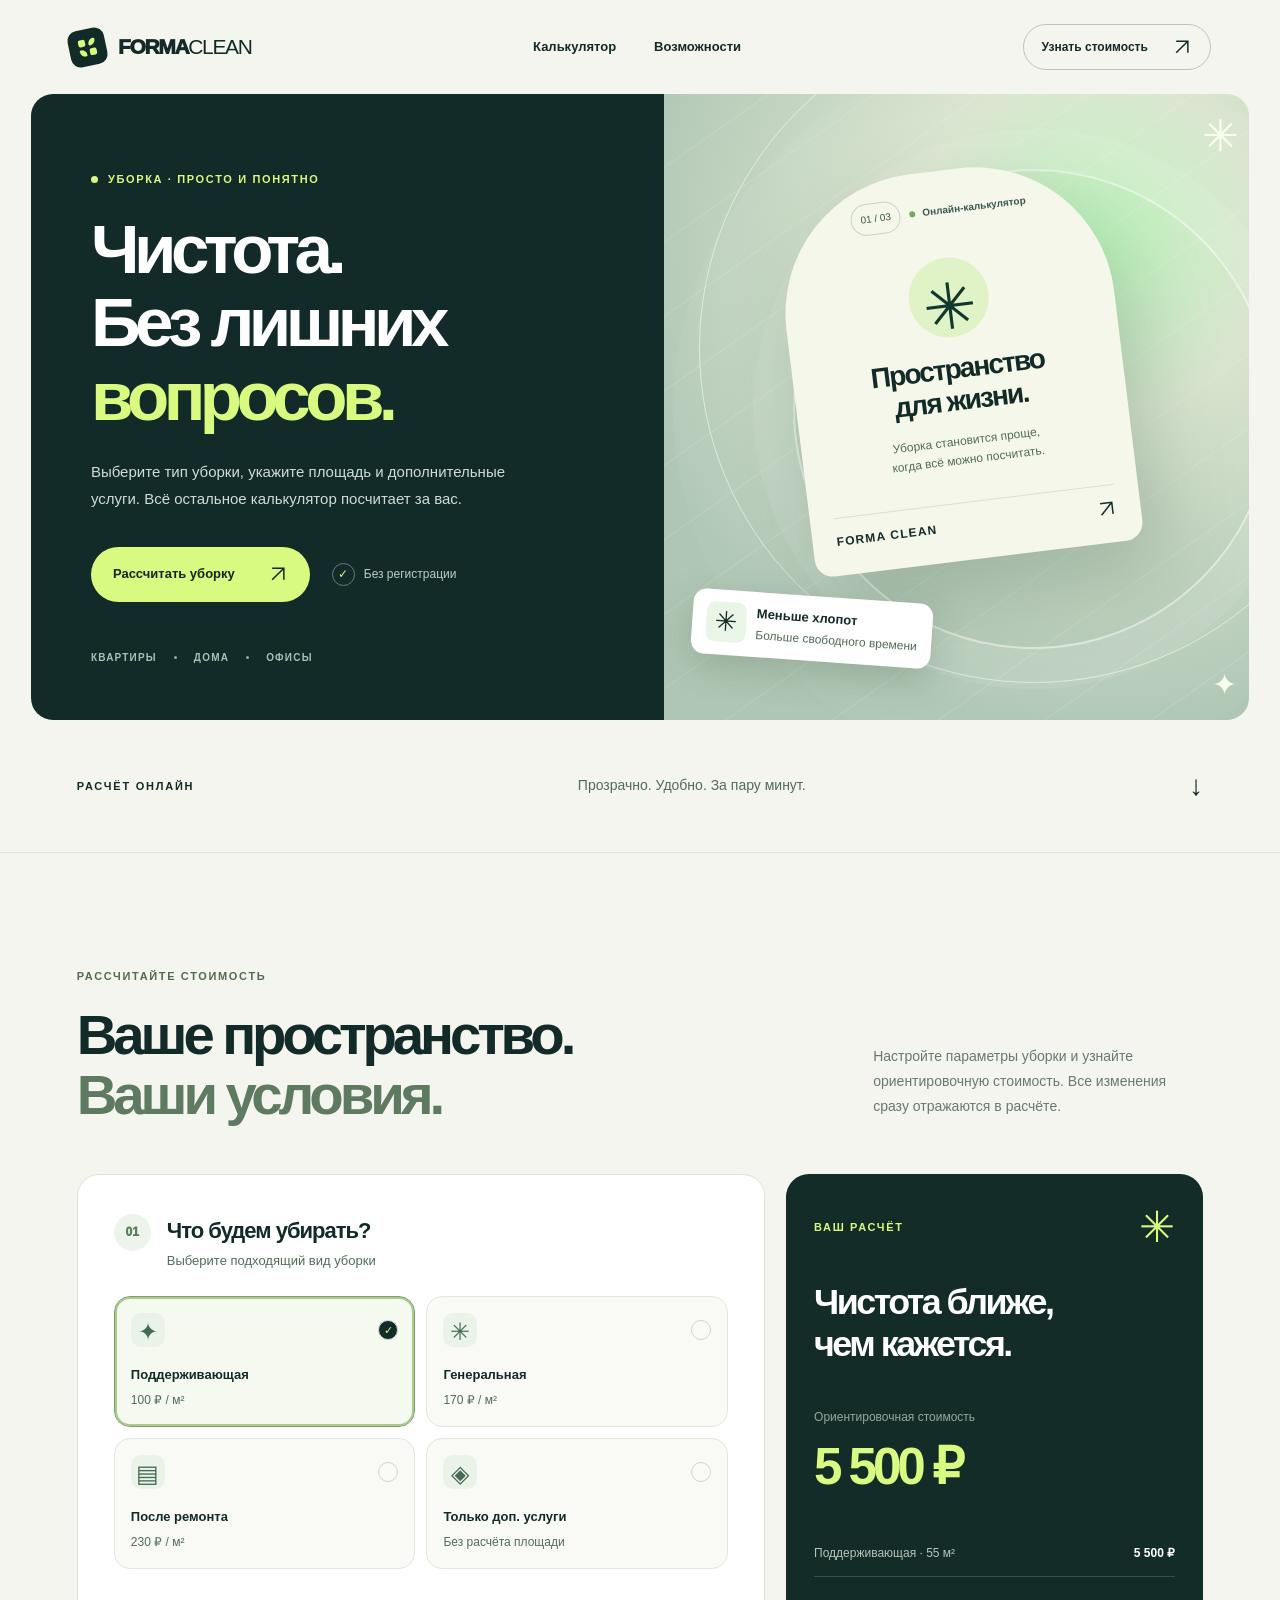
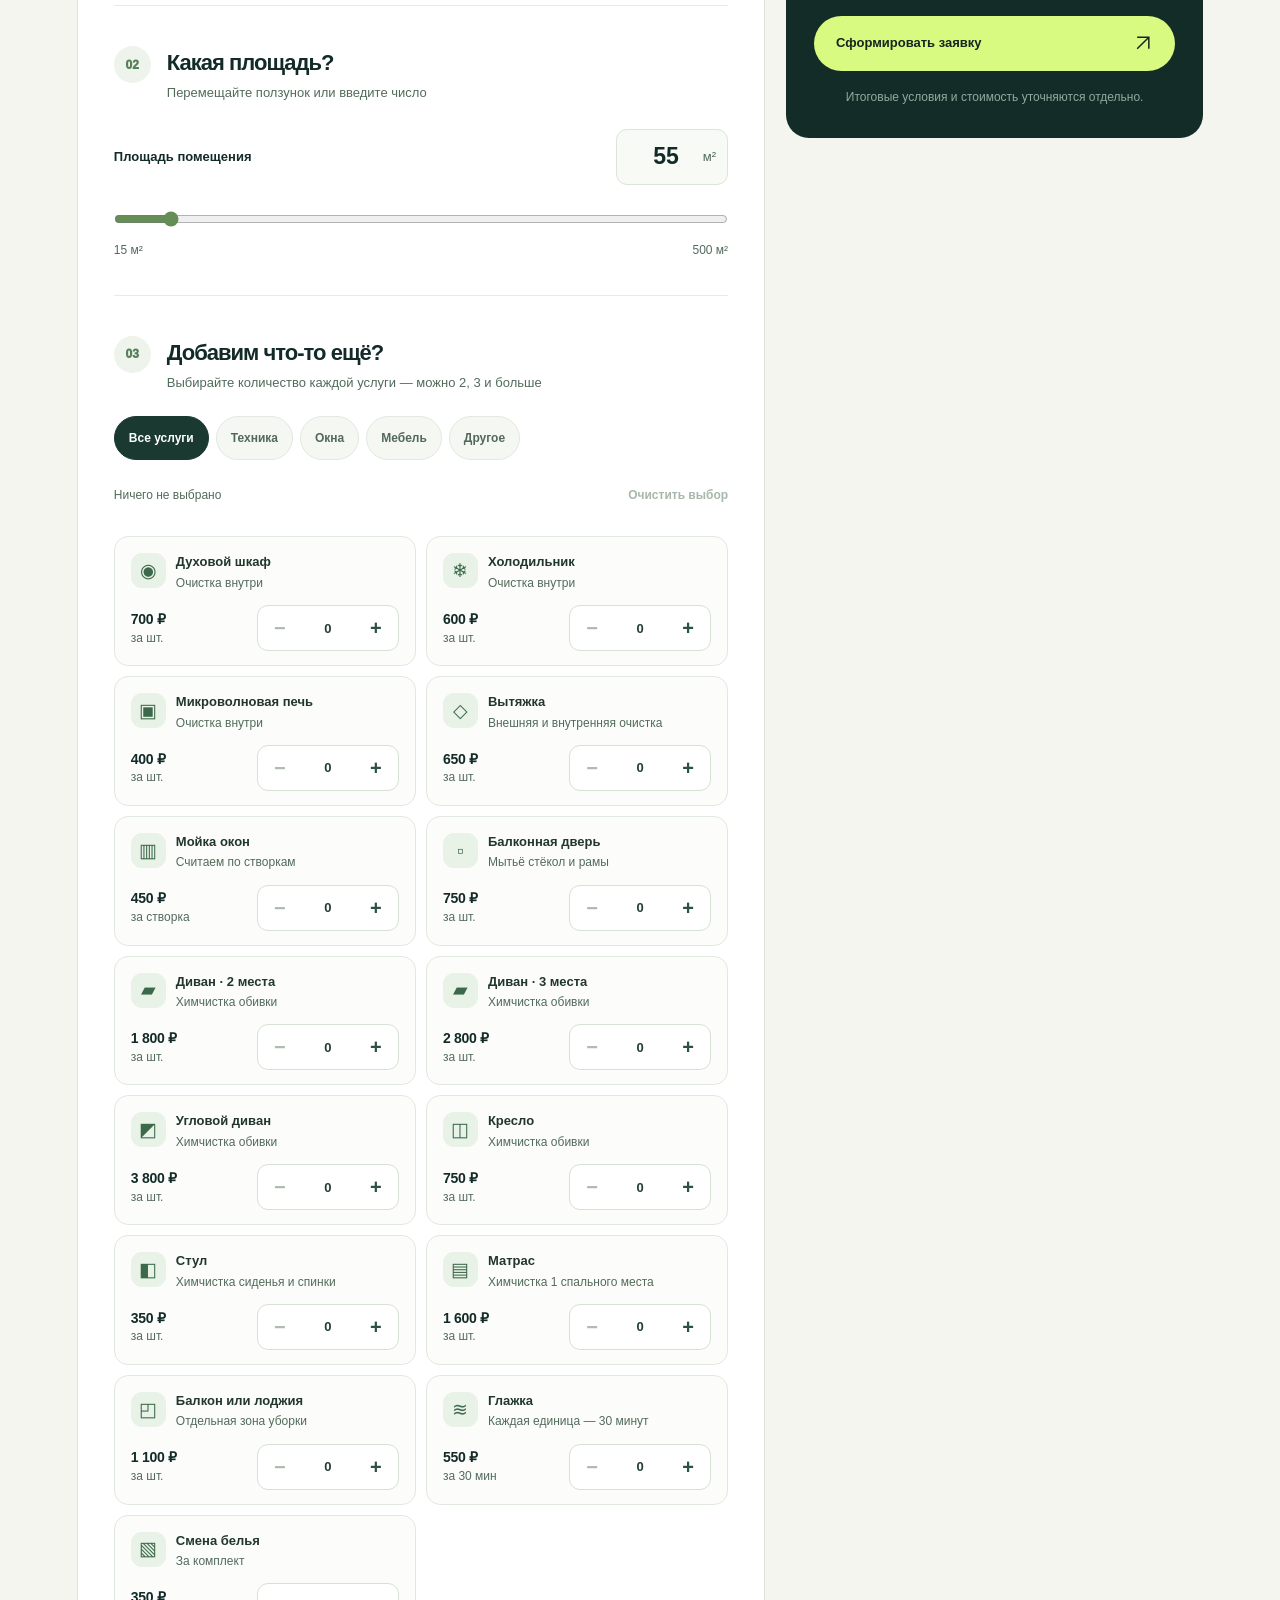
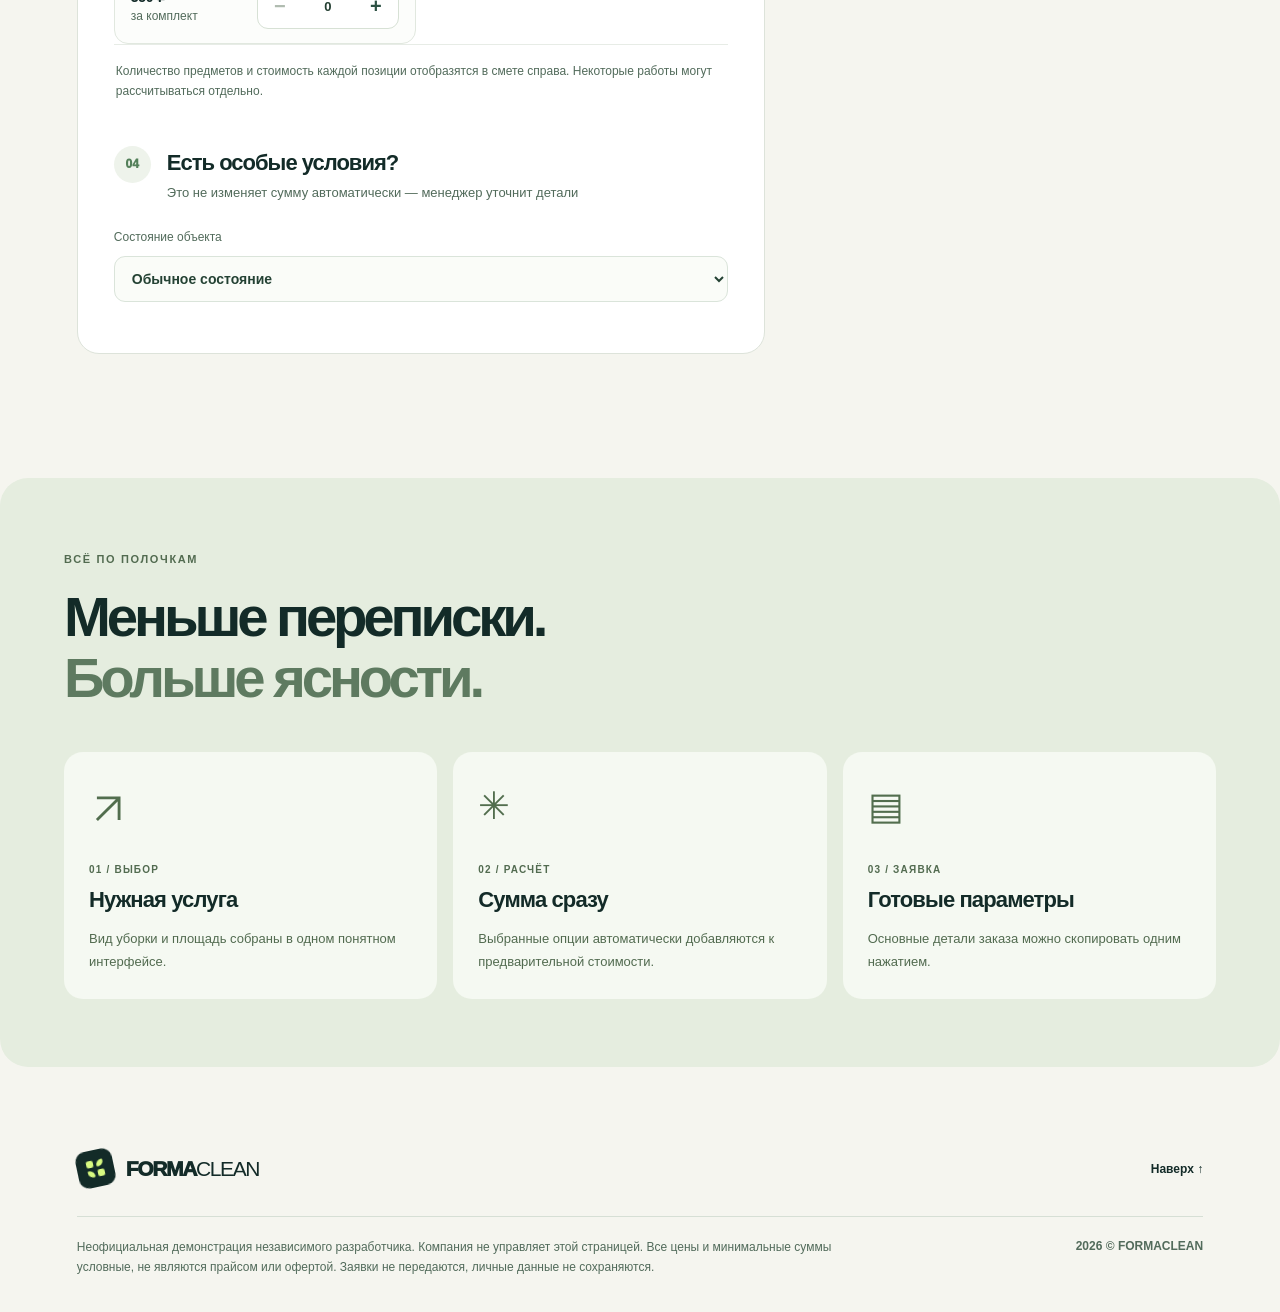
<file: index.html>
<!doctype html>
<html lang="ru">
<head>
  <meta charset="utf-8">
  <meta name="viewport" content="width=device-width, initial-scale=1">
  <meta name="theme-color" content="#142624">
  <meta name="robots" content="noindex,nofollow,noarchive">
  <meta name="description" content="Интерактивный калькулятор стоимости уборки: виды работ, площадь, дополнительные услуги и предварительная смета.">
  <title>FORMACLEAN — рассчитать уборку онлайн</title>
  <style>
:root{--ink:#132b28;--paper:#f5f5ef;--soft:#eaece4;--muted:#697873;--accent:#d8fa81;--white:#fff;--border:#dde3da}
*{box-sizing:border-box}html{scroll-behavior:smooth}body{margin:0;color:var(--ink);background:var(--paper);font:16px/1.55 Inter,ui-sans-serif,-apple-system,BlinkMacSystemFont,"Segoe UI",Arial,sans-serif;-webkit-font-smoothing:antialiased}a{color:inherit;text-decoration:none}h1,h2,h3,p{margin:0}button,input{font:inherit}button{cursor:pointer}a:focus-visible,button:focus-visible,input:focus-visible{outline:3px solid #eeb361;outline-offset:3px}button{color:inherit}.shell{overflow:hidden}.site-header,.hero,.intro-line,.calculator-section,.feature-section,.footer{max-width:1440px;margin:0 auto}
.site-header{padding:24px 5.4%;display:flex;gap:24px;justify-content:space-between;align-items:center}.wordmark{display:inline-flex;align-items:center;gap:12px;font-weight:950;font-size:21px;letter-spacing:-.065em;white-space:nowrap}.light-weight{font-weight:450}.mark{display:grid;grid-template-columns:repeat(2,7px);grid-template-rows:repeat(2,7px);gap:3px;background:var(--ink);border-radius:10px;padding:10px;transform:rotate(-12deg)}.mark i{display:block;background:var(--accent);border-radius:2px}.mark i:nth-child(2){border-radius:8px 2px 8px 2px}.mark i:nth-child(3){border-radius:2px 8px 2px 8px}.nav{display:flex;gap:38px;font-weight:650;font-size:13px}.nav a:hover{color:#648349}.header-cta{display:inline-flex;align-items:center;gap:24px;border-radius:100px;border:1px solid #b7c8b7;padding:12px 18px;font-size:12px;font-weight:800;white-space:nowrap;transition:.2s}.header-cta:hover{background:#d8efc2}.header-cta span{font-size:18px}
.hero{margin:0 auto 0;display:grid;grid-template-columns:52% 48%;min-height:615px;padding:0 2.4%}.hero-left{position:relative;background:var(--ink);color:var(--white);padding:77px 7.5% 55px 9.5%;display:flex;flex-direction:column;align-items:flex-start;justify-content:center;border-radius:22px 0 0 22px}.kicker,.overline{font-size:11px;letter-spacing:.15em;font-weight:900}.kicker{display:flex;gap:10px;align-items:center;color:var(--accent)}.dot{display:inline-block;width:7px;height:7px;background:var(--accent);border-radius:50%}.hero h1{font-size:clamp(48px,5.4vw,84px);letter-spacing:-.08em;line-height:1.06;font-weight:830;margin:25px 0 25px;max-width:710px}.hero h1 em{font-style:normal;color:var(--accent)}.hero-left>p{font-size:15px;color:#cfddd8;max-width:435px;line-height:1.8}.hero-actions{display:flex;align-items:center;gap:22px;flex-wrap:wrap;margin:35px 0 65px}.btn{border:0;border-radius:100px;padding:17px 22px;display:inline-flex;align-items:center;justify-content:space-between;gap:33px;font-weight:850;font-size:13px;line-height:1.1;transition:.2s;min-height:55px}.btn-lime{background:var(--accent);color:#17251e}.btn-lime:hover{filter:brightness(.92);transform:translateY(-2px)}.btn span{font-size:18px}.quiet-note{color:#bacdc7;font-size:12px;display:flex;gap:9px;align-items:center}.mini-check{border:1px solid #637c74;border-radius:100px;width:23px;height:23px;display:grid;place-items:center;color:var(--accent)}.hero-foot{position:absolute;bottom:46px;left:9.5%;display:flex;align-items:center;gap:17px;color:#a8c1b7;font-size:10px;letter-spacing:.12em;font-weight:750}.hero-foot b{height:3px;width:3px;border-radius:50%;background:#8aada2}.hero-right{position:relative;overflow:hidden;background:radial-gradient(circle at 73% 24%,#bdf5bc 0%,#d9e5cf 27%,#afc6b4 75%);border-radius:0 22px 22px 0;min-height:615px;isolation:isolate}.hero-texture{position:absolute;inset:0;background:repeating-linear-gradient(145deg,transparent,transparent 59px,#ffffff30 60px,#ffffff30 61px);opacity:.5}.orb{position:absolute;border:1px solid #fff8;border-radius:50%}.orb-outer{width:670px;height:670px;left:6%;top:-13%}.orb-inner{width:480px;height:480px;left:22%;top:12%;border-width:2px;box-shadow:0 0 0 40px #ffffff12,0 0 0 120px #ffffff0a}.scene-card{position:absolute;width:54%;height:74%;top:14%;left:24%;background:#f6f7eb;border-radius:170px 170px 18px 18px;display:flex;flex-direction:column;padding:26px 29px 30px;box-shadow:16px 36px 80px #31534440;transform:rotate(-7deg)}.scene-top{display:flex;justify-content:space-between;align-items:center;gap:9px}.scene-chip{font-size:10px;color:#39534b;border:1px solid #cad4c5;padding:7px 9px;border-radius:100px}.scene-indicator{font-size:9px;font-weight:750;color:#37584d;white-space:nowrap}.scene-indicator i{display:inline-block;width:6px;height:6px;background:#6caf57;border-radius:50%;margin-right:4px}.scene-main{display:flex;flex-direction:column;align-items:center;text-align:center;justify-content:center;flex:1}.scene-icon{display:grid;place-items:center;width:98px;height:98px;border-radius:50%;color:#10382d;font-size:78px;margin:0 0 18px;background:#e0f3c6}.scene-main strong{font-size:clamp(20px,2vw,31px);line-height:1.13;letter-spacing:-.065em}.scene-main>span:last-child{font-size:11px;line-height:1.6;margin-top:17px;color:#799083}.scene-bottom{border-top:1px solid #d8e1d5;padding-top:13px;display:flex;justify-content:space-between;font-size:10px;font-weight:900;letter-spacing:.1em}.scene-bottom span:last-child{font-size:19px}.floating-note{position:absolute;left:5%;bottom:14%;display:flex;align-items:center;gap:12px;border-radius:13px;background:#fff;color:var(--ink);padding:13px 19px;box-shadow:0 12px 36px #314f3534;transform:rotate(4deg)}.floating-note>span{background:#e9f5e7;border-radius:9px;width:40px;height:40px;font-size:27px;display:grid;place-items:center}.floating-note strong{display:block;font-size:12px;white-space:nowrap}.floating-note small{display:block;color:#8a988c;font-size:10px;white-space:nowrap;margin-top:2px}.spark{position:absolute;color:#f9ffed}.spark-one{font-size:70px;top:3%;right:5%}.spark-two{font-size:44px;bottom:4%;right:7%}
.intro-line{display:flex;justify-content:space-between;align-items:center;gap:18px;padding:44px 6%;border-bottom:1px solid var(--border)}.intro-line p{font-size:11px;font-weight:850;letter-spacing:.16em}.intro-line>span:nth-child(2){color:#7e9185;font-size:14px}.line-arrow{font-size:28px}
.calculator-section{padding:110px 6% 124px}.section-head{display:flex;justify-content:space-between;align-items:end;gap:40px;margin-bottom:48px}.overline{color:#6f8475}.section-head h2,.feature-top h2{font-size:clamp(41px,4.4vw,67px);letter-spacing:-.073em;line-height:1.08;margin-top:17px}.section-head h2 em,.feature-top h2 em{font-style:normal;color:#92ac94}.section-head>p{font-size:14px;line-height:1.8;color:var(--muted);max-width:330px;margin-bottom:7px}.calc-layout{display:grid;grid-template-columns:minmax(0,1.65fr) minmax(305px,1fr);align-items:start;gap:21px}.calc-form{border:1px solid var(--border);background:#fff;border-radius:22px;padding:30px 36px 15px}.form-group{padding:9px 0 36px;margin-bottom:31px;border-bottom:1px solid #e7ebe3}.last-group{border:0;margin-bottom:0}.group-heading{display:flex;gap:16px;align-items:start;margin-bottom:25px}.step{border-radius:50%;display:grid;place-items:center;flex:none;width:37px;height:37px;background:#eef3eb;color:#54805a;font-size:12px;font-weight:950}.group-heading h3{font-size:22px;letter-spacing:-.045em}.group-heading p{color:#9aa99e;font-size:13px;margin-top:3px}.service-grid{display:grid;grid-template-columns:repeat(3,minmax(0,1fr));gap:11px}.service{border:1px solid #dfe8df;background:#f9faf6;border-radius:16px;min-height:151px;padding:16px;text-align:left;display:flex;flex-direction:column;transition:.2s;min-width:0}.service:hover{transform:translateY(-3px)}.service[aria-pressed=true]{border-color:#839d71;box-shadow:0 0 0 2px #a7cc8c inset;background:#f5f9f0}.service-top{display:flex;align-items:center;justify-content:space-between;margin-bottom:20px}.service-symbol{background:#ebf3e9;color:#426c55;width:34px;height:34px;border-radius:10px;display:grid;place-items:center;font-size:24px}.service-indicator{border:1px solid #cbd8cc;border-radius:50%;width:20px;height:20px;display:grid;place-items:center;color:transparent;font-size:11px}.service[aria-pressed=true] .service-indicator{background:var(--ink);color:var(--accent)}.service strong{display:block;line-height:1.2;font-size:13px}.service small{font-size:12px;color:#8b9d91;margin-top:8px}.area-row{display:flex;justify-content:space-between;align-items:center;gap:15px}.area-row label{font-size:13px;font-weight:750}.area-field{display:flex;align-items:center;gap:7px;border:1px solid #dce5da;border-radius:11px;padding:5px 11px;background:#f8faf6}.area-field input{font-size:23px;width:68px;border:0;background:transparent;text-align:right;font-weight:850;color:var(--ink);outline:none}.area-field span{font-size:13px;color:#85998a}.range{display:block;margin:25px 0 13px;width:100%;accent-color:#648e56;cursor:pointer}.range-scale{display:flex;justify-content:space-between;font-size:11px;color:#9aa99e}.extra-grid{display:grid;grid-template-columns:repeat(2,minmax(0,1fr));gap:10px}.extra{display:flex;align-items:center;justify-content:space-between;gap:8px;border:1px solid #e3e9e0;padding:16px 17px;border-radius:12px;cursor:pointer;min-width:0;transition:.2s}.extra:hover{background:#f7faf5}.extra strong{display:block;font-size:13px}.extra small{font-size:11px;color:#90a092}.extra input{width:18px;height:18px;accent-color:#476c4b;cursor:pointer}.order-summary{background:#142c27;color:#fff;border-radius:23px;padding:32px 28px;position:sticky;top:20px;min-width:0;overflow:hidden}.summary-top{display:flex;justify-content:space-between;align-items:center}.summary-label{font-size:11px;font-weight:850;letter-spacing:.15em;color:var(--accent)}.summary-spark{font-size:43px;line-height:1;color:var(--accent)}.order-summary h3{font-size:clamp(28px,2.8vw,41px);letter-spacing:-.07em;line-height:1.17;margin:33px 0 42px}.summary-caption{color:#92a9a0;font-size:12px;margin-bottom:9px}.amount{font-size:clamp(36px,4vw,55px);font-weight:880;letter-spacing:-.08em;line-height:1.2;color:var(--accent)}.breakdown{margin:34px 0 23px}.bill-line{display:flex;justify-content:space-between;align-items:start;gap:9px;padding:13px 0;border-bottom:1px solid #35514a;font-size:12px}.bill-line span{color:#b3c5bc}.bill-line strong{white-space:nowrap;text-align:right}.summary-hr{height:16px}.summary-action{width:100%;font-size:13px}.summary-small{display:block;text-align:center;color:#91aa9e;font-size:11px;margin-top:17px;line-height:1.5}.preview{margin-top:22px;background:#e7eddf;border:1px solid #d4dfd0;border-radius:18px;padding:26px;scroll-margin-top:18px}.preview-copy h3{font-size:24px;letter-spacing:-.04em;margin:8px 0 4px}.preview-copy p{max-width:690px;font-size:13px;color:#668072}.preview pre{white-space:pre-wrap;overflow-wrap:anywhere;font:13px/1.7 ui-monospace,monospace;background:#fafcf7;padding:20px;border-radius:12px;margin:21px 0}.btn-outline{background:transparent;border:1px solid #91ad9b;gap:17px}.preview #copy-status{font-size:12px;margin-left:15px}[hidden]{display:none!important}
.feature-section{background:#e5eddf;border-radius:28px;padding:68px 5%;margin-bottom:80px}.feature-top h2{margin-bottom:43px}.feature-cards{display:grid;grid-template-columns:repeat(3,minmax(0,1fr));gap:16px}.feature-cards article{background:#f5f9f2;border-radius:19px;padding:25px;min-height:238px}.feature-icon{display:block;color:#526e4e;font-size:38px;margin-bottom:26px}.feature-num{display:block;color:#7b9777;font-size:10px;font-weight:850;letter-spacing:.12em}.feature-cards h3{font-size:22px;letter-spacing:-.04em;margin:6px 0 11px}.feature-cards p{color:#7f9285;font-size:13px;line-height:1.75}.footer{padding:0 6% 34px}.footer-upper{display:flex;justify-content:space-between;align-items:center;gap:18px;border-bottom:1px solid #d6dfd5;padding-bottom:25px}.footer-upper>a{font-size:12px;font-weight:800}.footer-bottom{display:flex;justify-content:space-between;gap:20px;align-items:start;padding-top:20px}.footer-bottom p{font-size:11px;line-height:1.7;color:#66796b;max-width:810px}.footer-bottom span{font-size:10px;font-weight:800;white-space:nowrap;color:#8c9c8f}
body[data-variant=urban]{--accent:#c8e3fd}body[data-variant=urban] .hero-right{background:radial-gradient(circle at 74% 20%,#b2daea,#afbdc8 70%)}body[data-variant=urban] .hero h1 em{color:#c8e3fd}body[data-variant=urban] .service[aria-pressed=true]{border-color:#7296bc;box-shadow:0 0 0 2px #9eb7d3 inset}body[data-variant=express]{--accent:#ffe2b2}body[data-variant=express] .hero-right{background:radial-gradient(circle at 76% 20%,#f9e9b8,#d8ab98 70%)}body[data-variant=express] .hero h1 em{color:#ffe2b2}body[data-variant=express] .service[aria-pressed=true]{border-color:#cc9d70;box-shadow:0 0 0 2px #ebc597 inset}body[data-variant=premium]{--accent:#e5d4f0}body[data-variant=premium] .hero-right{background:radial-gradient(circle at 78% 23%,#ebd5ec,#b4a5bd 74%)}body[data-variant=premium] .hero h1 em{color:#e5d4f0}body[data-variant=premium] .service[aria-pressed=true]{border-color:#ab91b8;box-shadow:0 0 0 2px #cdb2d2 inset}
@media(max-width:1000px){.hero{grid-template-columns:1fr 1fr;min-height:515px}.hero-left{padding:52px 7%}.hero-right{min-height:515px}.hero h1{font-size:clamp(46px,5vw,67px)}.scene-card{width:63%;left:17%;height:70%;top:14%}.floating-note{bottom:7%}.calc-layout{grid-template-columns:minmax(0,1.4fr) minmax(285px,1fr)}.calc-form{padding:25px}.service-grid{grid-template-columns:1fr}.service{min-height:76px;display:grid;grid-template-columns:42px 1fr;align-items:center;gap:3px 12px}.service-top{grid-row:1/3;margin:0}.service-indicator{display:none}.service small{margin:0}.extra-grid{grid-template-columns:1fr}.site-header{padding:21px 4%}.nav{gap:20px}}
@media(max-width:750px){.site-header{padding:16px 5%;gap:10px}.nav{display:none}.wordmark{font-size:19px}.header-cta{padding:10px 12px;gap:8px;font-size:10px}.hero{display:flex;flex-direction:column;padding:0 3%;min-height:0}.hero-left{border-radius:20px 20px 0 0;padding:50px 8% 75px;min-height:480px}.hero h1{font-size:clamp(47px,8.6vw,76px)}.hero-right{border-radius:0 0 20px 20px;min-height:330px}.scene-card{height:78%;width:42%;top:12%;left:30%;border-radius:120px 120px 13px 13px}.scene-main .scene-icon{height:64px;width:64px;font-size:54px;margin-bottom:11px}.scene-main strong{font-size:22px}.scene-main>span:last-child{font-size:10px}.floating-note{left:12%;bottom:8%}.hero-foot{bottom:30px;left:8%}.intro-line{padding:27px 6%}.intro-line>span:nth-child(2){display:none}.calculator-section{padding:75px 5% 80px}.section-head{display:block}.section-head>p{margin-top:18px;max-width:550px}.calc-layout{grid-template-columns:1fr}.order-summary{position:static}.service-grid{grid-template-columns:repeat(3,minmax(0,1fr))}.service{min-height:145px;display:flex}.service-top{margin-bottom:15px}.service-indicator{display:grid}.extra-grid{grid-template-columns:repeat(2,minmax(0,1fr))}.feature-section{margin:0 3% 45px;padding:42px 5%}.feature-cards{grid-template-columns:1fr}.feature-cards article{min-height:0;padding:23px}.feature-icon{margin-bottom:11px}.feature-section h2{font-size:40px}.footer{padding:0 5% 22px}.footer-bottom{flex-direction:column;gap:9px}}
@media(max-width:460px){.site-header{padding:16px 4%}.wordmark{font-size:16px;gap:8px}.mark{grid-template-columns:repeat(2,6px);grid-template-rows:repeat(2,6px);padding:7px;border-radius:7px}.hero-left{min-height:492px;padding:43px 7% 68px}.hero h1{font-size:clamp(46px,12vw,62px)}.hero-left>p{font-size:14px}.hero-actions{margin:24px 0 66px}.hero-right{min-height:280px}.scene-card{left:25%;width:52%;padding:15px;transform:rotate(-5deg)}.scene-chip,.scene-indicator{font-size:7px}.scene-main>span:last-child{display:none}.scene-main strong{font-size:21px}.scene-icon{width:52px;height:52px;font-size:43px}.floating-note{padding:10px;left:5%;bottom:6%}.floating-note small{font-size:8px}.floating-note>span{width:30px;height:30px}.intro-line{padding:25px 7%}.calculator-section{padding:64px 4% 65px}.section-head h2{font-size:43px}.calc-form{padding:20px 16px 0}.group-heading h3{font-size:19px}.group-heading{gap:10px}.service-grid{grid-template-columns:1fr}.service{min-height:82px;display:grid;grid-template-columns:35px 1fr auto;gap:2px 10px}.service-top{grid-column:1;grid-row:1/3}.service strong{grid-column:2;grid-row:1}.service small{grid-column:2;grid-row:2;margin:0}.service-indicator{display:none}.extra-grid{grid-template-columns:1fr}.order-summary{padding:27px 22px}.feature-top h2{font-size:36px}.footer-bottom p{font-size:10px}}

/* v3 · categories, quantity steppers and detailed extras */
.service-grid{grid-template-columns:repeat(2,minmax(0,1fr))}
.service{min-height:131px}
#area-group[hidden]{display:none!important}
.extra-toolbar{margin:-2px 0 19px}
.extra-filters{display:flex;flex-wrap:wrap;gap:7px}
.extra-filter{padding:10px 14px;background:#f5f7f3;border:1px solid #e2e9de;color:#52695a;border-radius:100px;font-weight:750;font-size:12px;transition:background .18s,color .18s}
.extra-filter:hover{background:#e7eddf}.extra-filter[aria-pressed=true]{color:#fff;background:#1a3a31;border-color:#1a3a31}
.extra-toolbar-bottom{display:flex;align-items:center;justify-content:space-between;gap:12px;margin:13px 0 0;font-size:12px;color:#778b7d}
.reset-extras{padding:4px 0;border:0;background:transparent;color:#315f4e;font-size:12px;font-weight:800;text-decoration:underline;text-underline-offset:3px}
.reset-extras:disabled{color:#a7b8aa;cursor:default;text-decoration:none}
.extra-grid{grid-template-columns:repeat(2,minmax(0,1fr));gap:10px}
.extra{display:flex;flex-direction:column;align-items:stretch;justify-content:space-between;gap:14px;border:1px solid #e1e8df;padding:16px 16px 14px;border-radius:14px;background:#fcfdfb;min-width:0;transition:background .2s,border-color .2s,box-shadow .2s}
.extra:hover{background:#f9fcf7}.extra.has-count{border-color:#91aa7b;background:#f2f8e8;box-shadow:0 0 0 1px #d9e7cc inset}
.extra-header{display:flex;align-items:flex-start;gap:10px}
.extra-symbol{display:grid;place-items:center;flex:none;width:35px;height:35px;border-radius:11px;background:#e9f2e6;color:#3c694c;font-size:19px}
.extra-name{min-width:0}.extra-name strong{display:block;color:#21372c;font-size:13px;line-height:1.35}.extra-name small{display:block;font-size:11px;color:#8ba091;margin-top:4px;line-height:1.35}
.extra-bottom{display:flex;align-items:center;justify-content:space-between;gap:8px;flex-wrap:wrap}
.extra-price{display:flex;flex-direction:column;line-height:1.4}.extra-price strong{font-size:14px;letter-spacing:-.02em}.extra-price span{font-size:10px;color:#8ba091}
.qty-stepper{display:flex;align-items:center;border-radius:11px;border:1px solid #d7e1d5;background:#fff;overflow:hidden;min-width:114px;height:38px}
.qty-stepper button{font-size:20px;line-height:1;flex:none;border:0;background:transparent;color:#2d5144;width:32px;height:100%;font-weight:600}
.qty-stepper button:disabled{color:#afbbaf;cursor:default}.qty-stepper button:not(:disabled):hover{background:#e8f4e0}
.qty-stepper input{font-weight:750;font-size:13px;text-align:center;min-width:0;width:48px;flex:1;border:0;background:transparent;color:#243f32;appearance:textfield;-moz-appearance:textfield;outline-offset:-2px;padding:0}
.qty-stepper input::-webkit-outer-spin-button,.qty-stepper input::-webkit-inner-spin-button{-webkit-appearance:none;margin:0}
.extra-hint{border-top:1px solid #e7ece6;font-size:11px;color:#8da095;line-height:1.6;padding:17px 2px 0}
.condition-field{font-size:12px;color:#829186;display:flex;flex-direction:column;gap:9px}
.condition-field select{font:inherit;font-size:14px;font-weight:650;color:#244234;padding:13px;border-radius:11px;border:1px solid #dae4da;background:#fafcf8;width:100%;cursor:pointer}
.summary-note{font-size:11px;background:#335048;color:#deebdd;border-radius:9px;padding:12px;margin:11px 0}
.bill-line{align-items:start}.bill-line .qty-detail{font-size:10px;opacity:.82;font-weight:400}
.empty-extra-state{background:#f5f9f2;padding:20px;color:#69806c;border-radius:12px;grid-column:1/-1;font-size:13px}
@media(max-width:1000px){.service-grid{grid-template-columns:repeat(2,minmax(0,1fr))}.service{display:flex;min-height:128px}.service-top{margin-bottom:7px}}
@media(max-width:750px){.extra-grid{grid-template-columns:repeat(2,minmax(0,1fr))}.service-grid{grid-template-columns:repeat(2,minmax(0,1fr))}}
@media(max-width:530px){.extra-grid{grid-template-columns:1fr}.service-grid{grid-template-columns:1fr}.extra{gap:12px;padding:16px}.extra-bottom{flex-wrap:nowrap}.extra-filter{padding:9px 11px;font-size:11px}}

/* UI audit #8: reserve separate flow space for the tilted card and its note. */
.shell{overflow:clip}
.hero-left,.hero-right,.calc-form,.group-heading>div{min-width:0}
.hero-actions{margin-bottom:32px}
.hero-foot{position:static;margin-top:auto;padding-top:16px;flex-wrap:wrap}
.hero-right{display:flex;flex-direction:column;align-items:center;justify-content:center;gap:36px;padding:48px 28px 32px}
.scene-card{position:relative;top:auto;left:auto;width:min(88%,330px);height:auto;min-height:390px;flex:none;padding:24px;border-radius:140px 140px 18px 18px;transform:rotate(-7deg)}
.scene-top{flex-wrap:wrap;justify-content:center}
.scene-chip{font-size:10px}
.scene-indicator{font-size:10px}
.scene-main{margin-top:24px}
.scene-main .scene-icon{width:80px;height:80px;font-size:64px;margin-bottom:16px}
.scene-main strong{font-size:28px}
.scene-main>span:last-child{display:block;font-size:12px;color:#516c5a;margin-top:16px}
.scene-bottom{margin-top:24px;flex:none;font-size:12px;align-items:center;gap:12px}
.scene-bottom>span:first-child{white-space:nowrap}
.floating-note{position:relative;left:auto;bottom:auto;align-self:flex-start;max-width:100%;padding:12px 14px;gap:10px;flex:none;transform:rotate(4deg)}
.floating-note>span{flex:none}
.floating-note strong{font-size:13px;white-space:normal}
.floating-note small{font-size:12px;color:#526b59;white-space:normal}
.spark-one{top:8px;right:10px;font-size:44px}
.spark-two{bottom:12px;right:12px;font-size:30px}
.site-header{flex-wrap:wrap}
.site-header .wordmark{min-height:44px}
.nav a,.footer-upper>a{display:inline-flex;align-items:center;min-height:44px}
.header-cta{min-height:44px;font-size:12px}
.service strong,.extra-name,.bill-line span{overflow-wrap:anywhere}
.service-top{width:100%}
.service strong,.service small{width:100%}
.service{gap:0}
.area-row{flex-wrap:wrap}
.area-field{margin-left:auto}
.area-field input{min-height:44px}
.range{min-height:44px;margin:12px 0 0}
.extra-toolbar-bottom{flex-wrap:wrap}
.extra-filter,.reset-extras{min-height:44px;font-size:12px}
.extra-bottom{flex-wrap:wrap}
.qty-stepper{height:46px;min-width:142px;overflow:visible}
.qty-stepper button{width:44px;border-radius:10px}
.qty-stepper input{width:52px;height:44px;cursor:text}
.qty-stepper :focus-visible{outline-offset:-3px}
select:focus-visible{outline:3px solid #eeb361;outline-offset:3px}
.area-field:focus-within{outline:3px solid #b57524;outline-offset:3px}
.group-heading p,.range-scale,.service small,.extra-name small,.extra-price span,.extra-hint,.condition-field,.extra-toolbar-bottom{color:#526b5b}
.overline,.feature-num,.feature-cards p{color:#526b50}
.section-head h2 em,.feature-top h2 em{color:#5e7a60}
.footer-bottom p,.footer-bottom span,.preview-copy p,.intro-line>span:nth-child(2),.empty-extra-state{color:#526b5b}
.extra-name small,.extra-price span,.extra-hint,.range-scale,.footer-bottom p,.footer-bottom span,.summary-note{font-size:12px}
.bill-line{flex-wrap:wrap}
.bill-line span{flex:1 1 160px}
.bill-line strong{margin-left:auto}
.order-summary{position:static}
.preview #copy-status{display:block;margin:12px 0 0}
button:disabled{cursor:default}
.summary-action:disabled{opacity:.65}
.arrow-icon{width:20px;height:20px;display:inline-block;flex:none;vertical-align:middle}
.feature-icon .arrow-icon{width:38px;height:38px}
.area-field span{color:#526b5b}
.summary-caption,.summary-small{font-size:12px}
.order-summary.is-sticky{position:sticky}
@media(max-width:1000px){.service-grid,.extra-grid{grid-template-columns:1fr}.service{min-height:112px}}
@media(max-width:750px){
  .hero-left{padding-bottom:36px}
  .hero-right{min-height:0;padding:40px 24px 30px;gap:32px}
  .scene-card{width:min(88%,300px);min-height:350px}
  .scene-main strong{font-size:26px}
  .service-grid{grid-template-columns:repeat(2,minmax(0,1fr))}
  .service{display:flex;min-height:145px}
  .service-top{margin-bottom:15px}
  .extra-grid{grid-template-columns:1fr}
}
@media(max-width:530px){
  .service-grid{grid-template-columns:1fr}
  .service{min-height:118px}
}
@media(max-width:460px){
  .hero-right{padding:36px 20px 26px}
  .scene-card{width:min(90%,280px);padding:20px;min-height:340px}
  .scene-main .scene-icon{width:64px;height:64px;font-size:54px}
  .scene-main strong{font-size:24px}
  .hero-left{padding-bottom:30px}
  .hero-actions{margin-bottom:22px}
  .hero-foot{font-size:10px;gap:12px}
  .kicker{font-size:10px;letter-spacing:.1em}
  .header-cta{white-space:normal;gap:8px;padding:10px 12px}
  .section-head h2{font-size:clamp(32px,8.7vw,40px)}
  .footer-bottom p{font-size:12px}
}
@media(max-width:350px){
  .site-header{gap:8px}
  .header-cta{font-size:11px;max-width:120px}
  .hero-right{padding-inline:18px}
  .floating-note{padding:10px;gap:8px}
  .floating-note>span{width:30px;height:30px}
  .scene-card{width:92%;padding:18px}
  .scene-main strong{font-size:23px}
}
@media(prefers-reduced-motion:reduce){
  html{scroll-behavior:auto}
  *,*::before,*::after{animation:none!important;transition:none!important;scroll-behavior:auto!important}
  .btn-lime:hover,.service:hover{transform:none}
}

</style>
</head>
<body>
  <div class="shell">
    <header class="site-header" id="top">
      <a href="#top" class="wordmark" aria-label="FORMACLEAN — на главную"><span class="mark" aria-hidden="true"><i></i><i></i><i></i><i></i></span><span>FORMA<span class="light-weight">CLEAN</span></span></a>
      <nav class="nav" aria-label="Основное меню"><a href="#calculator">Калькулятор</a><a href="#features">Возможности</a></nav>
      <a class="header-cta" href="#calculator">Узнать стоимость <svg class="arrow-icon" viewBox="0 0 24 24" fill="none" stroke="currentColor" stroke-width="1.8" aria-hidden="true"><path d="M5 19 19 5M5 5h14v14"/></svg></a>
    </header>
    <main>
      <section class="hero" aria-labelledby="hero-title">
        <div class="hero-left">
          <div class="kicker"><span class="dot"></span> УБОРКА · ПРОСТО И ПОНЯТНО</div>
          <h1 id="hero-title">Чистота.<br>Без лишних<br><em>вопросов.</em></h1>
          <p>Выберите тип уборки, укажите площадь и дополнительные услуги. Всё остальное калькулятор посчитает за вас.</p>
          <div class="hero-actions"><a href="#calculator" class="btn btn-lime">Рассчитать уборку <svg class="arrow-icon" viewBox="0 0 24 24" fill="none" stroke="currentColor" stroke-width="1.8" aria-hidden="true"><path d="M5 19 19 5M5 5h14v14"/></svg></a><span class="quiet-note"><span class="mini-check" aria-hidden="true">✓</span> Без регистрации</span></div>
          <div class="hero-foot"><span>КВАРТИРЫ</span><b></b><span>ДОМА</span><b></b><span>ОФИСЫ</span></div>
        </div>
        <div class="hero-right" aria-hidden="true">
          <div class="hero-texture"></div><div class="orb orb-outer"></div><div class="orb orb-inner"></div><div class="spark spark-one">✳</div><div class="spark spark-two">✦</div>
          <div class="scene-card"><div class="scene-top"><span class="scene-chip">01 / 03</span><span class="scene-indicator"><i></i> Онлайн-калькулятор</span></div><div class="scene-main"><span class="scene-icon">✳</span><strong>Пространство<br>для жизни.</strong><span>Уборка становится проще,<br>когда всё можно посчитать.</span></div><div class="scene-bottom"><span>FORMA CLEAN</span><svg class="arrow-icon" viewBox="0 0 24 24" fill="none" stroke="currentColor" stroke-width="1.8" aria-hidden="true"><path d="M5 19 19 5M5 5h14v14"/></svg></div></div>
          <div class="floating-note"><span>✳</span><div><strong>Меньше хлопот</strong><small>Больше свободного времени</small></div></div>
        </div>
      </section>
      <section class="intro-line"><p>РАСЧЁТ ОНЛАЙН</p><span>Прозрачно. Удобно. За пару минут.</span><span class="line-arrow">↓</span></section>
      <section class="calculator-section" id="calculator" aria-labelledby="calc-heading">
        <div class="section-head"><div><span class="overline">РАССЧИТАЙТЕ СТОИМОСТЬ</span><h2 id="calc-heading">Ваше пространство.<br><em>Ваши условия.</em></h2></div><p>Настройте параметры уборки и узнайте ориентировочную стоимость. Все изменения сразу отражаются в расчёте.</p></div>
        <div class="calc-layout">
          <div class="calc-form">
            <div class="form-group"><div class="group-heading"><span class="step">01</span><div><h3>Что будем убирать?</h3><p>Выберите подходящий вид уборки</p></div></div><div id="services" class="service-grid" role="group" aria-label="Виды уборки"></div></div>
            <div class="form-group" id="area-group"><div class="group-heading"><span class="step">02</span><div><h3>Какая площадь?</h3><p>Перемещайте ползунок или введите число</p></div></div><div class="area-row"><label for="area">Площадь помещения</label><div class="area-field"><input id="area" type="number" inputmode="numeric" min="15" max="500" step="1" value="55" aria-describedby="area-hint"><span>м²</span></div></div><input id="range" class="range" type="range" min="15" max="500" step="1" value="55" aria-label="Площадь, ползунок"><div id="area-hint" class="range-scale"><span>15 м²</span><span>500 м²</span></div></div>
            <div class="form-group last-group"><div class="group-heading"><span class="step">03</span><div><h3>Добавим что-то ещё?</h3><p>Выбирайте количество каждой услуги — можно 2, 3 и больше</p></div></div>
              <div class="extra-toolbar"><div id="extra-filters" class="extra-filters" role="group" aria-label="Категории дополнительных услуг"></div><div class="extra-toolbar-bottom"><span id="selected-counter" aria-live="polite">Ничего не выбрано</span><button id="reset-extras" type="button" class="reset-extras" disabled>Очистить выбор</button></div></div>
              <div id="extras" class="extra-grid" aria-live="off"></div>
              <div class="extra-hint">Количество предметов и стоимость каждой позиции отобразятся в смете справа. Некоторые работы могут рассчитываться отдельно.</div>
            </div>
            <div class="form-group last-group"><div class="group-heading"><span class="step">04</span><div><h3>Есть особые условия?</h3><p>Это не изменяет сумму автоматически — менеджер уточнит детали</p></div></div>
              <label class="condition-field" for="condition">Состояние объекта <select id="condition"><option value="Обычное состояние">Обычное состояние</option><option value="Сильные загрязнения">Сильные загрязнения</option><option value="Есть домашние животные">Есть домашние животные</option><option value="Нужна срочная уборка">Нужна срочная уборка</option><option value="Другие особенности">Другие особенности</option></select></label>
            </div>
          </div>
          <aside class="order-summary" aria-labelledby="summary-heading"><div class="summary-top"><span class="summary-label">ВАШ РАСЧЁТ</span><span class="summary-spark">✳</span></div><h3 id="summary-heading">Чистота ближе,<br>чем кажется.</h3><p class="summary-caption">Ориентировочная стоимость</p><div class="amount" id="total" aria-live="polite">—</div><div id="breakdown" class="breakdown"></div><div id="summary-note" class="summary-note" hidden>При нестандартных условиях итог уточняется менеджером.</div><div class="summary-hr"></div><button class="btn btn-lime summary-action" id="generate" type="button">Сформировать заявку <svg class="arrow-icon" viewBox="0 0 24 24" fill="none" stroke="currentColor" stroke-width="1.8" aria-hidden="true"><path d="M5 19 19 5M5 5h14v14"/></svg></button><span class="summary-small">Итоговые условия и стоимость уточняются отдельно.</span></aside>
        </div>
        <div id="order-preview" class="preview" hidden tabindex="-1" aria-live="polite"><div class="preview-copy"><span class="overline">ПОДГОТОВЛЕННАЯ ЗАЯВКА</span><h3>Всё готово к обсуждению</h3><p>Можно скопировать данные и отправить их в удобном вам канале. На этом сайте заявка не отправляется автоматически.</p></div><pre id="preview-text"></pre><button id="copy" class="btn btn-outline" type="button">Скопировать заявку <svg class="arrow-icon" viewBox="0 0 24 24" fill="none" stroke="currentColor" stroke-width="1.8" aria-hidden="true"><path d="M5 19 19 5M5 5h14v14"/></svg></button><span id="copy-status" role="status"></span></div>
      </section>
      <section id="features" class="feature-section"><div class="feature-top"><span class="overline">ВСЁ ПО ПОЛОЧКАМ</span><h2>Меньше переписки.<br><em>Больше ясности.</em></h2></div><div class="feature-cards"><article><span class="feature-icon"><svg class="arrow-icon" viewBox="0 0 24 24" fill="none" stroke="currentColor" stroke-width="1.8" aria-hidden="true"><path d="M5 19 19 5M5 5h14v14"/></svg></span><span class="feature-num">01 / ВЫБОР</span><h3>Нужная услуга</h3><p>Вид уборки и площадь собраны в одном понятном интерфейсе.</p></article><article><span class="feature-icon">✳</span><span class="feature-num">02 / РАСЧЁТ</span><h3>Сумма сразу</h3><p>Выбранные опции автоматически добавляются к предварительной стоимости.</p></article><article><span class="feature-icon">▤</span><span class="feature-num">03 / ЗАЯВКА</span><h3>Готовые параметры</h3><p>Основные детали заказа можно скопировать одним нажатием.</p></article></div></section>
    </main>
    <footer class="footer"><div class="footer-upper"><div class="wordmark"><span class="mark" aria-hidden="true"><i></i><i></i><i></i><i></i></span><span>FORMA<span class="light-weight">CLEAN</span></span></div><a href="#top">Наверх ↑</a></div><div class="footer-bottom"><p id="legal-note">Неофициальная демонстрация независимого разработчика. Компания не управляет этой страницей. Все цены и минимальные суммы условные, не являются прайсом или офертой. Заявки не передаются, личные данные не сохраняются.</p><span>2026 © FORMACLEAN</span></div></footer>
  </div>
  <script>
'use strict';
// Pure quote calculation module, usable from a browser or Node tests.
// Prices are illustrative and are NOT associated with any named cleaning company.
(function (root, create) {
  const api = create();
  if (typeof module === 'object' && module.exports) module.exports = api;
  root.CLEANING_PRICING = api;
})(typeof globalThis !== 'undefined' ? globalThis : this, function () {
  const clamp = (value, max=20) => {
    const n = Number(value);
    if (!Number.isFinite(n)) return 0;
    return Math.min(max, Math.max(0, Math.trunc(n)));
  };
  function calculate(catalog, selection) {
    const service = catalog.services.find(s=>s.id === selection.service);
    if (!service) throw new Error('Неизвестный тип уборки');
    const area = Math.min(500, Math.max(15, Math.round(Number(selection.area) || 15)));
    const base = service.perSqm * (service.perSqm ? area : 0);
    const extras = catalog.extras.map(e=>({
      ...e,
      count: clamp(selection.quantities?.[e.id], e.max || 20)
    })).filter(e=>e.count > 0).map(e=>({...e, subtotal:e.price * e.count}));
    const extrasTotal = extras.reduce((total, item)=>total+item.subtotal,0);
    const hasSelection = Boolean(service.perSqm) || extras.length > 0;
    const subtotal = base + extrasTotal;
    const total = hasSelection ? Math.max(catalog.minimum,subtotal) : 0;
    return {service, area,base,extras,extrasTotal,subtotal,minimumAdjustment:hasSelection ? total-subtotal:0,total,hasSelection};
  }
  function correctUnit(unit,count){
    const m=count%10, h=count%100;
    const form=(one,few,many)=>m===1&&h!==11?one:m>=2&&m<=4&&(h<12||h>14)?few:many;
    if(unit==='створка')return form('створка','створки','створок');
    if(unit==='комплект')return form('комплект','комплекта','комплектов');
    return unit;
  }
  function summaryLines(quote, condition='Обычное состояние') {
    const result = [
      'Услуга: '+quote.service.name,
      ... (quote.service.perSqm ? ['Площадь: '+quote.area+' м²'] : []),
      'Дополнительные работы:'
    ];
    if (!quote.extras.length) result.push('— нет');
    quote.extras.forEach(e=>result.push('— '+e.name+': '+e.count+' '+correctUnit(e.unit,e.count)+' × '+e.price+' ₽ = '+e.subtotal+' ₽'));
    result.push('Условия: '+condition);
    if (quote.minimumAdjustment) result.push('Доплата до минимального заказа: '+quote.minimumAdjustment+' ₽');
    result.push('Предварительная сумма: '+quote.total+' ₽');
    result.push('Итоговые условия и стоимость необходимо согласовать с исполнителем.');
    return result;
  }
  return Object.freeze({clamp,calculate,summaryLines});
});

</script>
  <script>
'use strict';
// FORMACLEAN showroom; every amount below is invented for illustration.
const BASE_SERVICES = [
  {id:'regular',name:'Поддерживающая',perSqm:100,symbol:'✦'},
  {id:'deep',name:'Генеральная',perSqm:170,symbol:'✳'},
  {id:'renovation',name:'После ремонта',perSqm:230,symbol:'▤'},
  {id:'items',name:'Только доп. услуги',perSqm:0,symbol:'◈'}
];
const BASE_EXTRAS = [
  {id:'oven',name:'Духовой шкаф',desc:'Очистка внутри',category:'kitchen',symbol:'◉',unit:'шт.',price:700},
  {id:'fridge',name:'Холодильник',desc:'Очистка внутри',category:'kitchen',symbol:'❄',unit:'шт.',price:600},
  {id:'microwave',name:'Микроволновая печь',desc:'Очистка внутри',category:'kitchen',symbol:'▣',unit:'шт.',price:400},
  {id:'hood',name:'Вытяжка',desc:'Внешняя и внутренняя очистка',category:'kitchen',symbol:'◇',unit:'шт.',price:650},
  {id:'windows',name:'Мойка окон',desc:'Считаем по створкам',category:'windows',symbol:'▥',unit:'створка',price:450},
  {id:'balcony-door',name:'Балконная дверь',desc:'Мытьё стёкол и рамы',category:'windows',symbol:'▫',unit:'шт.',price:750},
  {id:'sofa-2',name:'Диван · 2 места',desc:'Химчистка обивки',category:'furniture',symbol:'▰',unit:'шт.',price:1800},
  {id:'sofa-3',name:'Диван · 3 места',desc:'Химчистка обивки',category:'furniture',symbol:'▰',unit:'шт.',price:2800},
  {id:'sofa-corner',name:'Угловой диван',desc:'Химчистка обивки',category:'furniture',symbol:'◩',unit:'шт.',price:3800},
  {id:'armchair',name:'Кресло',desc:'Химчистка обивки',category:'furniture',symbol:'◫',unit:'шт.',price:750},
  {id:'chair',name:'Стул',desc:'Химчистка сиденья и спинки',category:'furniture',symbol:'◧',unit:'шт.',price:350},
  {id:'mattress',name:'Матрас',desc:'Химчистка 1 спального места',category:'furniture',symbol:'▤',unit:'шт.',price:1600},
  {id:'balcony',name:'Балкон или лоджия',desc:'Отдельная зона уборки',category:'other',symbol:'◰',unit:'шт.',price:1100},
  {id:'ironing',name:'Глажка',desc:'Каждая единица — 30 минут',category:'other',symbol:'≋',unit:'30 мин',price:550},
  {id:'linen',name:'Смена белья',desc:'За комплект',category:'other',symbol:'▧',unit:'комплект',price:350}
];
const VARIANTS = Object.freeze({
  calm:{accent:'#d8fa81',minimum:2500,factor:1},
  urban:{accent:'#c8e3fd',minimum:3000,factor:1.1},
  express:{accent:'#ffe2b2',minimum:2200,factor:.95},
  premium:{accent:'#e5d4f0',minimum:3500,factor:1.25}
});
const CATEGORIES = [
  {id:'all',name:'Все услуги'},
  {id:'kitchen',name:'Техника'},
  {id:'windows',name:'Окна'},
  {id:'furniture',name:'Мебель'},
  {id:'other',name:'Другое'}
];
const $=id=>document.getElementById(id);
const query=new URLSearchParams(location.search);
const requested=query.get('variant') || window.__PRESENTATION?.variant || 'calm';
const current=Object.hasOwn(VARIANTS,requested)?requested:'calm';
const option=VARIANTS[current];
const catalog={
  minimum:option.minimum,
  services:BASE_SERVICES.map(s=>({...s,perSqm:Math.round(s.perSqm*option.factor)})),
  extras:BASE_EXTRAS.map(e=>({...e,price:Math.round(e.price*option.factor/10)*10,max:e.category==='windows'?99:30}))
};
const company=(query.get('for')||window.__PRESENTATION?.company||'').trim().slice(0,70).replace(/[\u0000-\u001f\u007f]/g,'');
const state={service:'regular',area:55,quantities:{},filter:'all',condition:'Обычное состояние'};
const {calculate,clamp,summaryLines}=window.CLEANING_PRICING;
const money=n=>Math.round(n).toLocaleString('ru-RU')+' ₽';
const unitFor=(unit,count)=>{
  const mod100=count%100,mod10=count%10;
  const form=(one,few,many)=>mod10===1&&mod100!==11?one:mod10>=2&&mod10<=4&&(mod100<12||mod100>14)?few:many;
  if(unit==='створка')return form('створка','створки','створок');
  if(unit==='комплект')return form('комплект','комплекта','комплектов');
  if(unit==='позиция')return form('позиция','позиции','позиций');
  return unit;
};
const node=(tag,cl,txt)=>{const e=document.createElement(tag);if(cl)e.className=cl;if(txt!==undefined)e.textContent=txt;return e;};
const quote=()=>calculate(catalog,state);
function renderSummary(){
  const x=quote();
  $('total').textContent=x.hasSelection?money(x.total):'—';
  const breakdown=$('breakdown');breakdown.replaceChildren();
  function line(name,value){const div=node('div','bill-line');div.append(node('span','',name),node('strong','',money(value)));breakdown.append(div);}
  if(x.service.perSqm)line(x.service.name+' · '+x.area+' м²',x.base);
  x.extras.forEach(item=>line(item.name+' · '+item.count+' '+unitFor(item.unit,item.count)+' × '+money(item.price),item.subtotal));
  if(x.minimumAdjustment)line('До минимального заказа',x.minimumAdjustment);
  if(!x.hasSelection){breakdown.append(node('p','empty-extra-state','Добавьте хотя бы одну услугу, чтобы увидеть стоимость.'));}
  $('generate').disabled=!x.hasSelection;
  $('summary-note').hidden=state.condition==='Обычное состояние';
  $('order-preview').hidden=true;
  const count=x.extras.reduce((sum,item)=>sum+item.count,0);
  $('selected-counter').textContent=count?'Выбрано: '+count+' '+unitFor('позиция',count):'Ничего не выбрано';
  $('reset-extras').disabled=!count;
}
function selectService(id){
  state.service=id;
  $('area-group').hidden=(id==='items');
  for(const b of $('services').children)b.setAttribute('aria-pressed',String(b.dataset.id===id));
  renderSummary();
}
function renderServices(){
  for(const service of catalog.services){
    const btn=node('button','service');btn.type='button';btn.dataset.id=service.id;
    btn.setAttribute('aria-pressed',String(service.id===state.service));
    const row=node('div','service-top');row.append(node('span','service-symbol',service.symbol),node('span','service-indicator','✓'));
    btn.append(row,node('strong','',service.name),node('small','',service.perSqm?money(service.perSqm)+' / м²':'Без расчёта площади'));
    btn.addEventListener('click',()=>selectService(service.id));$('services').append(btn);
  }
}
function changeCount(id,count){
  const extra=catalog.extras.find(x=>x.id===id);
  if(!extra)return;
  state.quantities[id]=clamp(count,extra.max);
  const card=$('extra-'+id);
  const input=card.querySelector('.qty-stepper input');
  input.value=String(state.quantities[id]);
  card.classList.toggle('has-count',state.quantities[id]>0);
  card.querySelector('[data-action="decrease"]').disabled=state.quantities[id]===0;
  card.querySelector('[data-action="increase"]').disabled=state.quantities[id]>=extra.max;
  renderSummary();
}
function makeExtra(e){
  const card=node('div','extra');card.id='extra-'+e.id;
  const header=node('div','extra-header');header.append(node('span','extra-symbol',e.symbol));
  const title=node('div','extra-name');title.append(node('strong','',e.name),node('small','',e.desc));header.append(title);
  const bottom=node('div','extra-bottom');
  const price=node('div','extra-price');price.append(node('strong','',money(e.price)),node('span','', 'за '+e.unit));
  const stepper=node('div','qty-stepper');const minus=node('button','', '−'),plus=node('button','', '+');
  minus.type='button';minus.dataset.action='decrease';plus.type='button';plus.dataset.action='increase';
  minus.disabled=true;minus.setAttribute('aria-label','Уменьшить: '+e.name);plus.setAttribute('aria-label','Увеличить: '+e.name);
  const input=node('input');input.type='number';input.min='0';input.max=String(e.max);input.step='1';input.value='0';input.inputMode='numeric';input.setAttribute('aria-label','Количество: '+e.name);
  minus.addEventListener('click',()=>changeCount(e.id, (state.quantities[e.id]||0)-1));
  plus.addEventListener('click',()=>changeCount(e.id, (state.quantities[e.id]||0)+1));
  input.addEventListener('change',()=>changeCount(e.id,input.value));
  input.addEventListener('blur',()=>changeCount(e.id,input.value));
  stepper.append(minus,input,plus);bottom.append(price,stepper);card.append(header,bottom);
  return card;
}
function displayExtras(){
  const active=catalog.extras.filter(e=>state.filter==='all'||e.category===state.filter);
  const list=$('extras');list.replaceChildren();active.forEach(e=>{
    const card=makeExtra(e);list.append(card);
    const qty=clamp(state.quantities[e.id],e.max);if(qty)changeCount(e.id,qty);
  });
}
function renderFilters(){
  for(const cat of CATEGORIES){
    const btn=node('button','extra-filter',cat.name);btn.type='button';btn.dataset.filter=cat.id;
    btn.setAttribute('aria-pressed',String(cat.id===state.filter));
    btn.addEventListener('click',()=>{
      state.filter=cat.id;
      for(const item of $('extra-filters').children)item.setAttribute('aria-pressed',String(item.dataset.filter===cat.id));
      displayExtras();
    });
    $('extra-filters').append(btn);
  }
}
function setArea(raw){
  const value=Math.round(Number(raw));state.area=Number.isFinite(value)?Math.max(15,Math.min(500,value)):15;
  $('area').value=String(state.area);$('range').value=String(state.area);renderSummary();
}
$('area').addEventListener('input',e=>{
  const val=e.target.valueAsNumber;
  if(Number.isInteger(val) && val>=15 && val<=500){state.area=val;$('range').value=String(val);renderSummary();}
});
$('area').addEventListener('change',e=>setArea(e.target.value));$('area').addEventListener('blur',e=>setArea(e.target.value));
$('range').addEventListener('input',e=>setArea(e.target.value));
$('condition').addEventListener('change',e=>{state.condition=e.target.value;renderSummary();});
$('reset-extras').addEventListener('click',()=>{state.quantities={};displayExtras();renderSummary();});
$('generate').addEventListener('click',()=>{
  setArea($('area').value);
  const currentQuote=quote();if(!currentQuote.hasSelection)return;
  $('preview-text').textContent=summaryLines(currentQuote,state.condition).join('\n');
  $('order-preview').hidden=false;$('copy-status').textContent='';$('order-preview').scrollIntoView({behavior:matchMedia('(prefers-reduced-motion: reduce)').matches?'instant':'smooth',block:'start'});
  $('order-preview').focus({preventScroll:true});
});
$('copy').addEventListener('click',async()=>{
  const data=$('preview-text').textContent;
  try{await navigator.clipboard.writeText(data);$('copy-status').textContent='Скопировано.';}
  catch{$('copy-status').textContent='Выделите и скопируйте текст из блока выше.';}
});
document.documentElement.style.setProperty('--accent',option.accent);
document.body.dataset.variant=current;
if(company)$('legal-note').textContent='Неофициальный концепт для «'+company+'» от независимого разработчика. Не связан с этой компанией и не является её сайтом. Все цены и минимальные суммы вымышлены и не являются офертой. Заявки не отправляются, данные не сохраняются.';
// Keep short estimates in view; long estimates must remain fully reachable.
const summaryPanel=document.querySelector('.order-summary');
function fitSummary(){
  summaryPanel.classList.toggle('is-sticky',innerWidth>750&&summaryPanel.getBoundingClientRect().height<=innerHeight-40);
}
window.addEventListener('resize',fitSummary);
new ResizeObserver(fitSummary).observe(summaryPanel);
renderServices();renderFilters();displayExtras();renderSummary();fitSummary();

</script>
</body>
</html>
</file>
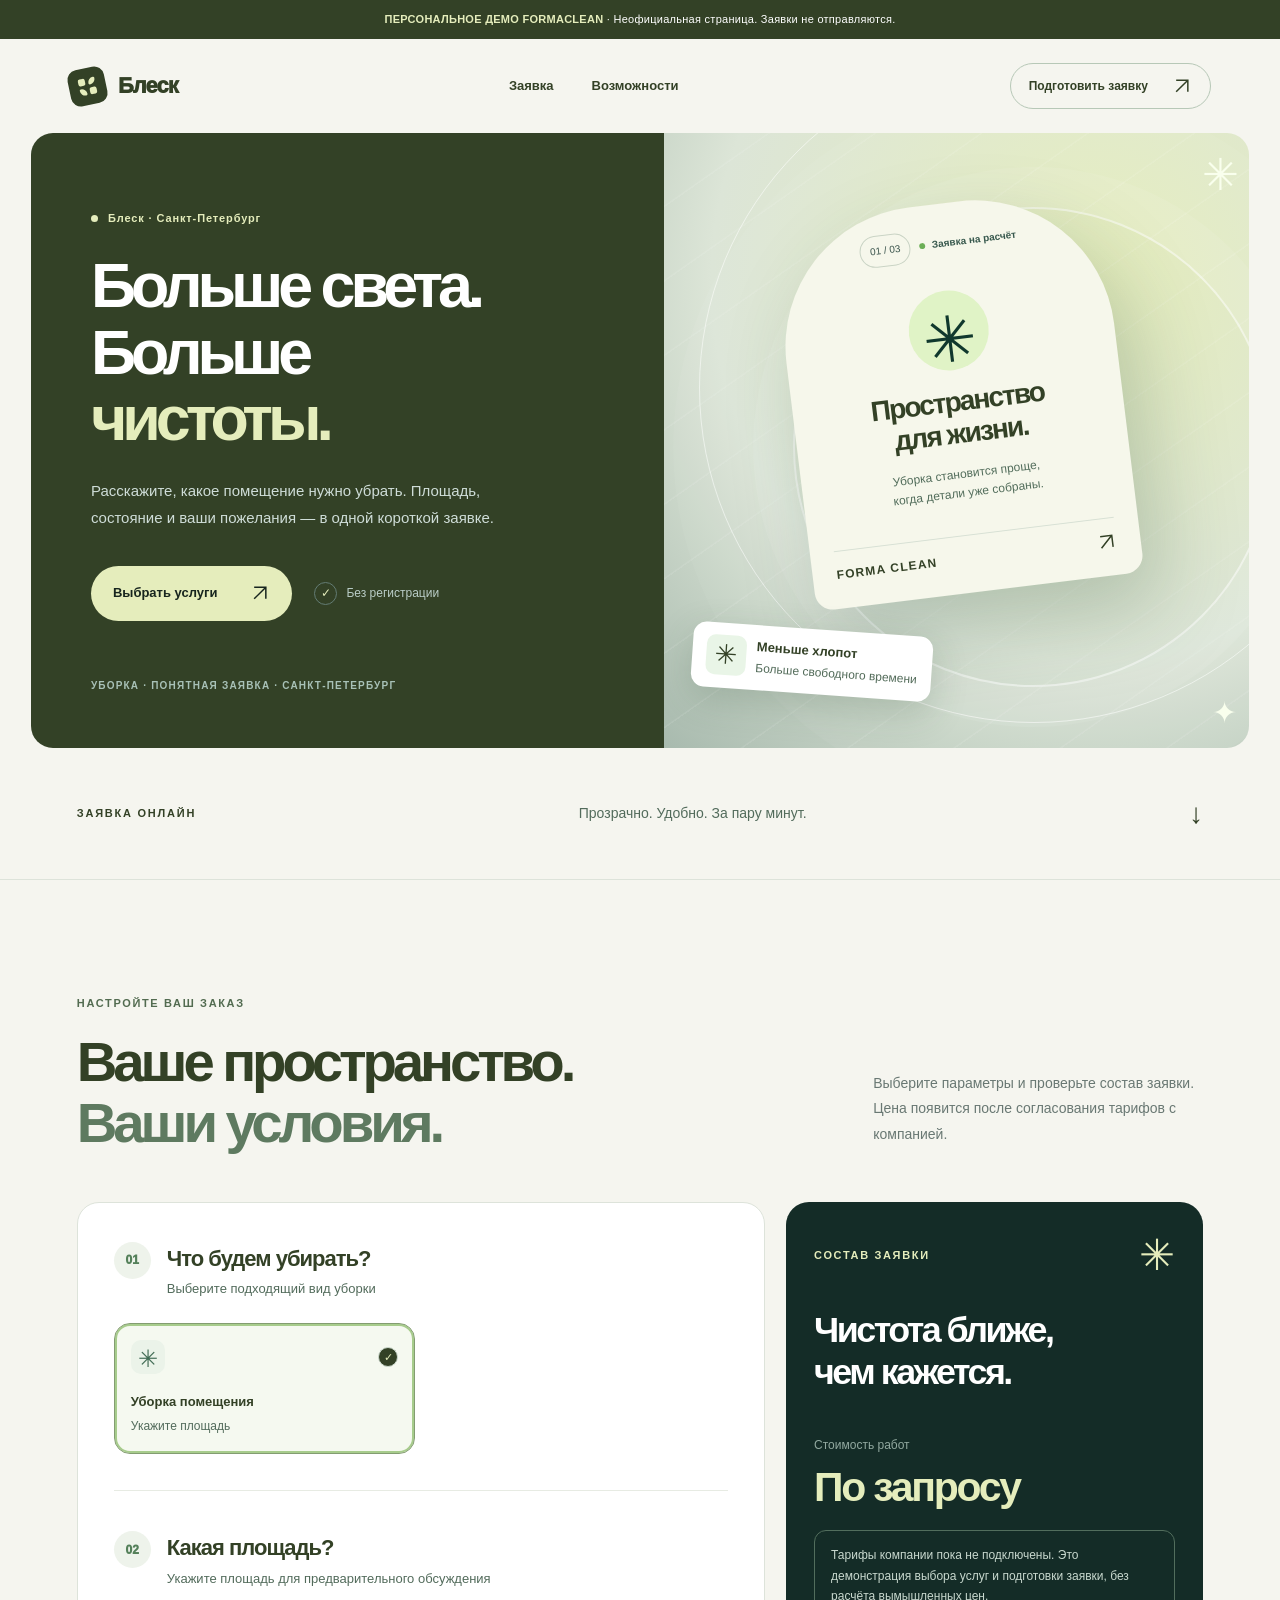
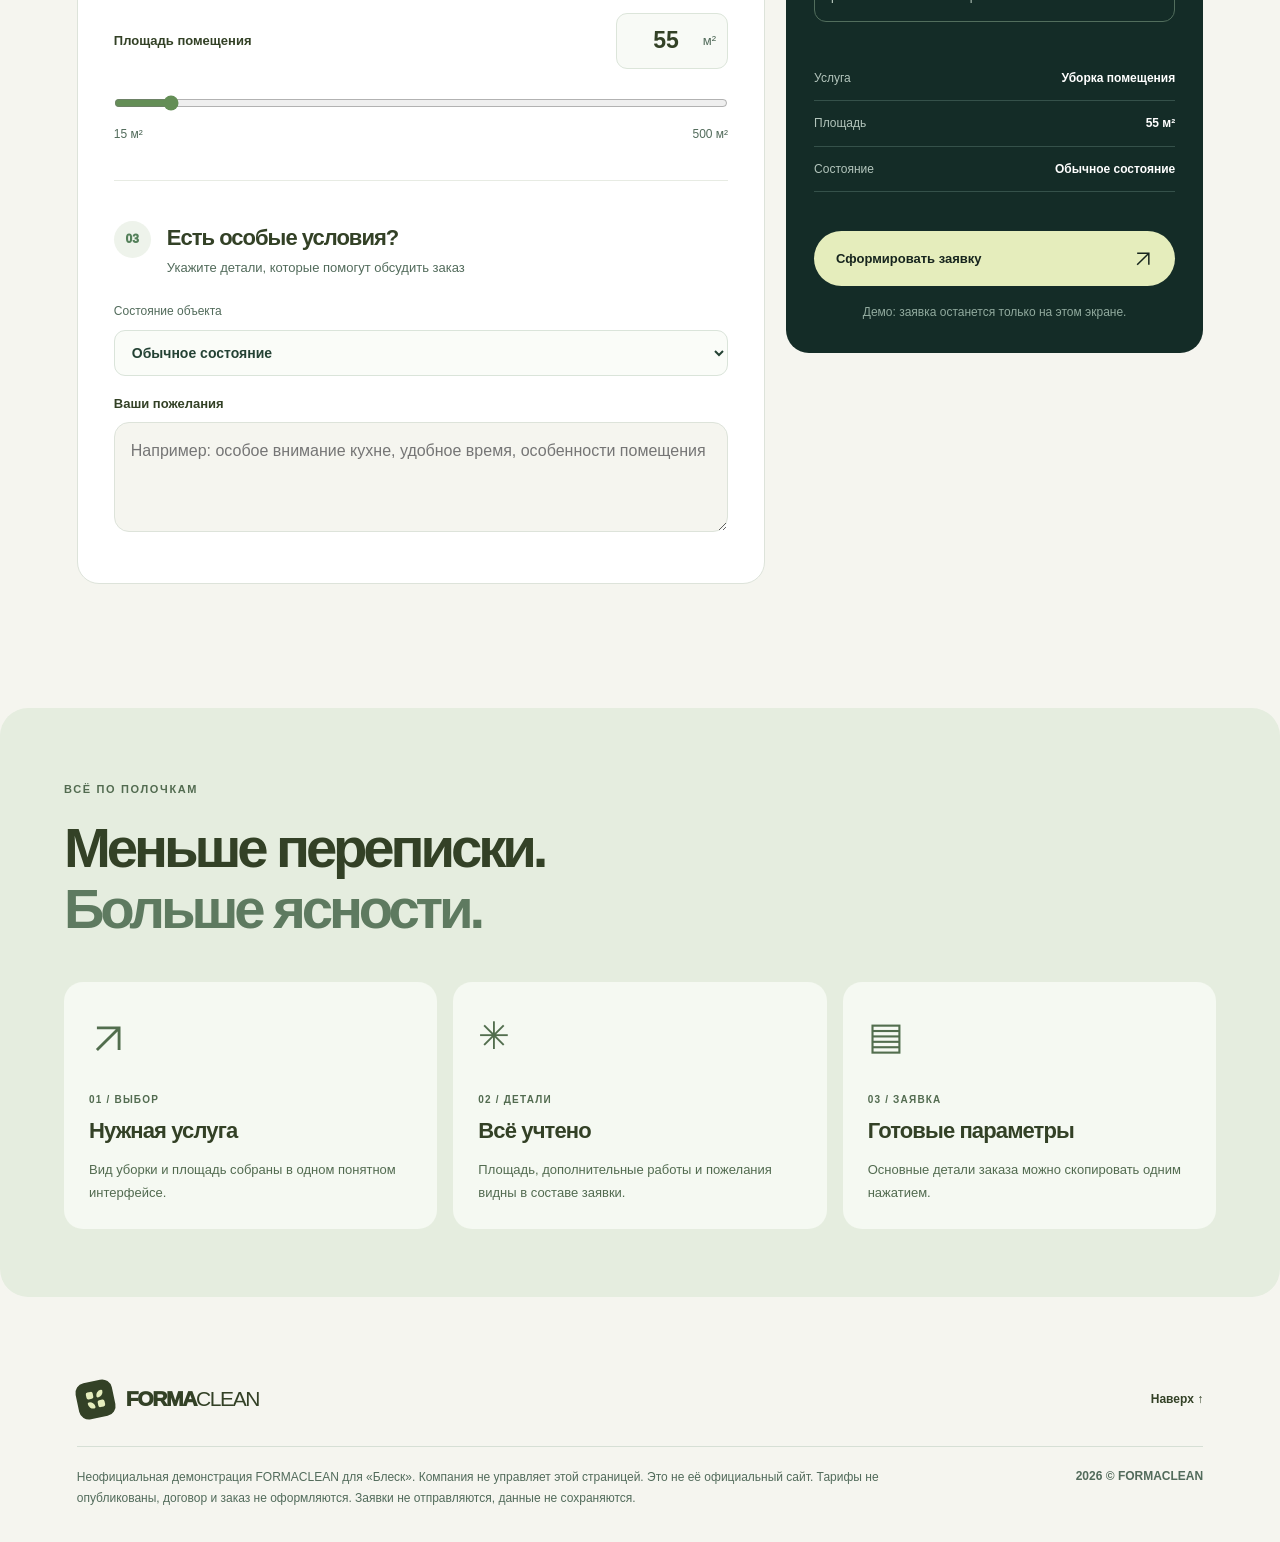
<file: demos/blesk-spb/index.html>
<!doctype html><html lang="ru"><head><meta charset="utf-8"><meta name="viewport" content="width=device-width, initial-scale=1"><meta name="robots" content="noindex,nofollow,noarchive"><meta name="theme-color" content="#334126"><title>Блеск — персональное демо FORMACLEAN</title><meta name="description" content="Персональная демонстрация: выбор услуг и подготовка заявки на клининг. Неофициальная страница, без отправки заявок."><meta property="og:title" content="Блеск · Демо FORMACLEAN"><meta property="og:description" content="Услуги, параметры и готовая заявка в одном интерфейсе. Неофициальная демонстрация."><link rel="stylesheet" href="../demo.css?v=2"><style>:root{--accent:#e5edbc;--ink:#334126}</style></head><body>
  <div class="demo-banner"><strong>ПЕРСОНАЛЬНОЕ ДЕМО FORMACLEAN</strong> · Неофициальная страница. Заявки не отправляются.</div><div class="shell">
    <header class="site-header" id="top">
      <a href="#top" class="wordmark" aria-label="Блеск — демоверсия"><span class="mark" aria-hidden="true"><i></i><i></i><i></i><i></i></span><span>Блеск</span></a>
      <nav class="nav" aria-label="Основное меню"><a href="#calculator">Заявка</a><a href="#features">Возможности</a></nav>
      <a class="header-cta" href="#calculator">Подготовить заявку <svg class="arrow-icon" viewBox="0 0 24 24" fill="none" stroke="currentColor" stroke-width="1.8" aria-hidden="true"><path d="M5 19 19 5M5 5h14v14"/></svg></a>
    </header>
    <main>
      <section class="hero" aria-labelledby="hero-title">
        <div class="hero-left">
          <div class="kicker"><span class="dot"></span> Блеск · Санкт-Петербург</div>
          <h1 id="hero-title">Больше света.<br>Больше<br><em>чистоты.</em></h1>
          <p>Расскажите, какое помещение нужно убрать. Площадь, состояние и ваши пожелания — в одной короткой заявке.</p>
          <div class="hero-actions"><a href="#calculator" class="btn btn-lime">Выбрать услуги <svg class="arrow-icon" viewBox="0 0 24 24" fill="none" stroke="currentColor" stroke-width="1.8" aria-hidden="true"><path d="M5 19 19 5M5 5h14v14"/></svg></a><span class="quiet-note"><span class="mini-check" aria-hidden="true">✓</span> Без регистрации</span></div>
          <div class="hero-foot"><span>УБОРКА · ПОНЯТНАЯ ЗАЯВКА · САНКТ-ПЕТЕРБУРГ</span></div>
        </div>
        <div class="hero-right" aria-hidden="true">
          <div class="hero-texture"></div><div class="orb orb-outer"></div><div class="orb orb-inner"></div><div class="spark spark-one">✳</div><div class="spark spark-two">✦</div>
          <div class="scene-card"><div class="scene-top"><span class="scene-chip">01 / 03</span><span class="scene-indicator"><i></i> Заявка на расчёт</span></div><div class="scene-main"><span class="scene-icon">✳</span><strong>Пространство<br>для жизни.</strong><span>Уборка становится проще,<br>когда детали уже собраны.</span></div><div class="scene-bottom"><span>FORMA CLEAN</span><svg class="arrow-icon" viewBox="0 0 24 24" fill="none" stroke="currentColor" stroke-width="1.8" aria-hidden="true"><path d="M5 19 19 5M5 5h14v14"/></svg></div></div>
          <div class="floating-note"><span>✳</span><div><strong>Меньше хлопот</strong><small>Больше свободного времени</small></div></div>
        </div>
      </section>
      <section class="intro-line"><p>ЗАЯВКА ОНЛАЙН</p><span>Прозрачно. Удобно. За пару минут.</span><span class="line-arrow">↓</span></section>
      <section class="calculator-section" id="calculator" aria-labelledby="calc-heading">
        <div class="section-head"><div><span class="overline">НАСТРОЙТЕ ВАШ ЗАКАЗ</span><h2 id="calc-heading">Ваше пространство.<br><em>Ваши условия.</em></h2></div><p>Выберите параметры и проверьте состав заявки. Цена появится после согласования тарифов с компанией.</p></div>
        <div class="calc-layout">
          <div class="calc-form">
            <div class="form-group"><div class="group-heading"><span class="step">01</span><div><h3>Что будем убирать?</h3><p>Выберите подходящий вид уборки</p></div></div><div id="services" class="service-grid" role="group" aria-label="Виды уборки"></div></div>
            <div class="form-group" id="area-group"><div class="group-heading"><span class="step">02</span><div><h3>Какая площадь?</h3><p>Укажите площадь для предварительного обсуждения</p></div></div><div class="area-row"><label for="area">Площадь помещения</label><div class="area-field"><input id="area" type="number" inputmode="numeric" min="15" max="500" step="1" value="55" aria-describedby="area-hint"><span>м²</span></div></div><input id="range" class="range" type="range" min="15" max="500" step="1" value="55" aria-label="Площадь, ползунок"><div id="area-hint" class="range-scale"><span>15 м²</span><span>500 м²</span></div></div>
            <div class="form-group last-group" id="extras-group"><div class="group-heading"><span class="step">03</span><div><h3>Добавим что-то ещё?</h3><p>Выбирайте количество каждой услуги — можно 2, 3 и больше</p></div></div>
              <div class="extra-toolbar"><div id="extra-filters" class="extra-filters" role="group" aria-label="Категории дополнительных услуг"></div><div class="extra-toolbar-bottom"><span id="selected-counter" aria-live="polite">Ничего не выбрано</span><button id="reset-extras" type="button" class="reset-extras" disabled>Очистить выбор</button></div></div>
              <div id="extras" class="extra-grid" aria-live="off"></div>
              <div class="extra-hint">В заявке отобразятся выбранные работы и количество. Стоимость и возможность выполнения нужно согласовать.</div>
            </div>
            <div class="form-group last-group"><div class="group-heading"><span class="step">04</span><div><h3>Есть особые условия?</h3><p>Укажите детали, которые помогут обсудить заказ</p></div></div>
              <label class="condition-field" for="condition">Состояние объекта <select id="condition"><option value="Обычное состояние">Обычное состояние</option><option value="Сильные загрязнения">Сильные загрязнения</option><option value="Есть домашние животные">Есть домашние животные</option><option value="Нужна срочная уборка">Нужна срочная уборка</option><option value="Другие особенности">Другие особенности</option></select></label><label for="notes" class="notes-label">Ваши пожелания</label><textarea id="notes" class="notes-field" maxlength="1200" placeholder="Например: особое внимание кухне, удобное время, особенности помещения"></textarea>
            </div>
          </div>
          <aside class="order-summary" aria-labelledby="summary-heading"><div class="summary-top"><span class="summary-label">СОСТАВ ЗАЯВКИ</span><span class="summary-spark">✳</span></div><h3 id="summary-heading">Чистота ближе,<br>чем кажется.</h3><p class="summary-caption">Стоимость работ</p><div class="amount" id="total">По запросу</div><p class="demo-explanation">Тарифы компании пока не подключены. Это демонстрация выбора услуг и подготовки заявки, без расчёта вымышленных цен.</p><div id="breakdown" class="breakdown"></div><div id="summary-note" class="summary-note" hidden>При нестандартных условиях итог уточняется менеджером.</div><div class="summary-hr"></div><button class="btn btn-lime summary-action" id="generate" type="button">Сформировать заявку <svg class="arrow-icon" viewBox="0 0 24 24" fill="none" stroke="currentColor" stroke-width="1.8" aria-hidden="true"><path d="M5 19 19 5M5 5h14v14"/></svg></button><span class="summary-small">Демо: заявка останется только на этом экране.</span></aside>
        </div>
        <div id="order-preview" class="preview" hidden tabindex="-1" aria-live="polite"><div class="preview-copy"><span class="overline">ПОДГОТОВЛЕННАЯ ЗАЯВКА</span><h3>Всё готово к обсуждению</h3><p>Можно скопировать данные и отправить их в удобном вам канале. На этом сайте заявка не отправляется автоматически.</p></div><pre id="preview-text"></pre><button id="copy" class="btn btn-outline" type="button">Скопировать заявку <svg class="arrow-icon" viewBox="0 0 24 24" fill="none" stroke="currentColor" stroke-width="1.8" aria-hidden="true"><path d="M5 19 19 5M5 5h14v14"/></svg></button><span id="copy-status" role="status"></span></div>
      </section>
      <section id="features" class="feature-section"><div class="feature-top"><span class="overline">ВСЁ ПО ПОЛОЧКАМ</span><h2>Меньше переписки.<br><em>Больше ясности.</em></h2></div><div class="feature-cards"><article><span class="feature-icon"><svg class="arrow-icon" viewBox="0 0 24 24" fill="none" stroke="currentColor" stroke-width="1.8" aria-hidden="true"><path d="M5 19 19 5M5 5h14v14"/></svg></span><span class="feature-num">01 / ВЫБОР</span><h3>Нужная услуга</h3><p>Вид уборки и площадь собраны в одном понятном интерфейсе.</p></article><article><span class="feature-icon">✳</span><span class="feature-num">02 / ДЕТАЛИ</span><h3>Всё учтено</h3><p>Площадь, дополнительные работы и пожелания видны в составе заявки.</p></article><article><span class="feature-icon">▤</span><span class="feature-num">03 / ЗАЯВКА</span><h3>Готовые параметры</h3><p>Основные детали заказа можно скопировать одним нажатием.</p></article></div></section>
    </main>
    <footer class="footer"><div class="footer-upper"><div class="wordmark"><span class="mark" aria-hidden="true"><i></i><i></i><i></i><i></i></span><span>FORMA<span class="light-weight">CLEAN</span></span></div><a href="#top">Наверх ↑</a></div><div class="footer-bottom"><p id="legal-note">Неофициальная демонстрация FORMACLEAN для «Блеск». Компания не управляет этой страницей. Это не её официальный сайт. Тарифы не опубликованы, договор и заказ не оформляются. Заявки не отправляются, данные не сохраняются.</p><span>2026 © FORMACLEAN</span></div></footer>
  </div>
  <script id="demo-config" type="application/json">{"slug": "blesk-spb", "name": "Блеск", "accent": "#e5edbc", "ink": "#334126", "headline": "Больше света.\u003cbr>Больше\u003cbr>\u003cem>чистоты.\u003c/em>", "intro": "Расскажите, какое помещение нужно убрать. Площадь, состояние и ваши пожелания — в одной короткой заявке.", "services": [{"id": "cleaning", "name": "Уборка помещения", "symbol": "✳", "area": true}], "extras": [], "foot": "УБОРКА · ПОНЯТНАЯ ЗАЯВКА · САНКТ-ПЕТЕРБУРГ"}</script><script src="../demo.js"></script></body></html>
</file>
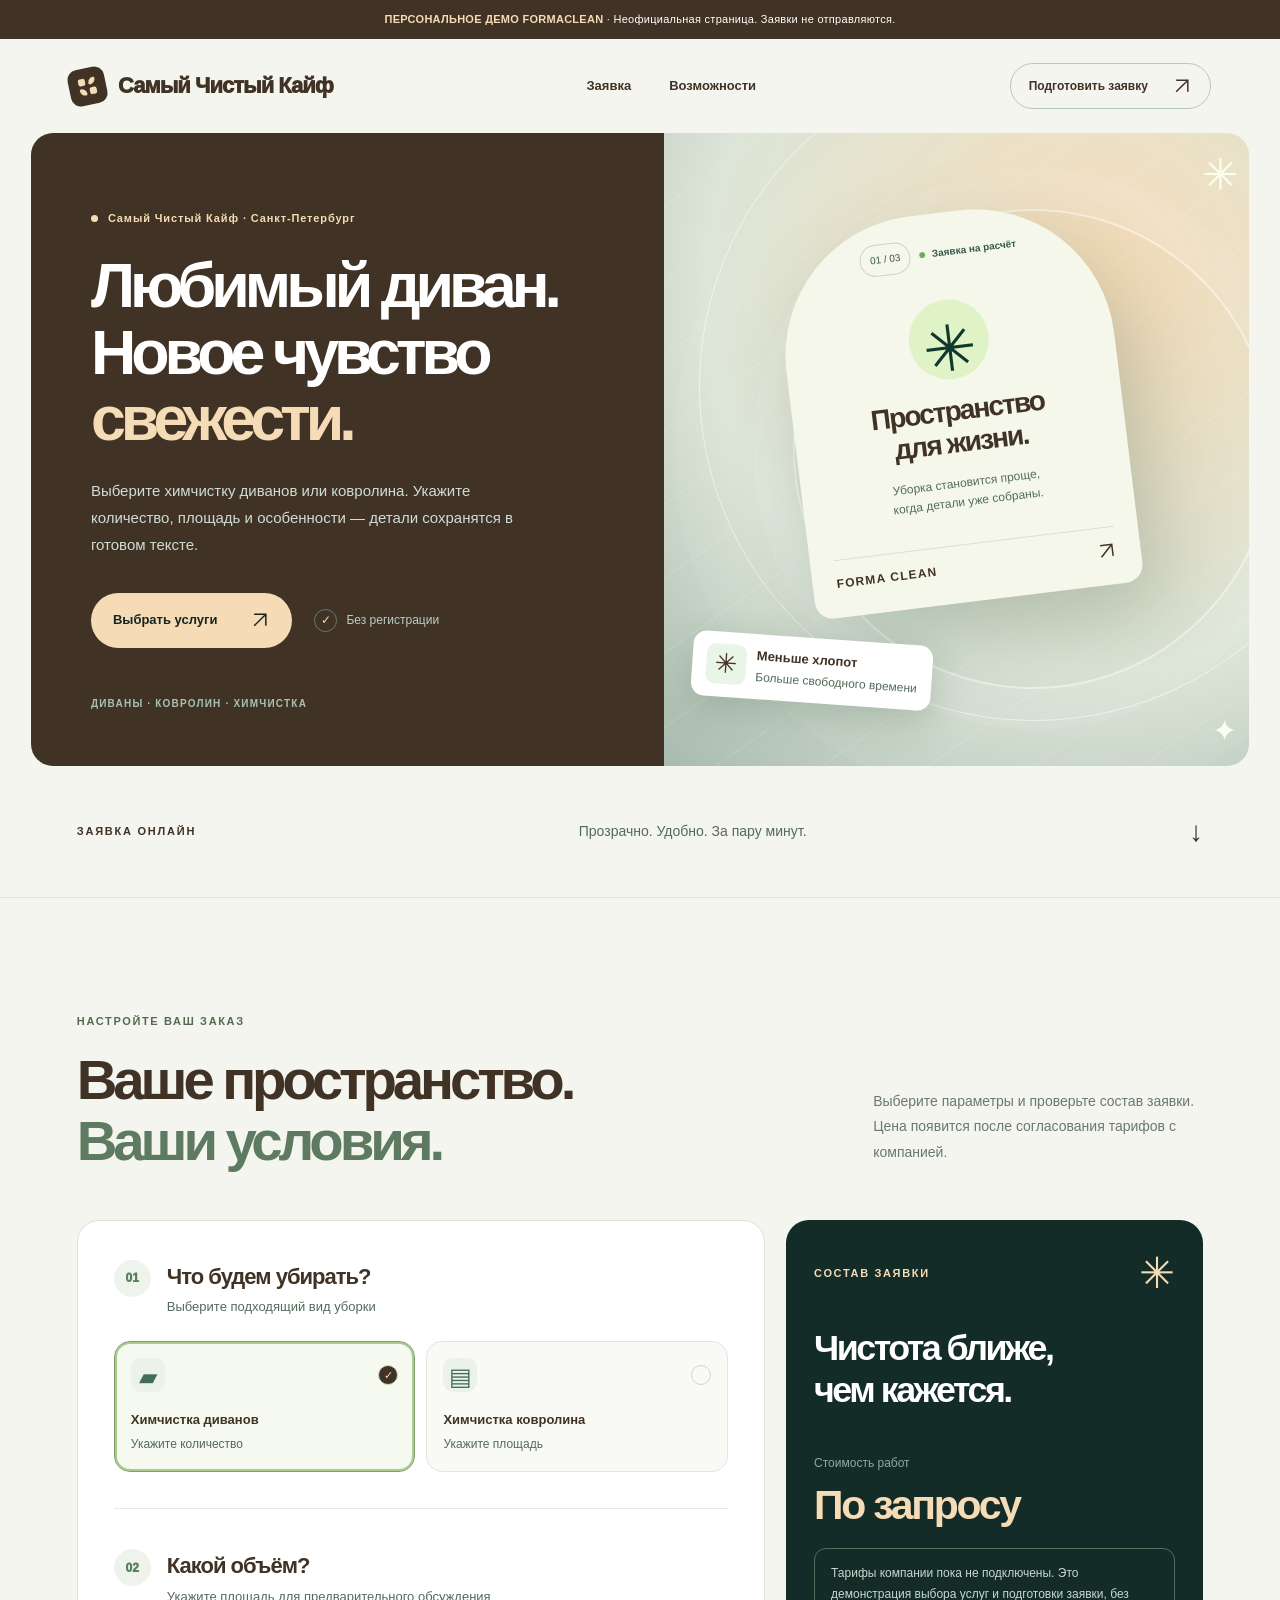
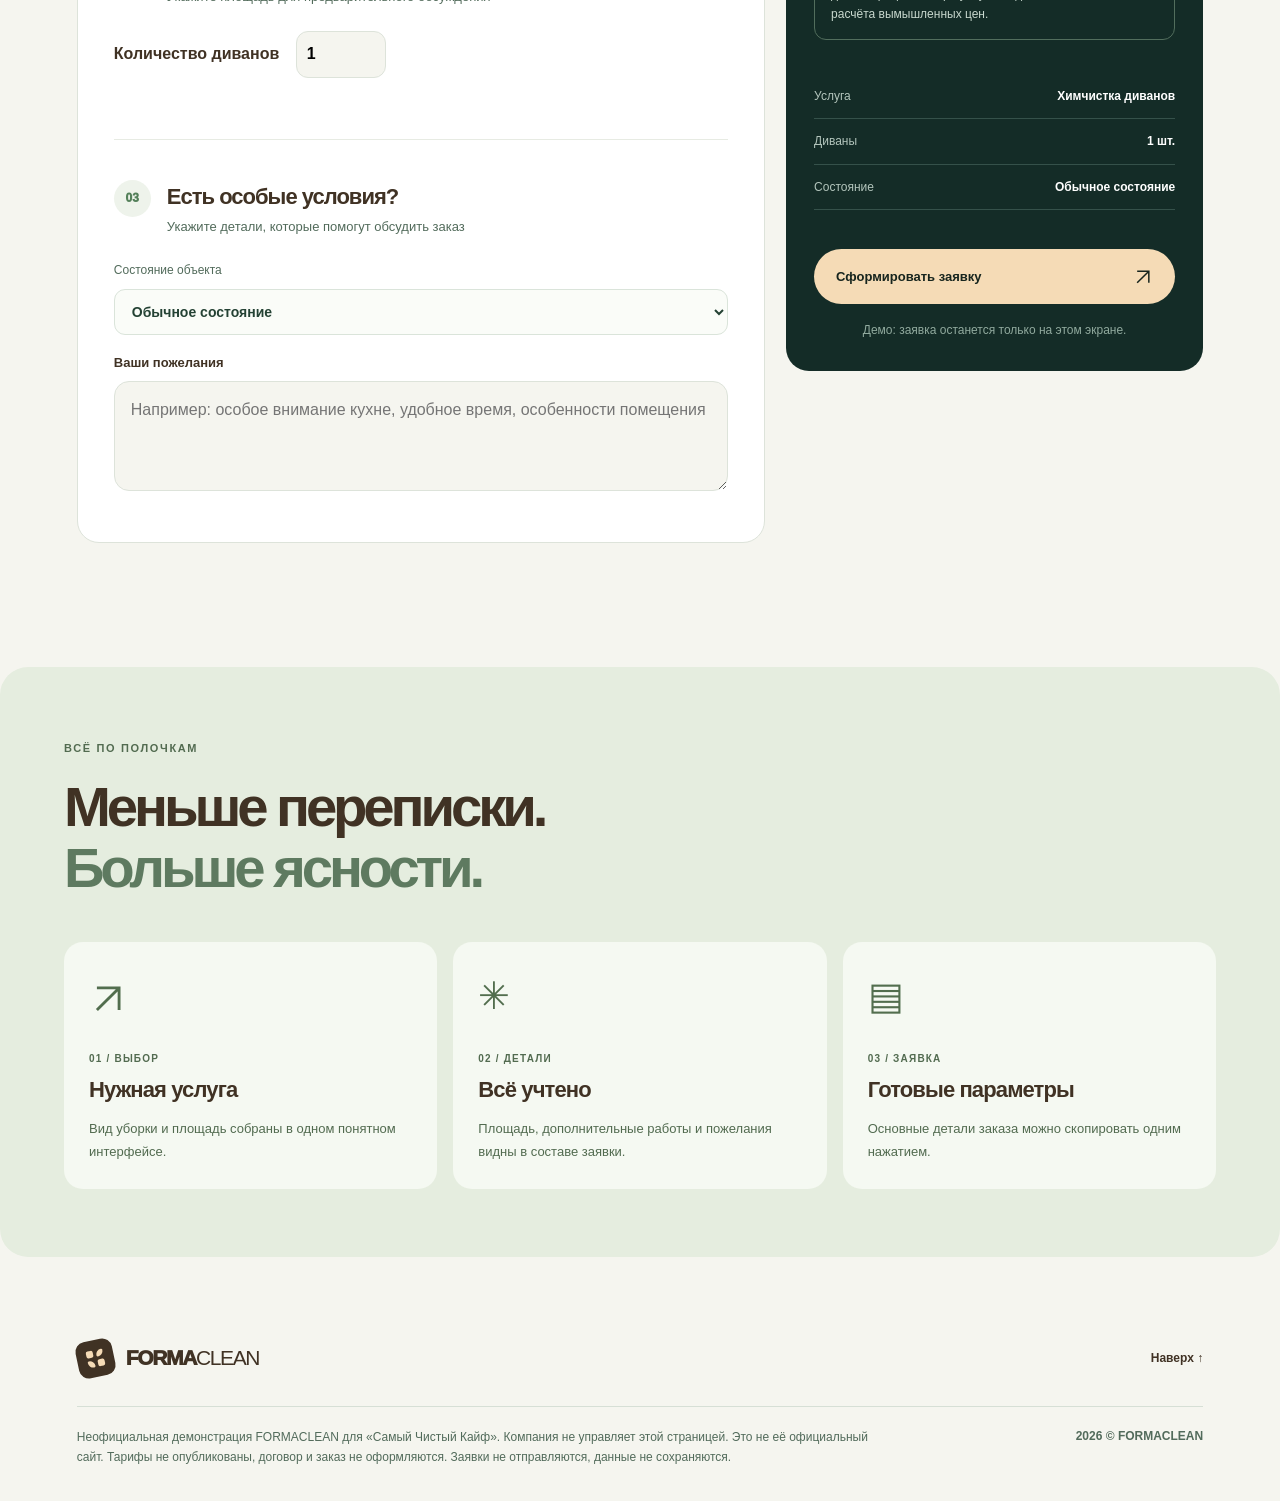
<file: demos/chistiy-kaif/index.html>
<!doctype html><html lang="ru"><head><meta charset="utf-8"><meta name="viewport" content="width=device-width, initial-scale=1"><meta name="robots" content="noindex,nofollow,noarchive"><meta name="theme-color" content="#403224"><title>Самый Чистый Кайф — персональное демо FORMACLEAN</title><meta name="description" content="Персональная демонстрация: выбор услуг и подготовка заявки на клининг. Неофициальная страница, без отправки заявок."><meta property="og:title" content="Самый Чистый Кайф · Демо FORMACLEAN"><meta property="og:description" content="Услуги, параметры и готовая заявка в одном интерфейсе. Неофициальная демонстрация."><link rel="stylesheet" href="../demo.css?v=2"><style>:root{--accent:#f5dbb6;--ink:#403224}</style></head><body>
  <div class="demo-banner"><strong>ПЕРСОНАЛЬНОЕ ДЕМО FORMACLEAN</strong> · Неофициальная страница. Заявки не отправляются.</div><div class="shell">
    <header class="site-header" id="top">
      <a href="#top" class="wordmark" aria-label="Самый Чистый Кайф — демоверсия"><span class="mark" aria-hidden="true"><i></i><i></i><i></i><i></i></span><span>Самый Чистый Кайф</span></a>
      <nav class="nav" aria-label="Основное меню"><a href="#calculator">Заявка</a><a href="#features">Возможности</a></nav>
      <a class="header-cta" href="#calculator">Подготовить заявку <svg class="arrow-icon" viewBox="0 0 24 24" fill="none" stroke="currentColor" stroke-width="1.8" aria-hidden="true"><path d="M5 19 19 5M5 5h14v14"/></svg></a>
    </header>
    <main>
      <section class="hero" aria-labelledby="hero-title">
        <div class="hero-left">
          <div class="kicker"><span class="dot"></span> Самый Чистый Кайф · Санкт-Петербург</div>
          <h1 id="hero-title">Любимый диван.<br>Новое чувство<br><em>свежести.</em></h1>
          <p>Выберите химчистку диванов или ковролина. Укажите количество, площадь и особенности — детали сохранятся в готовом тексте.</p>
          <div class="hero-actions"><a href="#calculator" class="btn btn-lime">Выбрать услуги <svg class="arrow-icon" viewBox="0 0 24 24" fill="none" stroke="currentColor" stroke-width="1.8" aria-hidden="true"><path d="M5 19 19 5M5 5h14v14"/></svg></a><span class="quiet-note"><span class="mini-check" aria-hidden="true">✓</span> Без регистрации</span></div>
          <div class="hero-foot"><span>ДИВАНЫ · КОВРОЛИН · ХИМЧИСТКА</span></div>
        </div>
        <div class="hero-right" aria-hidden="true">
          <div class="hero-texture"></div><div class="orb orb-outer"></div><div class="orb orb-inner"></div><div class="spark spark-one">✳</div><div class="spark spark-two">✦</div>
          <div class="scene-card"><div class="scene-top"><span class="scene-chip">01 / 03</span><span class="scene-indicator"><i></i> Заявка на расчёт</span></div><div class="scene-main"><span class="scene-icon">✳</span><strong>Пространство<br>для жизни.</strong><span>Уборка становится проще,<br>когда детали уже собраны.</span></div><div class="scene-bottom"><span>FORMA CLEAN</span><svg class="arrow-icon" viewBox="0 0 24 24" fill="none" stroke="currentColor" stroke-width="1.8" aria-hidden="true"><path d="M5 19 19 5M5 5h14v14"/></svg></div></div>
          <div class="floating-note"><span>✳</span><div><strong>Меньше хлопот</strong><small>Больше свободного времени</small></div></div>
        </div>
      </section>
      <section class="intro-line"><p>ЗАЯВКА ОНЛАЙН</p><span>Прозрачно. Удобно. За пару минут.</span><span class="line-arrow">↓</span></section>
      <section class="calculator-section" id="calculator" aria-labelledby="calc-heading">
        <div class="section-head"><div><span class="overline">НАСТРОЙТЕ ВАШ ЗАКАЗ</span><h2 id="calc-heading">Ваше пространство.<br><em>Ваши условия.</em></h2></div><p>Выберите параметры и проверьте состав заявки. Цена появится после согласования тарифов с компанией.</p></div>
        <div class="calc-layout">
          <div class="calc-form">
            <div class="form-group"><div class="group-heading"><span class="step">01</span><div><h3>Что будем убирать?</h3><p>Выберите подходящий вид уборки</p></div></div><div id="services" class="service-grid" role="group" aria-label="Виды уборки"></div></div>
            <div class="form-group" id="area-group"><div class="group-heading"><span class="step">02</span><div><h3>Какой объём?</h3><p>Укажите площадь для предварительного обсуждения</p></div></div><div id="sofa-count-group" class="quantity-section"><label for="sofa-count">Количество диванов <input id="sofa-count" type="number" min="1" max="30" step="1" value="1" inputmode="numeric"></label></div><div id="carpet-area"><div class="area-row"><label for="area">Площадь ковролина</label><div class="area-field"><input id="area" type="number" inputmode="numeric" min="15" max="500" step="1" value="55" aria-describedby="area-hint"><span>м²</span></div></div><input id="range" class="range" type="range" min="15" max="500" step="1" value="55" aria-label="Площадь, ползунок"><div id="area-hint" class="range-scale"><span>15 м²</span><span>500 м²</span></div></div></div>
            <div class="form-group last-group" id="extras-group"><div class="group-heading"><span class="step">03</span><div><h3>Добавим что-то ещё?</h3><p>Выбирайте количество каждой услуги — можно 2, 3 и больше</p></div></div>
              <div class="extra-toolbar"><div id="extra-filters" class="extra-filters" role="group" aria-label="Категории дополнительных услуг"></div><div class="extra-toolbar-bottom"><span id="selected-counter" aria-live="polite">Ничего не выбрано</span><button id="reset-extras" type="button" class="reset-extras" disabled>Очистить выбор</button></div></div>
              <div id="extras" class="extra-grid" aria-live="off"></div>
              <div class="extra-hint">В заявке отобразятся выбранные работы и количество. Стоимость и возможность выполнения нужно согласовать.</div>
            </div>
            <div class="form-group last-group"><div class="group-heading"><span class="step">04</span><div><h3>Есть особые условия?</h3><p>Укажите детали, которые помогут обсудить заказ</p></div></div>
              <label class="condition-field" for="condition">Состояние объекта <select id="condition"><option value="Обычное состояние">Обычное состояние</option><option value="Сильные загрязнения">Сильные загрязнения</option><option value="Есть домашние животные">Есть домашние животные</option><option value="Нужна срочная уборка">Нужна срочная уборка</option><option value="Другие особенности">Другие особенности</option></select></label><label for="notes" class="notes-label">Ваши пожелания</label><textarea id="notes" class="notes-field" maxlength="1200" placeholder="Например: особое внимание кухне, удобное время, особенности помещения"></textarea>
            </div>
          </div>
          <aside class="order-summary" aria-labelledby="summary-heading"><div class="summary-top"><span class="summary-label">СОСТАВ ЗАЯВКИ</span><span class="summary-spark">✳</span></div><h3 id="summary-heading">Чистота ближе,<br>чем кажется.</h3><p class="summary-caption">Стоимость работ</p><div class="amount" id="total">По запросу</div><p class="demo-explanation">Тарифы компании пока не подключены. Это демонстрация выбора услуг и подготовки заявки, без расчёта вымышленных цен.</p><div id="breakdown" class="breakdown"></div><div id="summary-note" class="summary-note" hidden>При нестандартных условиях итог уточняется менеджером.</div><div class="summary-hr"></div><button class="btn btn-lime summary-action" id="generate" type="button">Сформировать заявку <svg class="arrow-icon" viewBox="0 0 24 24" fill="none" stroke="currentColor" stroke-width="1.8" aria-hidden="true"><path d="M5 19 19 5M5 5h14v14"/></svg></button><span class="summary-small">Демо: заявка останется только на этом экране.</span></aside>
        </div>
        <div id="order-preview" class="preview" hidden tabindex="-1" aria-live="polite"><div class="preview-copy"><span class="overline">ПОДГОТОВЛЕННАЯ ЗАЯВКА</span><h3>Всё готово к обсуждению</h3><p>Можно скопировать данные и отправить их в удобном вам канале. На этом сайте заявка не отправляется автоматически.</p></div><pre id="preview-text"></pre><button id="copy" class="btn btn-outline" type="button">Скопировать заявку <svg class="arrow-icon" viewBox="0 0 24 24" fill="none" stroke="currentColor" stroke-width="1.8" aria-hidden="true"><path d="M5 19 19 5M5 5h14v14"/></svg></button><span id="copy-status" role="status"></span></div>
      </section>
      <section id="features" class="feature-section"><div class="feature-top"><span class="overline">ВСЁ ПО ПОЛОЧКАМ</span><h2>Меньше переписки.<br><em>Больше ясности.</em></h2></div><div class="feature-cards"><article><span class="feature-icon"><svg class="arrow-icon" viewBox="0 0 24 24" fill="none" stroke="currentColor" stroke-width="1.8" aria-hidden="true"><path d="M5 19 19 5M5 5h14v14"/></svg></span><span class="feature-num">01 / ВЫБОР</span><h3>Нужная услуга</h3><p>Вид уборки и площадь собраны в одном понятном интерфейсе.</p></article><article><span class="feature-icon">✳</span><span class="feature-num">02 / ДЕТАЛИ</span><h3>Всё учтено</h3><p>Площадь, дополнительные работы и пожелания видны в составе заявки.</p></article><article><span class="feature-icon">▤</span><span class="feature-num">03 / ЗАЯВКА</span><h3>Готовые параметры</h3><p>Основные детали заказа можно скопировать одним нажатием.</p></article></div></section>
    </main>
    <footer class="footer"><div class="footer-upper"><div class="wordmark"><span class="mark" aria-hidden="true"><i></i><i></i><i></i><i></i></span><span>FORMA<span class="light-weight">CLEAN</span></span></div><a href="#top">Наверх ↑</a></div><div class="footer-bottom"><p id="legal-note">Неофициальная демонстрация FORMACLEAN для «Самый Чистый Кайф». Компания не управляет этой страницей. Это не её официальный сайт. Тарифы не опубликованы, договор и заказ не оформляются. Заявки не отправляются, данные не сохраняются.</p><span>2026 © FORMACLEAN</span></div></footer>
  </div>
  <script id="demo-config" type="application/json">{"slug": "chistiy-kaif", "name": "Самый Чистый Кайф", "accent": "#f5dbb6", "ink": "#403224", "headline": "Любимый диван.\u003cbr>Новое чувство\u003cbr>\u003cem>свежести.\u003c/em>", "intro": "Выберите химчистку диванов или ковролина. Укажите количество, площадь и особенности — детали сохранятся в готовом тексте.", "services": [{"id": "sofa", "name": "Химчистка диванов", "symbol": "▰", "area": false}, {"id": "carpet", "name": "Химчистка ковролина", "symbol": "▤", "area": true}], "extras": [{"id": "sofa", "name": "Химчистка диванов", "unit": "диванов", "symbol": "▰", "max": 99}], "foot": "ДИВАНЫ · КОВРОЛИН · ХИМЧИСТКА", "chemical": true}</script><script src="../demo.js"></script></body></html>
</file>
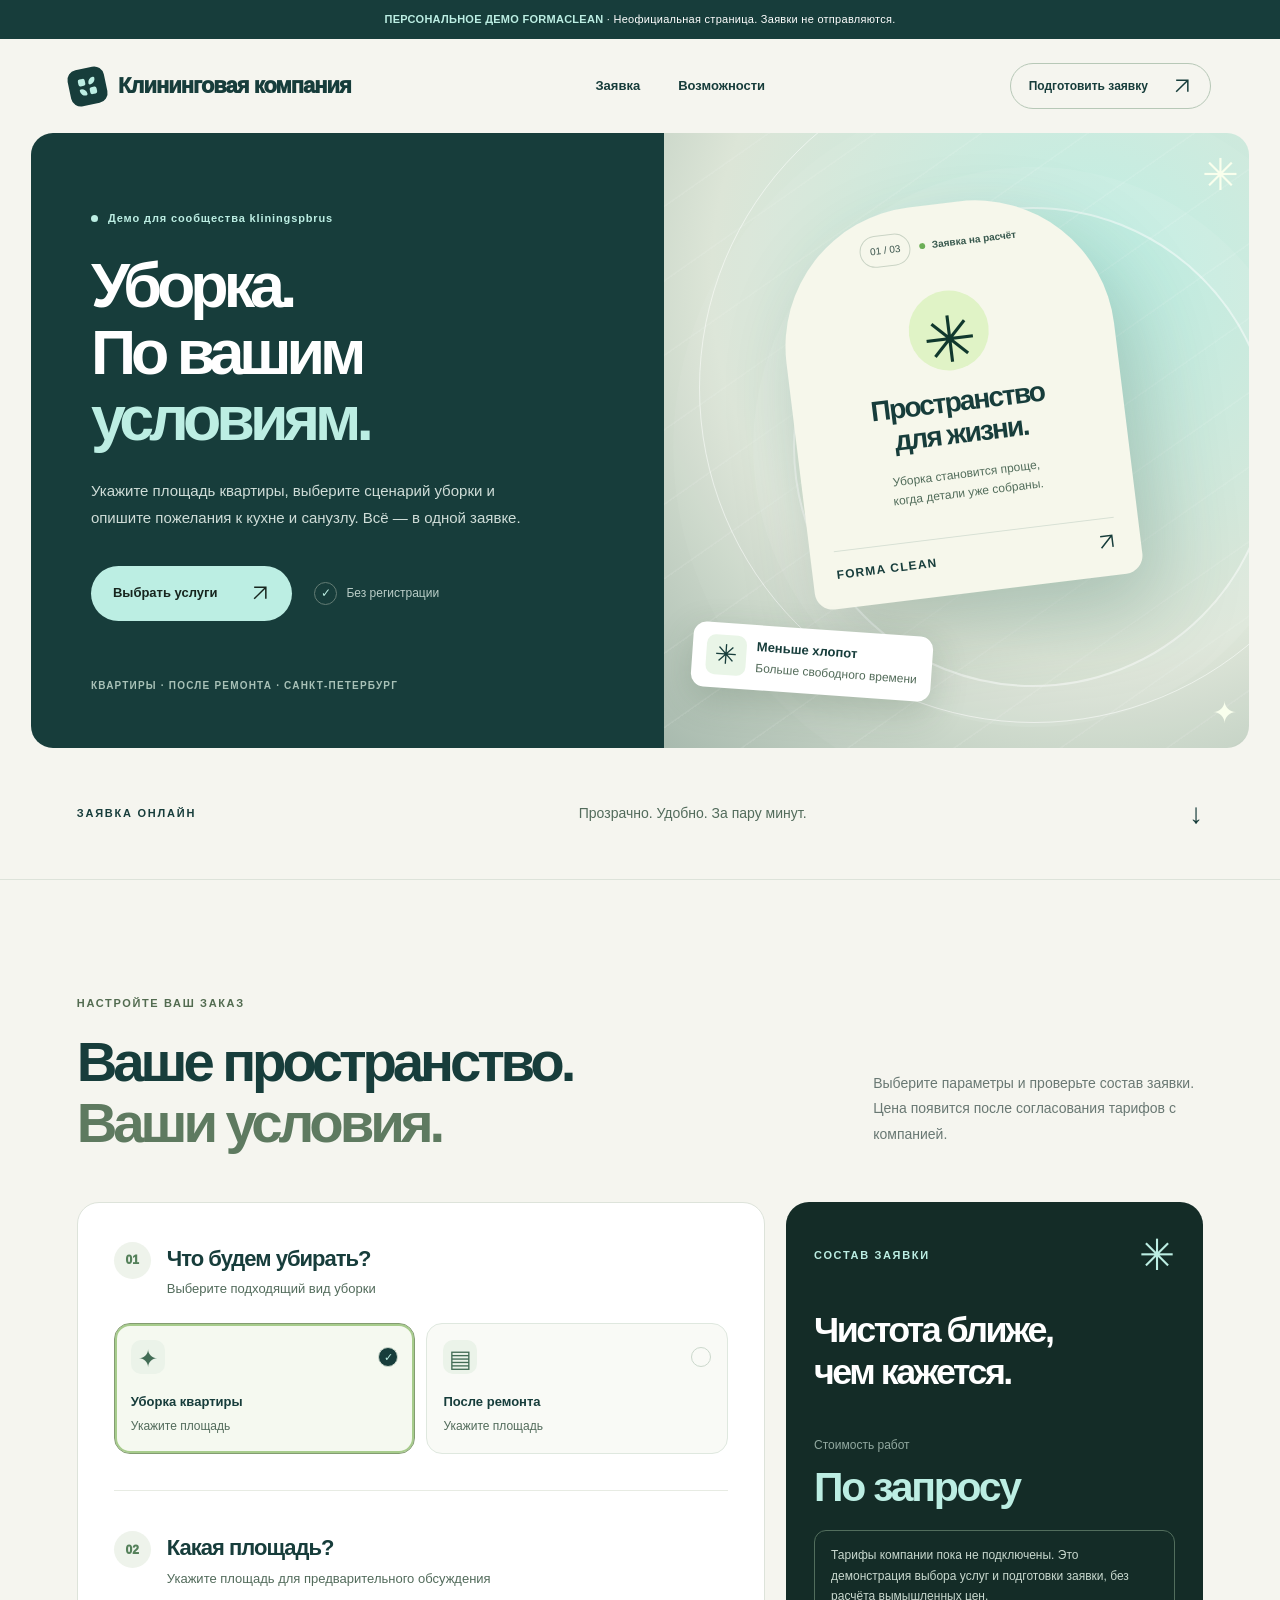
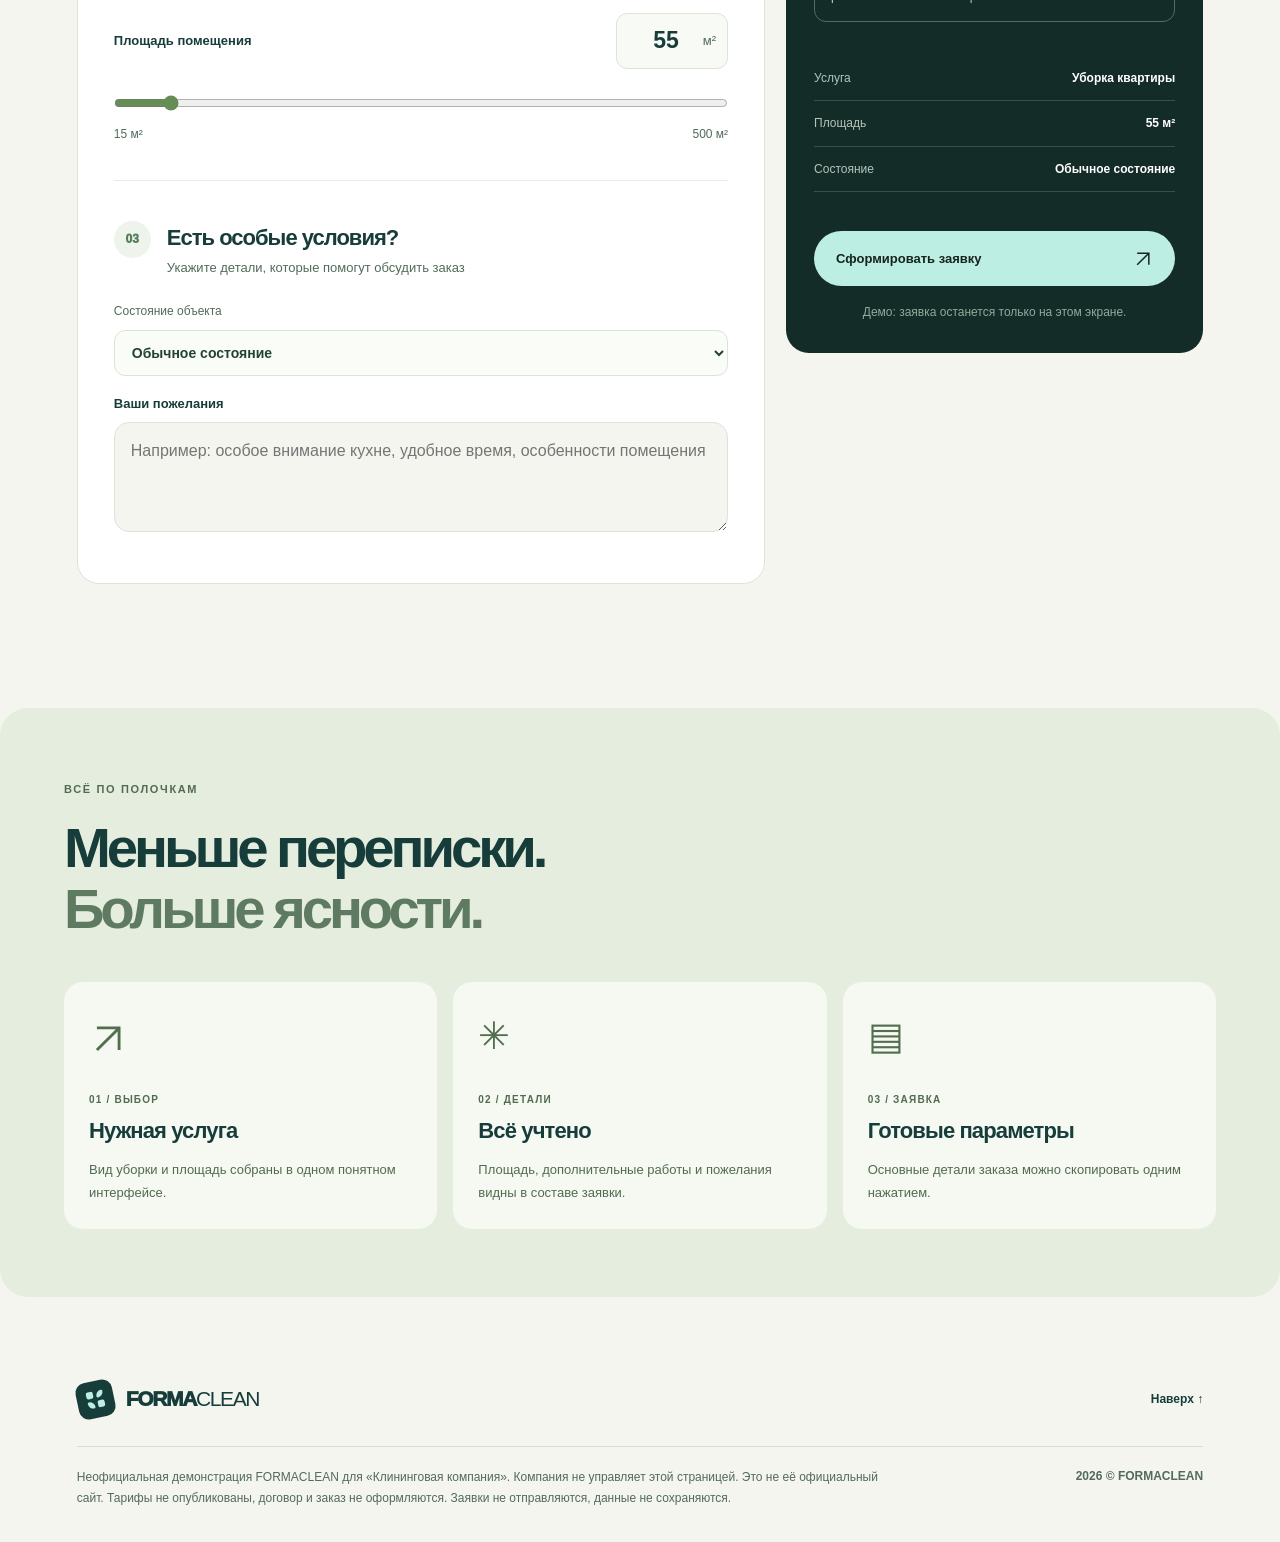
<file: demos/kliningspbrus/index.html>
<!doctype html><html lang="ru"><head><meta charset="utf-8"><meta name="viewport" content="width=device-width, initial-scale=1"><meta name="robots" content="noindex,nofollow,noarchive"><meta name="theme-color" content="#173d3b"><title>Клининговая компания — персональное демо FORMACLEAN</title><meta name="description" content="Персональная демонстрация: выбор услуг и подготовка заявки на клининг. Неофициальная страница, без отправки заявок."><meta property="og:title" content="Клининговая компания · Демо FORMACLEAN"><meta property="og:description" content="Услуги, параметры и готовая заявка в одном интерфейсе. Неофициальная демонстрация."><link rel="stylesheet" href="../demo.css?v=2"><style>:root{--accent:#bceee3;--ink:#173d3b}</style></head><body>
  <div class="demo-banner"><strong>ПЕРСОНАЛЬНОЕ ДЕМО FORMACLEAN</strong> · Неофициальная страница. Заявки не отправляются.</div><div class="shell">
    <header class="site-header" id="top">
      <a href="#top" class="wordmark" aria-label="Клининговая компания — демоверсия"><span class="mark" aria-hidden="true"><i></i><i></i><i></i><i></i></span><span>Клининговая компания</span></a>
      <nav class="nav" aria-label="Основное меню"><a href="#calculator">Заявка</a><a href="#features">Возможности</a></nav>
      <a class="header-cta" href="#calculator">Подготовить заявку <svg class="arrow-icon" viewBox="0 0 24 24" fill="none" stroke="currentColor" stroke-width="1.8" aria-hidden="true"><path d="M5 19 19 5M5 5h14v14"/></svg></a>
    </header>
    <main>
      <section class="hero" aria-labelledby="hero-title">
        <div class="hero-left">
          <div class="kicker"><span class="dot"></span> Демо для сообщества kliningspbrus</div>
          <h1 id="hero-title">Уборка.<br>По вашим<br><em>условиям.</em></h1>
          <p>Укажите площадь квартиры, выберите сценарий уборки и опишите пожелания к кухне и санузлу. Всё — в одной заявке.</p>
          <div class="hero-actions"><a href="#calculator" class="btn btn-lime">Выбрать услуги <svg class="arrow-icon" viewBox="0 0 24 24" fill="none" stroke="currentColor" stroke-width="1.8" aria-hidden="true"><path d="M5 19 19 5M5 5h14v14"/></svg></a><span class="quiet-note"><span class="mini-check" aria-hidden="true">✓</span> Без регистрации</span></div>
          <div class="hero-foot"><span>КВАРТИРЫ · ПОСЛЕ РЕМОНТА · САНКТ-ПЕТЕРБУРГ</span></div>
        </div>
        <div class="hero-right" aria-hidden="true">
          <div class="hero-texture"></div><div class="orb orb-outer"></div><div class="orb orb-inner"></div><div class="spark spark-one">✳</div><div class="spark spark-two">✦</div>
          <div class="scene-card"><div class="scene-top"><span class="scene-chip">01 / 03</span><span class="scene-indicator"><i></i> Заявка на расчёт</span></div><div class="scene-main"><span class="scene-icon">✳</span><strong>Пространство<br>для жизни.</strong><span>Уборка становится проще,<br>когда детали уже собраны.</span></div><div class="scene-bottom"><span>FORMA CLEAN</span><svg class="arrow-icon" viewBox="0 0 24 24" fill="none" stroke="currentColor" stroke-width="1.8" aria-hidden="true"><path d="M5 19 19 5M5 5h14v14"/></svg></div></div>
          <div class="floating-note"><span>✳</span><div><strong>Меньше хлопот</strong><small>Больше свободного времени</small></div></div>
        </div>
      </section>
      <section class="intro-line"><p>ЗАЯВКА ОНЛАЙН</p><span>Прозрачно. Удобно. За пару минут.</span><span class="line-arrow">↓</span></section>
      <section class="calculator-section" id="calculator" aria-labelledby="calc-heading">
        <div class="section-head"><div><span class="overline">НАСТРОЙТЕ ВАШ ЗАКАЗ</span><h2 id="calc-heading">Ваше пространство.<br><em>Ваши условия.</em></h2></div><p>Выберите параметры и проверьте состав заявки. Цена появится после согласования тарифов с компанией.</p></div>
        <div class="calc-layout">
          <div class="calc-form">
            <div class="form-group"><div class="group-heading"><span class="step">01</span><div><h3>Что будем убирать?</h3><p>Выберите подходящий вид уборки</p></div></div><div id="services" class="service-grid" role="group" aria-label="Виды уборки"></div></div>
            <div class="form-group" id="area-group"><div class="group-heading"><span class="step">02</span><div><h3>Какая площадь?</h3><p>Укажите площадь для предварительного обсуждения</p></div></div><div class="area-row"><label for="area">Площадь помещения</label><div class="area-field"><input id="area" type="number" inputmode="numeric" min="15" max="500" step="1" value="55" aria-describedby="area-hint"><span>м²</span></div></div><input id="range" class="range" type="range" min="15" max="500" step="1" value="55" aria-label="Площадь, ползунок"><div id="area-hint" class="range-scale"><span>15 м²</span><span>500 м²</span></div></div>
            <div class="form-group last-group" id="extras-group"><div class="group-heading"><span class="step">03</span><div><h3>Добавим что-то ещё?</h3><p>Выбирайте количество каждой услуги — можно 2, 3 и больше</p></div></div>
              <div class="extra-toolbar"><div id="extra-filters" class="extra-filters" role="group" aria-label="Категории дополнительных услуг"></div><div class="extra-toolbar-bottom"><span id="selected-counter" aria-live="polite">Ничего не выбрано</span><button id="reset-extras" type="button" class="reset-extras" disabled>Очистить выбор</button></div></div>
              <div id="extras" class="extra-grid" aria-live="off"></div>
              <div class="extra-hint">В заявке отобразятся выбранные работы и количество. Стоимость и возможность выполнения нужно согласовать.</div>
            </div>
            <div class="form-group last-group"><div class="group-heading"><span class="step">04</span><div><h3>Есть особые условия?</h3><p>Укажите детали, которые помогут обсудить заказ</p></div></div>
              <label class="condition-field" for="condition">Состояние объекта <select id="condition"><option value="Обычное состояние">Обычное состояние</option><option value="Сильные загрязнения">Сильные загрязнения</option><option value="Есть домашние животные">Есть домашние животные</option><option value="Нужна срочная уборка">Нужна срочная уборка</option><option value="Другие особенности">Другие особенности</option></select></label><label for="notes" class="notes-label">Ваши пожелания</label><textarea id="notes" class="notes-field" maxlength="1200" placeholder="Например: особое внимание кухне, удобное время, особенности помещения"></textarea>
            </div>
          </div>
          <aside class="order-summary" aria-labelledby="summary-heading"><div class="summary-top"><span class="summary-label">СОСТАВ ЗАЯВКИ</span><span class="summary-spark">✳</span></div><h3 id="summary-heading">Чистота ближе,<br>чем кажется.</h3><p class="summary-caption">Стоимость работ</p><div class="amount" id="total">По запросу</div><p class="demo-explanation">Тарифы компании пока не подключены. Это демонстрация выбора услуг и подготовки заявки, без расчёта вымышленных цен.</p><div id="breakdown" class="breakdown"></div><div id="summary-note" class="summary-note" hidden>При нестандартных условиях итог уточняется менеджером.</div><div class="summary-hr"></div><button class="btn btn-lime summary-action" id="generate" type="button">Сформировать заявку <svg class="arrow-icon" viewBox="0 0 24 24" fill="none" stroke="currentColor" stroke-width="1.8" aria-hidden="true"><path d="M5 19 19 5M5 5h14v14"/></svg></button><span class="summary-small">Демо: заявка останется только на этом экране.</span></aside>
        </div>
        <div id="order-preview" class="preview" hidden tabindex="-1" aria-live="polite"><div class="preview-copy"><span class="overline">ПОДГОТОВЛЕННАЯ ЗАЯВКА</span><h3>Всё готово к обсуждению</h3><p>Можно скопировать данные и отправить их в удобном вам канале. На этом сайте заявка не отправляется автоматически.</p></div><pre id="preview-text"></pre><button id="copy" class="btn btn-outline" type="button">Скопировать заявку <svg class="arrow-icon" viewBox="0 0 24 24" fill="none" stroke="currentColor" stroke-width="1.8" aria-hidden="true"><path d="M5 19 19 5M5 5h14v14"/></svg></button><span id="copy-status" role="status"></span></div>
      </section>
      <section id="features" class="feature-section"><div class="feature-top"><span class="overline">ВСЁ ПО ПОЛОЧКАМ</span><h2>Меньше переписки.<br><em>Больше ясности.</em></h2></div><div class="feature-cards"><article><span class="feature-icon"><svg class="arrow-icon" viewBox="0 0 24 24" fill="none" stroke="currentColor" stroke-width="1.8" aria-hidden="true"><path d="M5 19 19 5M5 5h14v14"/></svg></span><span class="feature-num">01 / ВЫБОР</span><h3>Нужная услуга</h3><p>Вид уборки и площадь собраны в одном понятном интерфейсе.</p></article><article><span class="feature-icon">✳</span><span class="feature-num">02 / ДЕТАЛИ</span><h3>Всё учтено</h3><p>Площадь, дополнительные работы и пожелания видны в составе заявки.</p></article><article><span class="feature-icon">▤</span><span class="feature-num">03 / ЗАЯВКА</span><h3>Готовые параметры</h3><p>Основные детали заказа можно скопировать одним нажатием.</p></article></div></section>
    </main>
    <footer class="footer"><div class="footer-upper"><div class="wordmark"><span class="mark" aria-hidden="true"><i></i><i></i><i></i><i></i></span><span>FORMA<span class="light-weight">CLEAN</span></span></div><a href="#top">Наверх ↑</a></div><div class="footer-bottom"><p id="legal-note">Неофициальная демонстрация FORMACLEAN для «Клининговая компания». Компания не управляет этой страницей. Это не её официальный сайт. Тарифы не опубликованы, договор и заказ не оформляются. Заявки не отправляются, данные не сохраняются.</p><span>2026 © FORMACLEAN</span></div></footer>
  </div>
  <script id="demo-config" type="application/json">{"slug": "kliningspbrus", "name": "Клининговая компания", "accent": "#bceee3", "ink": "#173d3b", "headline": "Уборка.\u003cbr>По вашим\u003cbr>\u003cem>условиям.\u003c/em>", "intro": "Укажите площадь квартиры, выберите сценарий уборки и опишите пожелания к кухне и санузлу. Всё — в одной заявке.", "services": [{"id": "apartment", "name": "Уборка квартиры", "symbol": "✦", "area": true}, {"id": "renovation", "name": "После ремонта", "symbol": "▤", "area": true}], "extras": [], "foot": "КВАРТИРЫ · ПОСЛЕ РЕМОНТА · САНКТ-ПЕТЕРБУРГ", "identity": "Демо для сообщества kliningspbrus"}</script><script src="../demo.js"></script></body></html>
</file>
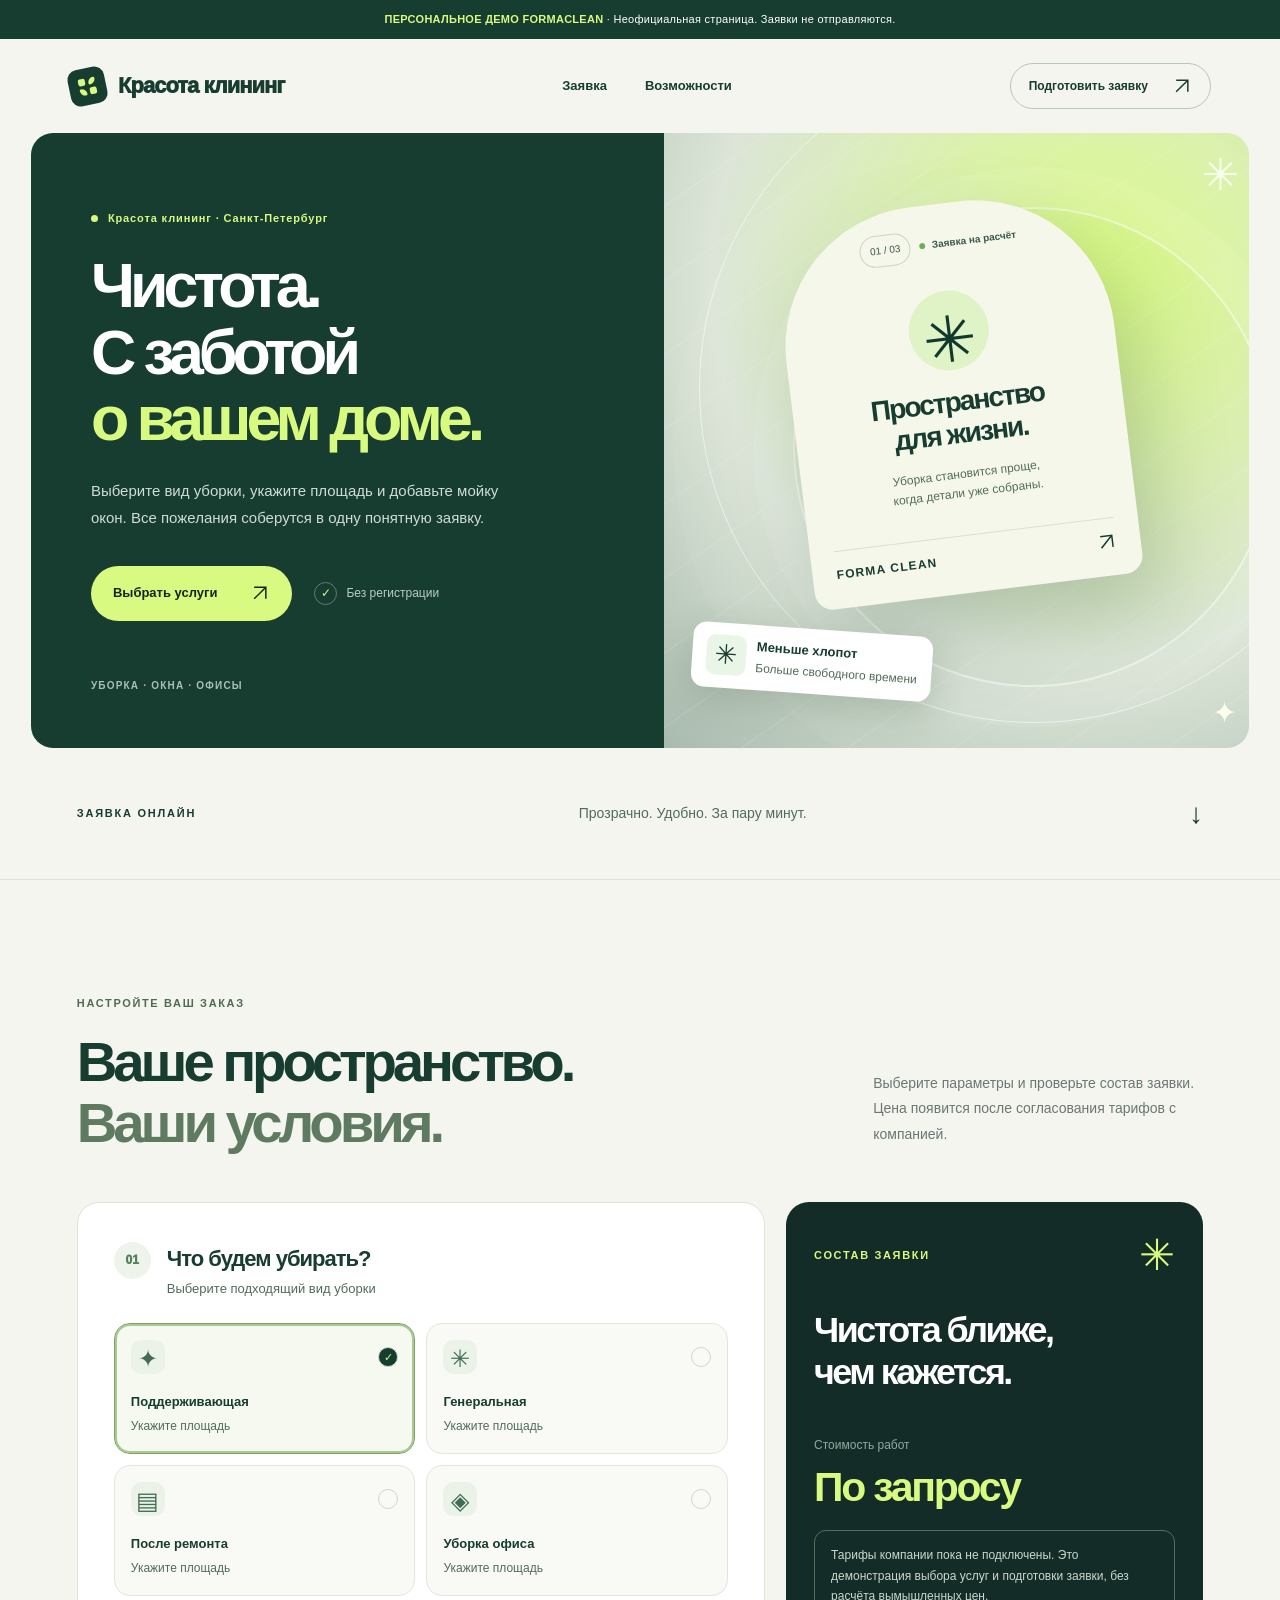
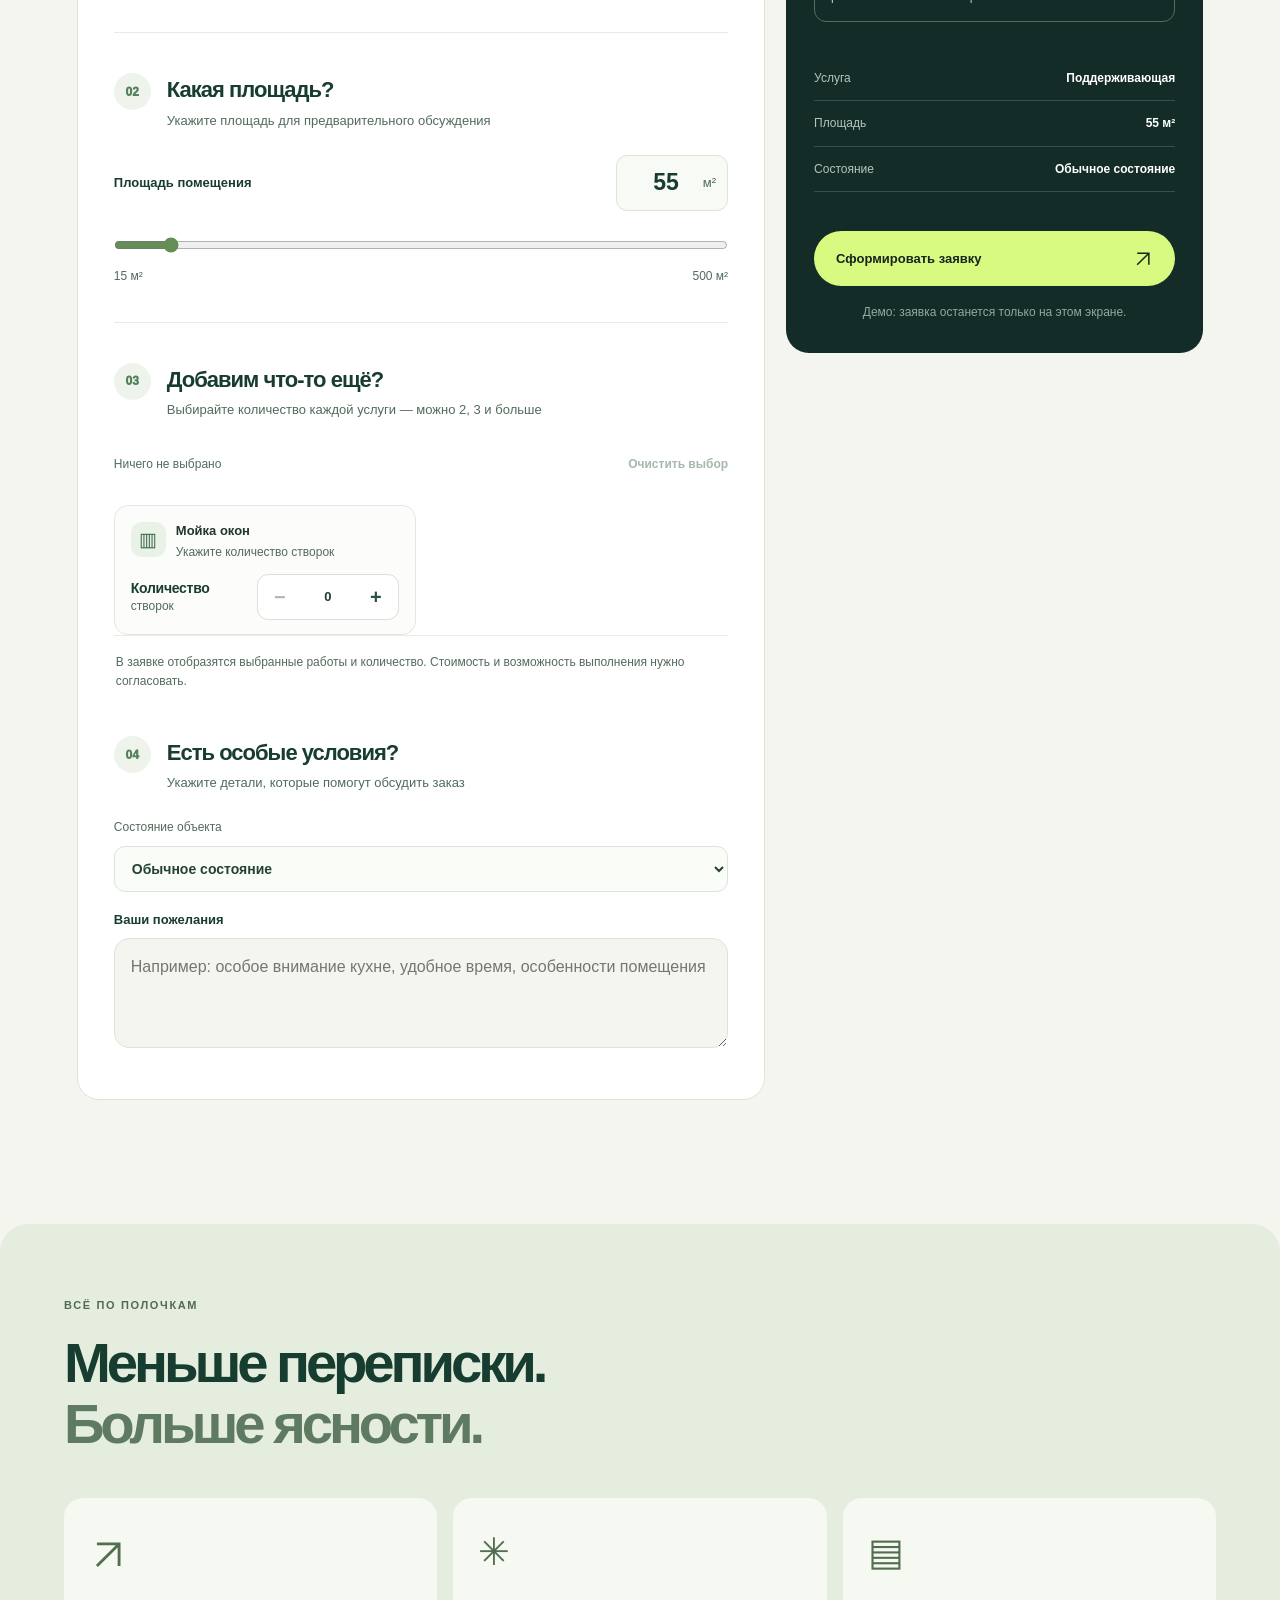
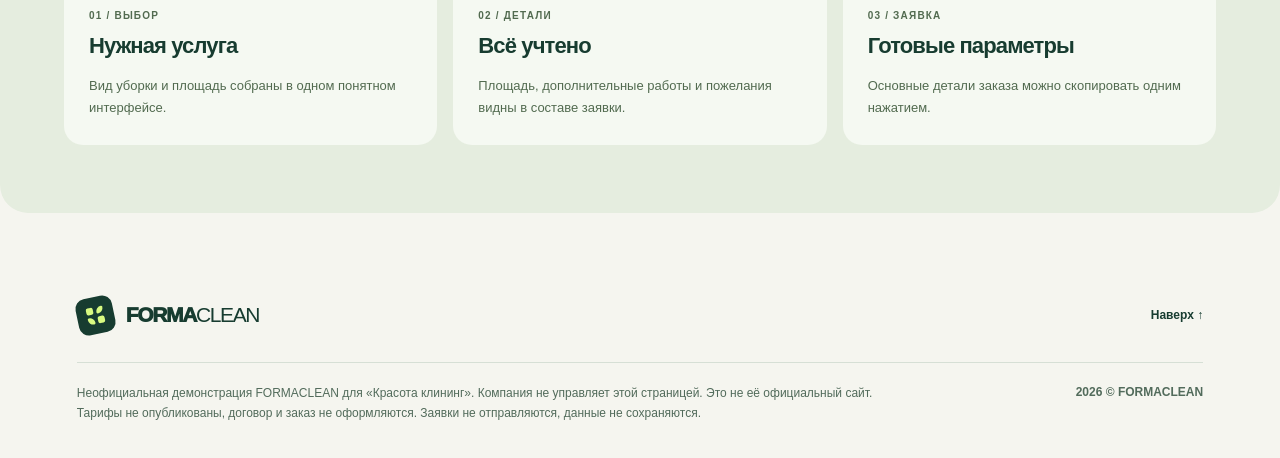
<file: demos/krasota/index.html>
<!doctype html><html lang="ru"><head><meta charset="utf-8"><meta name="viewport" content="width=device-width, initial-scale=1"><meta name="robots" content="noindex,nofollow,noarchive"><meta name="theme-color" content="#173c30"><title>Красота клининг — персональное демо FORMACLEAN</title><meta name="description" content="Персональная демонстрация: выбор услуг и подготовка заявки на клининг. Неофициальная страница, без отправки заявок."><meta property="og:title" content="Красота клининг · Демо FORMACLEAN"><meta property="og:description" content="Услуги, параметры и готовая заявка в одном интерфейсе. Неофициальная демонстрация."><link rel="stylesheet" href="../demo.css?v=2"><style>:root{--accent:#d8fa81;--ink:#173c30}</style></head><body>
  <div class="demo-banner"><strong>ПЕРСОНАЛЬНОЕ ДЕМО FORMACLEAN</strong> · Неофициальная страница. Заявки не отправляются.</div><div class="shell">
    <header class="site-header" id="top">
      <a href="#top" class="wordmark" aria-label="Красота клининг — демоверсия"><span class="mark" aria-hidden="true"><i></i><i></i><i></i><i></i></span><span>Красота клининг</span></a>
      <nav class="nav" aria-label="Основное меню"><a href="#calculator">Заявка</a><a href="#features">Возможности</a></nav>
      <a class="header-cta" href="#calculator">Подготовить заявку <svg class="arrow-icon" viewBox="0 0 24 24" fill="none" stroke="currentColor" stroke-width="1.8" aria-hidden="true"><path d="M5 19 19 5M5 5h14v14"/></svg></a>
    </header>
    <main>
      <section class="hero" aria-labelledby="hero-title">
        <div class="hero-left">
          <div class="kicker"><span class="dot"></span> Красота клининг · Санкт-Петербург</div>
          <h1 id="hero-title">Чистота.<br>С заботой<br><em>о вашем доме.</em></h1>
          <p>Выберите вид уборки, укажите площадь и добавьте мойку окон. Все пожелания соберутся в одну понятную заявку.</p>
          <div class="hero-actions"><a href="#calculator" class="btn btn-lime">Выбрать услуги <svg class="arrow-icon" viewBox="0 0 24 24" fill="none" stroke="currentColor" stroke-width="1.8" aria-hidden="true"><path d="M5 19 19 5M5 5h14v14"/></svg></a><span class="quiet-note"><span class="mini-check" aria-hidden="true">✓</span> Без регистрации</span></div>
          <div class="hero-foot"><span>УБОРКА · ОКНА · ОФИСЫ</span></div>
        </div>
        <div class="hero-right" aria-hidden="true">
          <div class="hero-texture"></div><div class="orb orb-outer"></div><div class="orb orb-inner"></div><div class="spark spark-one">✳</div><div class="spark spark-two">✦</div>
          <div class="scene-card"><div class="scene-top"><span class="scene-chip">01 / 03</span><span class="scene-indicator"><i></i> Заявка на расчёт</span></div><div class="scene-main"><span class="scene-icon">✳</span><strong>Пространство<br>для жизни.</strong><span>Уборка становится проще,<br>когда детали уже собраны.</span></div><div class="scene-bottom"><span>FORMA CLEAN</span><svg class="arrow-icon" viewBox="0 0 24 24" fill="none" stroke="currentColor" stroke-width="1.8" aria-hidden="true"><path d="M5 19 19 5M5 5h14v14"/></svg></div></div>
          <div class="floating-note"><span>✳</span><div><strong>Меньше хлопот</strong><small>Больше свободного времени</small></div></div>
        </div>
      </section>
      <section class="intro-line"><p>ЗАЯВКА ОНЛАЙН</p><span>Прозрачно. Удобно. За пару минут.</span><span class="line-arrow">↓</span></section>
      <section class="calculator-section" id="calculator" aria-labelledby="calc-heading">
        <div class="section-head"><div><span class="overline">НАСТРОЙТЕ ВАШ ЗАКАЗ</span><h2 id="calc-heading">Ваше пространство.<br><em>Ваши условия.</em></h2></div><p>Выберите параметры и проверьте состав заявки. Цена появится после согласования тарифов с компанией.</p></div>
        <div class="calc-layout">
          <div class="calc-form">
            <div class="form-group"><div class="group-heading"><span class="step">01</span><div><h3>Что будем убирать?</h3><p>Выберите подходящий вид уборки</p></div></div><div id="services" class="service-grid" role="group" aria-label="Виды уборки"></div></div>
            <div class="form-group" id="area-group"><div class="group-heading"><span class="step">02</span><div><h3>Какая площадь?</h3><p>Укажите площадь для предварительного обсуждения</p></div></div><div class="area-row"><label for="area">Площадь помещения</label><div class="area-field"><input id="area" type="number" inputmode="numeric" min="15" max="500" step="1" value="55" aria-describedby="area-hint"><span>м²</span></div></div><input id="range" class="range" type="range" min="15" max="500" step="1" value="55" aria-label="Площадь, ползунок"><div id="area-hint" class="range-scale"><span>15 м²</span><span>500 м²</span></div></div>
            <div class="form-group last-group" id="extras-group"><div class="group-heading"><span class="step">03</span><div><h3>Добавим что-то ещё?</h3><p>Выбирайте количество каждой услуги — можно 2, 3 и больше</p></div></div>
              <div class="extra-toolbar"><div id="extra-filters" class="extra-filters" role="group" aria-label="Категории дополнительных услуг"></div><div class="extra-toolbar-bottom"><span id="selected-counter" aria-live="polite">Ничего не выбрано</span><button id="reset-extras" type="button" class="reset-extras" disabled>Очистить выбор</button></div></div>
              <div id="extras" class="extra-grid" aria-live="off"></div>
              <div class="extra-hint">В заявке отобразятся выбранные работы и количество. Стоимость и возможность выполнения нужно согласовать.</div>
            </div>
            <div class="form-group last-group"><div class="group-heading"><span class="step">04</span><div><h3>Есть особые условия?</h3><p>Укажите детали, которые помогут обсудить заказ</p></div></div>
              <label class="condition-field" for="condition">Состояние объекта <select id="condition"><option value="Обычное состояние">Обычное состояние</option><option value="Сильные загрязнения">Сильные загрязнения</option><option value="Есть домашние животные">Есть домашние животные</option><option value="Нужна срочная уборка">Нужна срочная уборка</option><option value="Другие особенности">Другие особенности</option></select></label><label for="notes" class="notes-label">Ваши пожелания</label><textarea id="notes" class="notes-field" maxlength="1200" placeholder="Например: особое внимание кухне, удобное время, особенности помещения"></textarea>
            </div>
          </div>
          <aside class="order-summary" aria-labelledby="summary-heading"><div class="summary-top"><span class="summary-label">СОСТАВ ЗАЯВКИ</span><span class="summary-spark">✳</span></div><h3 id="summary-heading">Чистота ближе,<br>чем кажется.</h3><p class="summary-caption">Стоимость работ</p><div class="amount" id="total">По запросу</div><p class="demo-explanation">Тарифы компании пока не подключены. Это демонстрация выбора услуг и подготовки заявки, без расчёта вымышленных цен.</p><div id="breakdown" class="breakdown"></div><div id="summary-note" class="summary-note" hidden>При нестандартных условиях итог уточняется менеджером.</div><div class="summary-hr"></div><button class="btn btn-lime summary-action" id="generate" type="button">Сформировать заявку <svg class="arrow-icon" viewBox="0 0 24 24" fill="none" stroke="currentColor" stroke-width="1.8" aria-hidden="true"><path d="M5 19 19 5M5 5h14v14"/></svg></button><span class="summary-small">Демо: заявка останется только на этом экране.</span></aside>
        </div>
        <div id="order-preview" class="preview" hidden tabindex="-1" aria-live="polite"><div class="preview-copy"><span class="overline">ПОДГОТОВЛЕННАЯ ЗАЯВКА</span><h3>Всё готово к обсуждению</h3><p>Можно скопировать данные и отправить их в удобном вам канале. На этом сайте заявка не отправляется автоматически.</p></div><pre id="preview-text"></pre><button id="copy" class="btn btn-outline" type="button">Скопировать заявку <svg class="arrow-icon" viewBox="0 0 24 24" fill="none" stroke="currentColor" stroke-width="1.8" aria-hidden="true"><path d="M5 19 19 5M5 5h14v14"/></svg></button><span id="copy-status" role="status"></span></div>
      </section>
      <section id="features" class="feature-section"><div class="feature-top"><span class="overline">ВСЁ ПО ПОЛОЧКАМ</span><h2>Меньше переписки.<br><em>Больше ясности.</em></h2></div><div class="feature-cards"><article><span class="feature-icon"><svg class="arrow-icon" viewBox="0 0 24 24" fill="none" stroke="currentColor" stroke-width="1.8" aria-hidden="true"><path d="M5 19 19 5M5 5h14v14"/></svg></span><span class="feature-num">01 / ВЫБОР</span><h3>Нужная услуга</h3><p>Вид уборки и площадь собраны в одном понятном интерфейсе.</p></article><article><span class="feature-icon">✳</span><span class="feature-num">02 / ДЕТАЛИ</span><h3>Всё учтено</h3><p>Площадь, дополнительные работы и пожелания видны в составе заявки.</p></article><article><span class="feature-icon">▤</span><span class="feature-num">03 / ЗАЯВКА</span><h3>Готовые параметры</h3><p>Основные детали заказа можно скопировать одним нажатием.</p></article></div></section>
    </main>
    <footer class="footer"><div class="footer-upper"><div class="wordmark"><span class="mark" aria-hidden="true"><i></i><i></i><i></i><i></i></span><span>FORMA<span class="light-weight">CLEAN</span></span></div><a href="#top">Наверх ↑</a></div><div class="footer-bottom"><p id="legal-note">Неофициальная демонстрация FORMACLEAN для «Красота клининг». Компания не управляет этой страницей. Это не её официальный сайт. Тарифы не опубликованы, договор и заказ не оформляются. Заявки не отправляются, данные не сохраняются.</p><span>2026 © FORMACLEAN</span></div></footer>
  </div>
  <script id="demo-config" type="application/json">{"slug": "krasota", "name": "Красота клининг", "accent": "#d8fa81", "ink": "#173c30", "headline": "Чистота.\u003cbr>С заботой\u003cbr>\u003cem>о вашем доме.\u003c/em>", "intro": "Выберите вид уборки, укажите площадь и добавьте мойку окон. Все пожелания соберутся в одну понятную заявку.", "services": [{"id": "regular", "name": "Поддерживающая", "symbol": "✦", "area": true}, {"id": "deep", "name": "Генеральная", "symbol": "✳", "area": true}, {"id": "renovation", "name": "После ремонта", "symbol": "▤", "area": true}, {"id": "office", "name": "Уборка офиса", "symbol": "◈", "area": true}], "extras": [{"id": "windows", "name": "Мойка окон", "unit": "створок", "symbol": "▥", "max": 99}], "foot": "УБОРКА · ОКНА · ОФИСЫ"}</script><script src="../demo.js"></script></body></html>
</file>
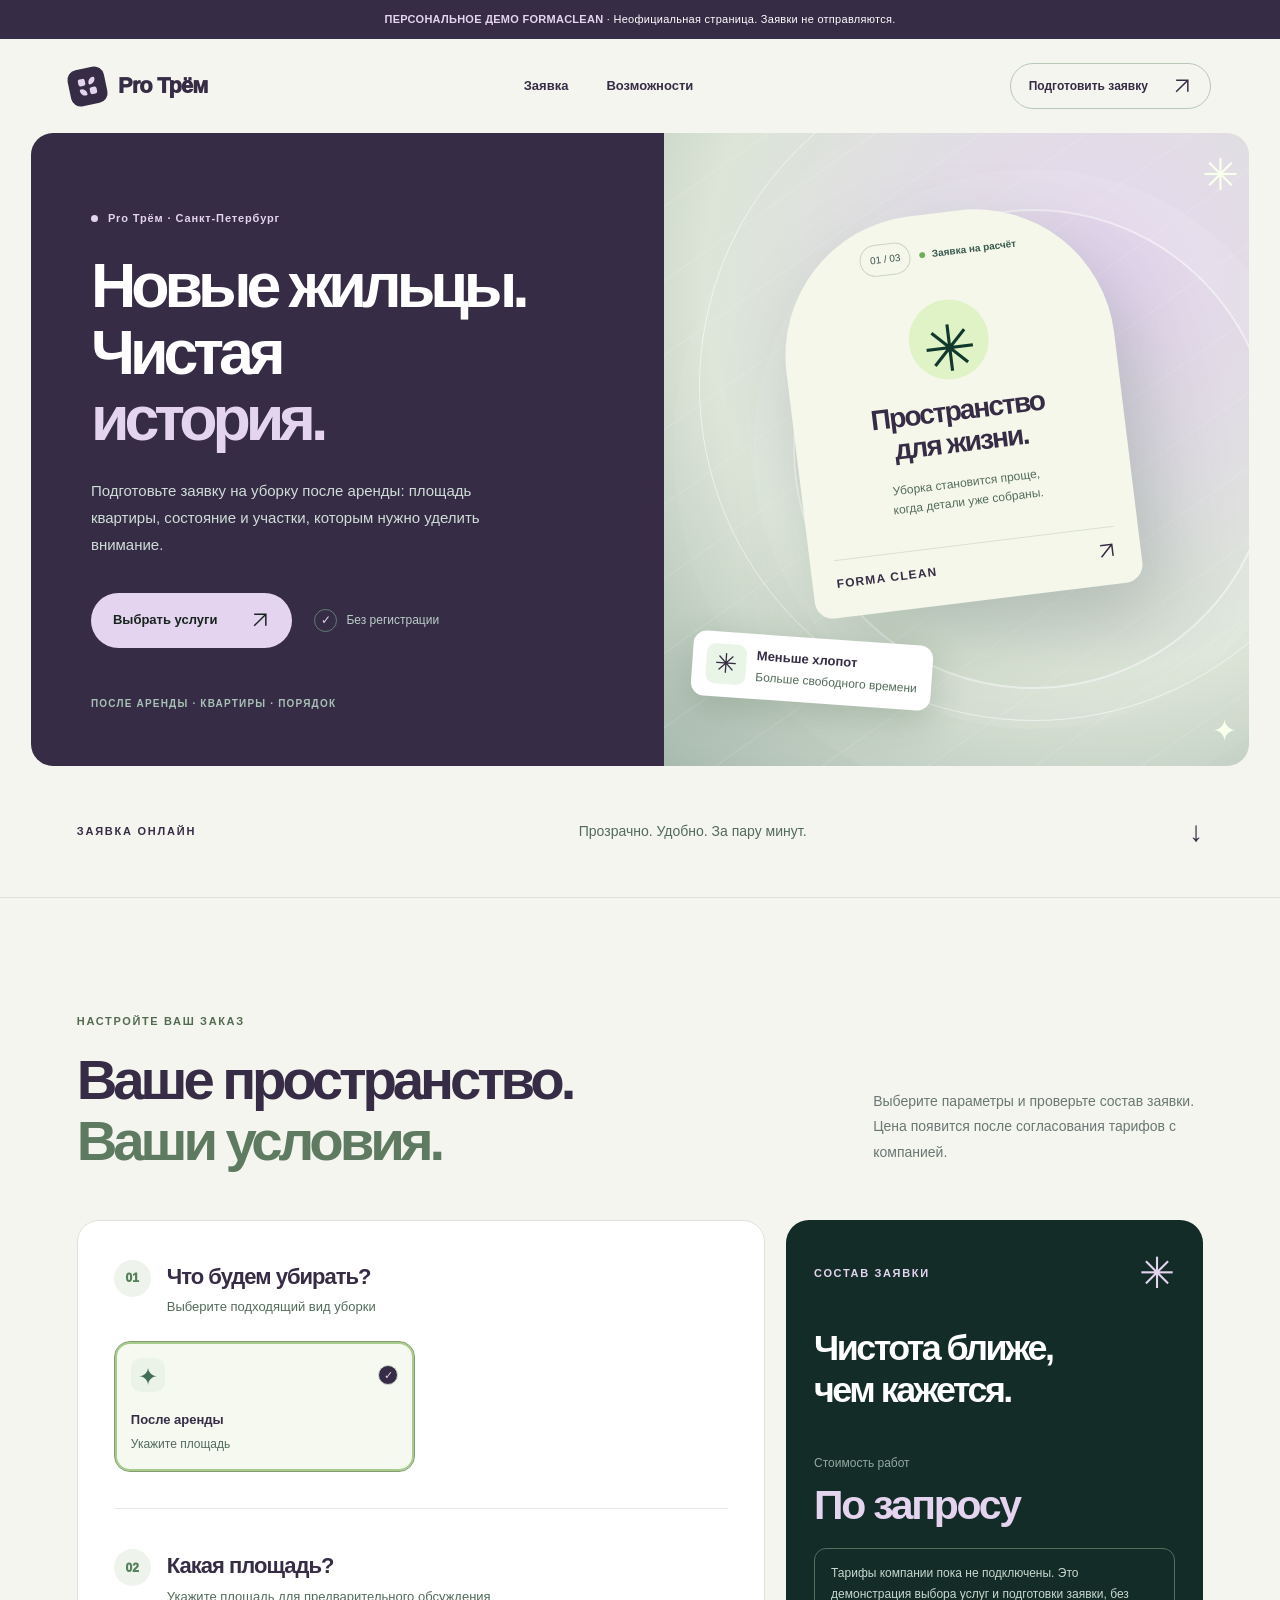
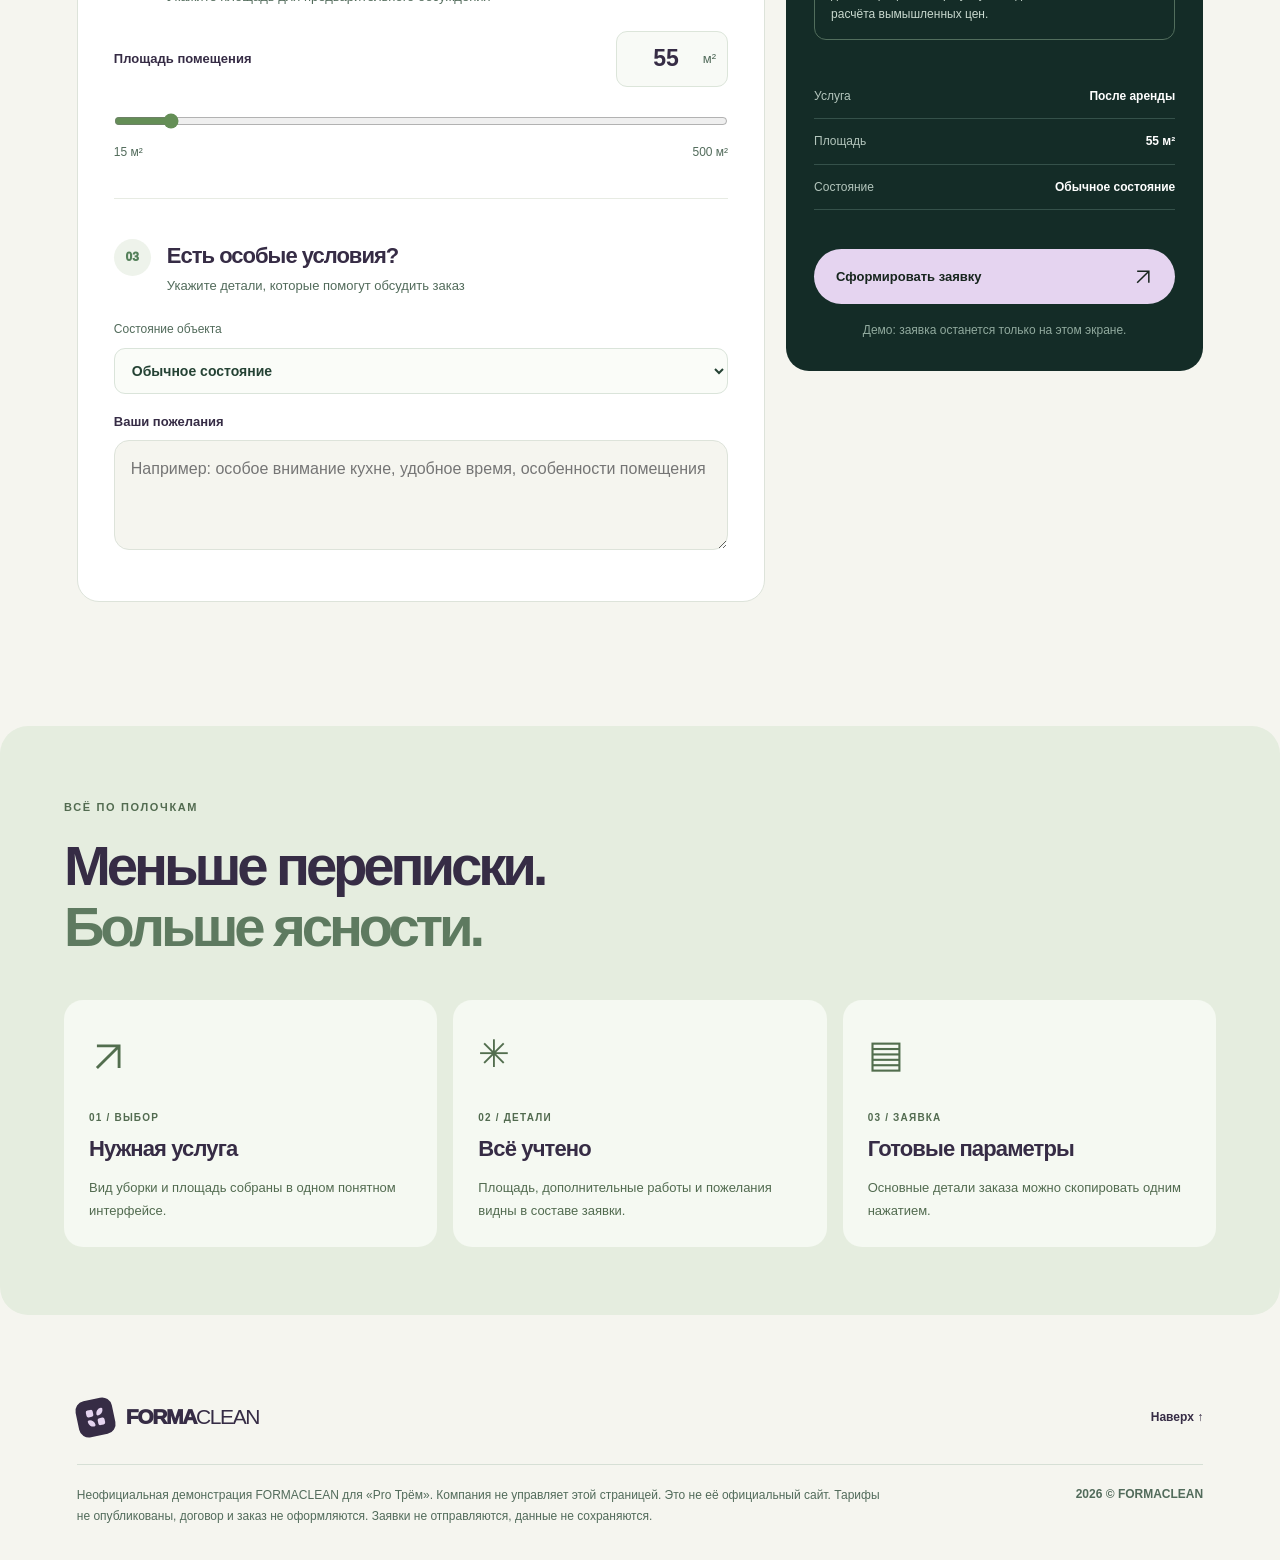
<file: demos/pro-trem/index.html>
<!doctype html><html lang="ru"><head><meta charset="utf-8"><meta name="viewport" content="width=device-width, initial-scale=1"><meta name="robots" content="noindex,nofollow,noarchive"><meta name="theme-color" content="#362c45"><title>Pro Трём — персональное демо FORMACLEAN</title><meta name="description" content="Персональная демонстрация: выбор услуг и подготовка заявки на клининг. Неофициальная страница, без отправки заявок."><meta property="og:title" content="Pro Трём · Демо FORMACLEAN"><meta property="og:description" content="Услуги, параметры и готовая заявка в одном интерфейсе. Неофициальная демонстрация."><link rel="stylesheet" href="../demo.css?v=2"><style>:root{--accent:#e5d4f0;--ink:#362c45}</style></head><body>
  <div class="demo-banner"><strong>ПЕРСОНАЛЬНОЕ ДЕМО FORMACLEAN</strong> · Неофициальная страница. Заявки не отправляются.</div><div class="shell">
    <header class="site-header" id="top">
      <a href="#top" class="wordmark" aria-label="Pro Трём — демоверсия"><span class="mark" aria-hidden="true"><i></i><i></i><i></i><i></i></span><span>Pro Трём</span></a>
      <nav class="nav" aria-label="Основное меню"><a href="#calculator">Заявка</a><a href="#features">Возможности</a></nav>
      <a class="header-cta" href="#calculator">Подготовить заявку <svg class="arrow-icon" viewBox="0 0 24 24" fill="none" stroke="currentColor" stroke-width="1.8" aria-hidden="true"><path d="M5 19 19 5M5 5h14v14"/></svg></a>
    </header>
    <main>
      <section class="hero" aria-labelledby="hero-title">
        <div class="hero-left">
          <div class="kicker"><span class="dot"></span> Pro Трём · Санкт-Петербург</div>
          <h1 id="hero-title">Новые жильцы.<br>Чистая<br><em>история.</em></h1>
          <p>Подготовьте заявку на уборку после аренды: площадь квартиры, состояние и участки, которым нужно уделить внимание.</p>
          <div class="hero-actions"><a href="#calculator" class="btn btn-lime">Выбрать услуги <svg class="arrow-icon" viewBox="0 0 24 24" fill="none" stroke="currentColor" stroke-width="1.8" aria-hidden="true"><path d="M5 19 19 5M5 5h14v14"/></svg></a><span class="quiet-note"><span class="mini-check" aria-hidden="true">✓</span> Без регистрации</span></div>
          <div class="hero-foot"><span>ПОСЛЕ АРЕНДЫ · КВАРТИРЫ · ПОРЯДОК</span></div>
        </div>
        <div class="hero-right" aria-hidden="true">
          <div class="hero-texture"></div><div class="orb orb-outer"></div><div class="orb orb-inner"></div><div class="spark spark-one">✳</div><div class="spark spark-two">✦</div>
          <div class="scene-card"><div class="scene-top"><span class="scene-chip">01 / 03</span><span class="scene-indicator"><i></i> Заявка на расчёт</span></div><div class="scene-main"><span class="scene-icon">✳</span><strong>Пространство<br>для жизни.</strong><span>Уборка становится проще,<br>когда детали уже собраны.</span></div><div class="scene-bottom"><span>FORMA CLEAN</span><svg class="arrow-icon" viewBox="0 0 24 24" fill="none" stroke="currentColor" stroke-width="1.8" aria-hidden="true"><path d="M5 19 19 5M5 5h14v14"/></svg></div></div>
          <div class="floating-note"><span>✳</span><div><strong>Меньше хлопот</strong><small>Больше свободного времени</small></div></div>
        </div>
      </section>
      <section class="intro-line"><p>ЗАЯВКА ОНЛАЙН</p><span>Прозрачно. Удобно. За пару минут.</span><span class="line-arrow">↓</span></section>
      <section class="calculator-section" id="calculator" aria-labelledby="calc-heading">
        <div class="section-head"><div><span class="overline">НАСТРОЙТЕ ВАШ ЗАКАЗ</span><h2 id="calc-heading">Ваше пространство.<br><em>Ваши условия.</em></h2></div><p>Выберите параметры и проверьте состав заявки. Цена появится после согласования тарифов с компанией.</p></div>
        <div class="calc-layout">
          <div class="calc-form">
            <div class="form-group"><div class="group-heading"><span class="step">01</span><div><h3>Что будем убирать?</h3><p>Выберите подходящий вид уборки</p></div></div><div id="services" class="service-grid" role="group" aria-label="Виды уборки"></div></div>
            <div class="form-group" id="area-group"><div class="group-heading"><span class="step">02</span><div><h3>Какая площадь?</h3><p>Укажите площадь для предварительного обсуждения</p></div></div><div class="area-row"><label for="area">Площадь помещения</label><div class="area-field"><input id="area" type="number" inputmode="numeric" min="15" max="500" step="1" value="55" aria-describedby="area-hint"><span>м²</span></div></div><input id="range" class="range" type="range" min="15" max="500" step="1" value="55" aria-label="Площадь, ползунок"><div id="area-hint" class="range-scale"><span>15 м²</span><span>500 м²</span></div></div>
            <div class="form-group last-group" id="extras-group"><div class="group-heading"><span class="step">03</span><div><h3>Добавим что-то ещё?</h3><p>Выбирайте количество каждой услуги — можно 2, 3 и больше</p></div></div>
              <div class="extra-toolbar"><div id="extra-filters" class="extra-filters" role="group" aria-label="Категории дополнительных услуг"></div><div class="extra-toolbar-bottom"><span id="selected-counter" aria-live="polite">Ничего не выбрано</span><button id="reset-extras" type="button" class="reset-extras" disabled>Очистить выбор</button></div></div>
              <div id="extras" class="extra-grid" aria-live="off"></div>
              <div class="extra-hint">В заявке отобразятся выбранные работы и количество. Стоимость и возможность выполнения нужно согласовать.</div>
            </div>
            <div class="form-group last-group"><div class="group-heading"><span class="step">04</span><div><h3>Есть особые условия?</h3><p>Укажите детали, которые помогут обсудить заказ</p></div></div>
              <label class="condition-field" for="condition">Состояние объекта <select id="condition"><option value="Обычное состояние">Обычное состояние</option><option value="Сильные загрязнения">Сильные загрязнения</option><option value="Есть домашние животные">Есть домашние животные</option><option value="Нужна срочная уборка">Нужна срочная уборка</option><option value="Другие особенности">Другие особенности</option></select></label><label for="notes" class="notes-label">Ваши пожелания</label><textarea id="notes" class="notes-field" maxlength="1200" placeholder="Например: особое внимание кухне, удобное время, особенности помещения"></textarea>
            </div>
          </div>
          <aside class="order-summary" aria-labelledby="summary-heading"><div class="summary-top"><span class="summary-label">СОСТАВ ЗАЯВКИ</span><span class="summary-spark">✳</span></div><h3 id="summary-heading">Чистота ближе,<br>чем кажется.</h3><p class="summary-caption">Стоимость работ</p><div class="amount" id="total">По запросу</div><p class="demo-explanation">Тарифы компании пока не подключены. Это демонстрация выбора услуг и подготовки заявки, без расчёта вымышленных цен.</p><div id="breakdown" class="breakdown"></div><div id="summary-note" class="summary-note" hidden>При нестандартных условиях итог уточняется менеджером.</div><div class="summary-hr"></div><button class="btn btn-lime summary-action" id="generate" type="button">Сформировать заявку <svg class="arrow-icon" viewBox="0 0 24 24" fill="none" stroke="currentColor" stroke-width="1.8" aria-hidden="true"><path d="M5 19 19 5M5 5h14v14"/></svg></button><span class="summary-small">Демо: заявка останется только на этом экране.</span></aside>
        </div>
        <div id="order-preview" class="preview" hidden tabindex="-1" aria-live="polite"><div class="preview-copy"><span class="overline">ПОДГОТОВЛЕННАЯ ЗАЯВКА</span><h3>Всё готово к обсуждению</h3><p>Можно скопировать данные и отправить их в удобном вам канале. На этом сайте заявка не отправляется автоматически.</p></div><pre id="preview-text"></pre><button id="copy" class="btn btn-outline" type="button">Скопировать заявку <svg class="arrow-icon" viewBox="0 0 24 24" fill="none" stroke="currentColor" stroke-width="1.8" aria-hidden="true"><path d="M5 19 19 5M5 5h14v14"/></svg></button><span id="copy-status" role="status"></span></div>
      </section>
      <section id="features" class="feature-section"><div class="feature-top"><span class="overline">ВСЁ ПО ПОЛОЧКАМ</span><h2>Меньше переписки.<br><em>Больше ясности.</em></h2></div><div class="feature-cards"><article><span class="feature-icon"><svg class="arrow-icon" viewBox="0 0 24 24" fill="none" stroke="currentColor" stroke-width="1.8" aria-hidden="true"><path d="M5 19 19 5M5 5h14v14"/></svg></span><span class="feature-num">01 / ВЫБОР</span><h3>Нужная услуга</h3><p>Вид уборки и площадь собраны в одном понятном интерфейсе.</p></article><article><span class="feature-icon">✳</span><span class="feature-num">02 / ДЕТАЛИ</span><h3>Всё учтено</h3><p>Площадь, дополнительные работы и пожелания видны в составе заявки.</p></article><article><span class="feature-icon">▤</span><span class="feature-num">03 / ЗАЯВКА</span><h3>Готовые параметры</h3><p>Основные детали заказа можно скопировать одним нажатием.</p></article></div></section>
    </main>
    <footer class="footer"><div class="footer-upper"><div class="wordmark"><span class="mark" aria-hidden="true"><i></i><i></i><i></i><i></i></span><span>FORMA<span class="light-weight">CLEAN</span></span></div><a href="#top">Наверх ↑</a></div><div class="footer-bottom"><p id="legal-note">Неофициальная демонстрация FORMACLEAN для «Pro Трём». Компания не управляет этой страницей. Это не её официальный сайт. Тарифы не опубликованы, договор и заказ не оформляются. Заявки не отправляются, данные не сохраняются.</p><span>2026 © FORMACLEAN</span></div></footer>
  </div>
  <script id="demo-config" type="application/json">{"slug": "pro-trem", "name": "Pro Трём", "accent": "#e5d4f0", "ink": "#362c45", "headline": "Новые жильцы.\u003cbr>Чистая\u003cbr>\u003cem>история.\u003c/em>", "intro": "Подготовьте заявку на уборку после аренды: площадь квартиры, состояние и участки, которым нужно уделить внимание.", "services": [{"id": "rental", "name": "После аренды", "symbol": "✦", "area": true}], "extras": [], "foot": "ПОСЛЕ АРЕНДЫ · КВАРТИРЫ · ПОРЯДОК"}</script><script src="../demo.js"></script></body></html>
</file>
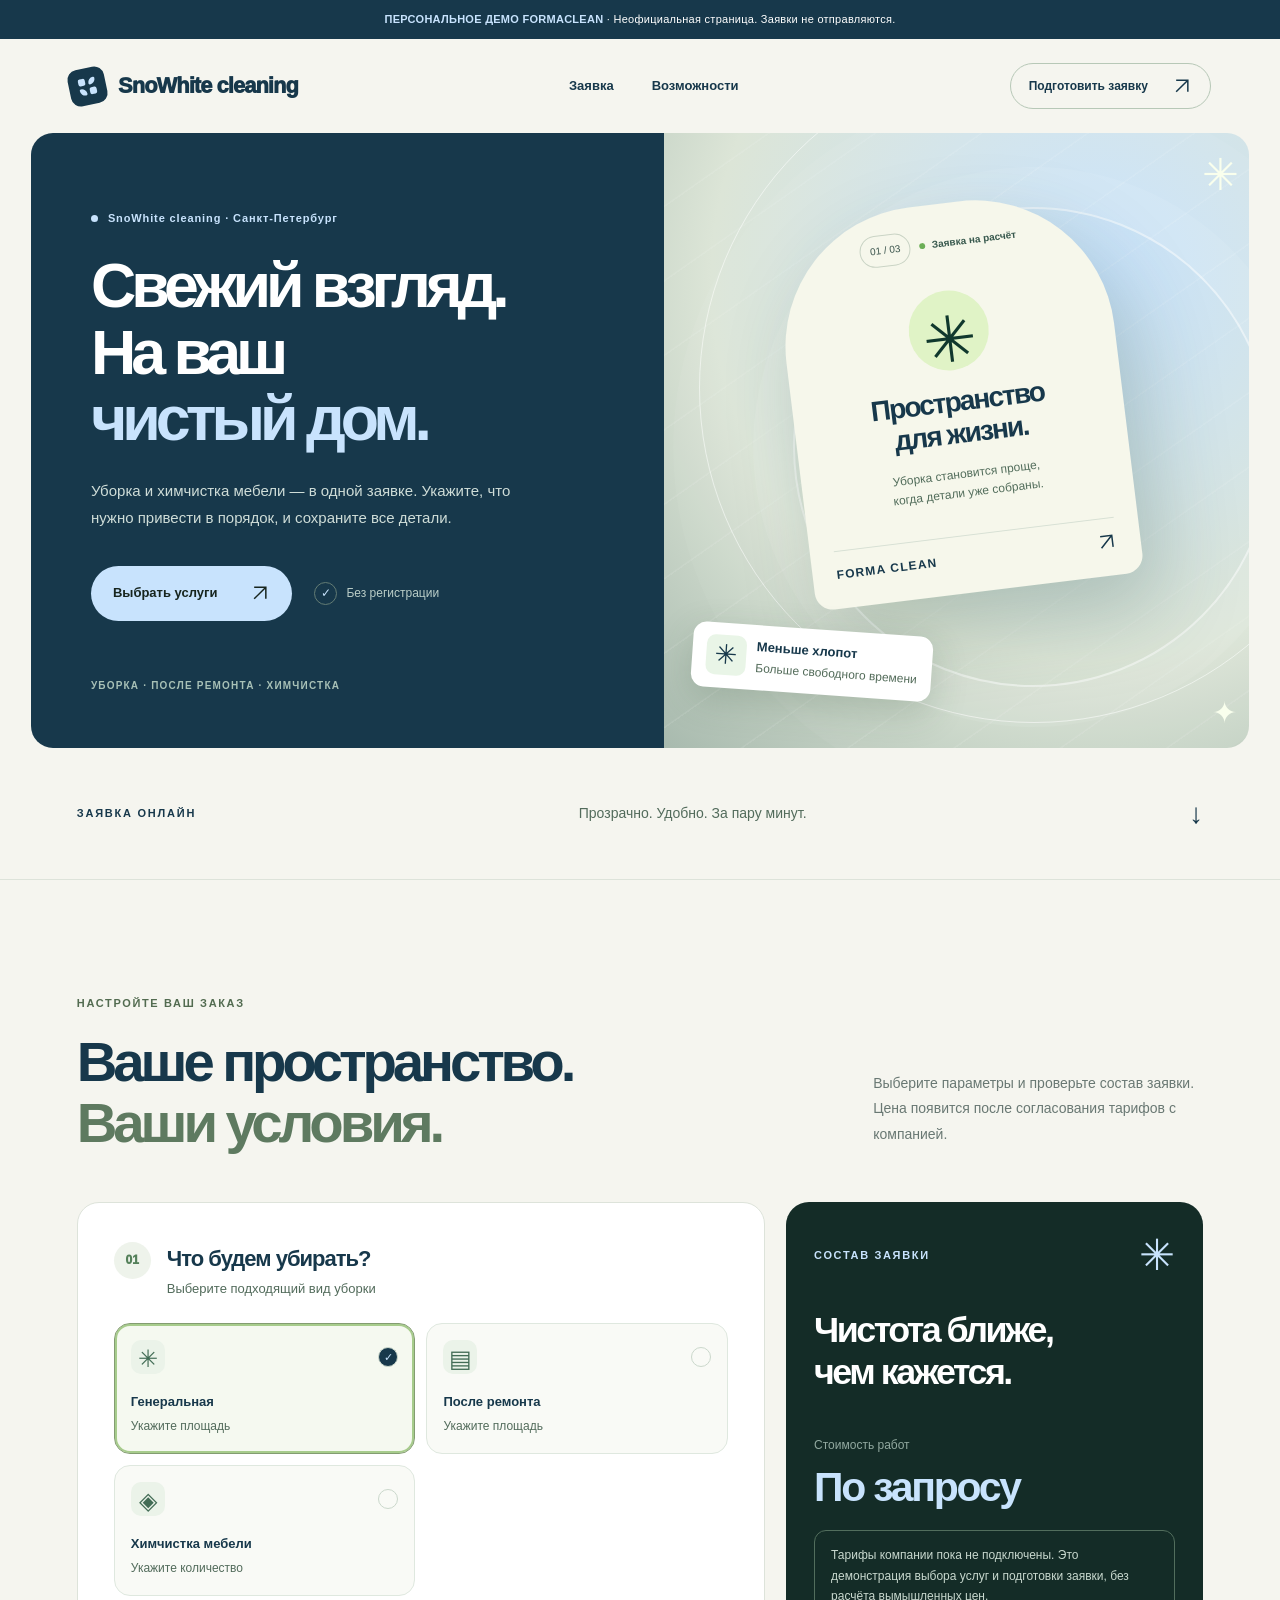
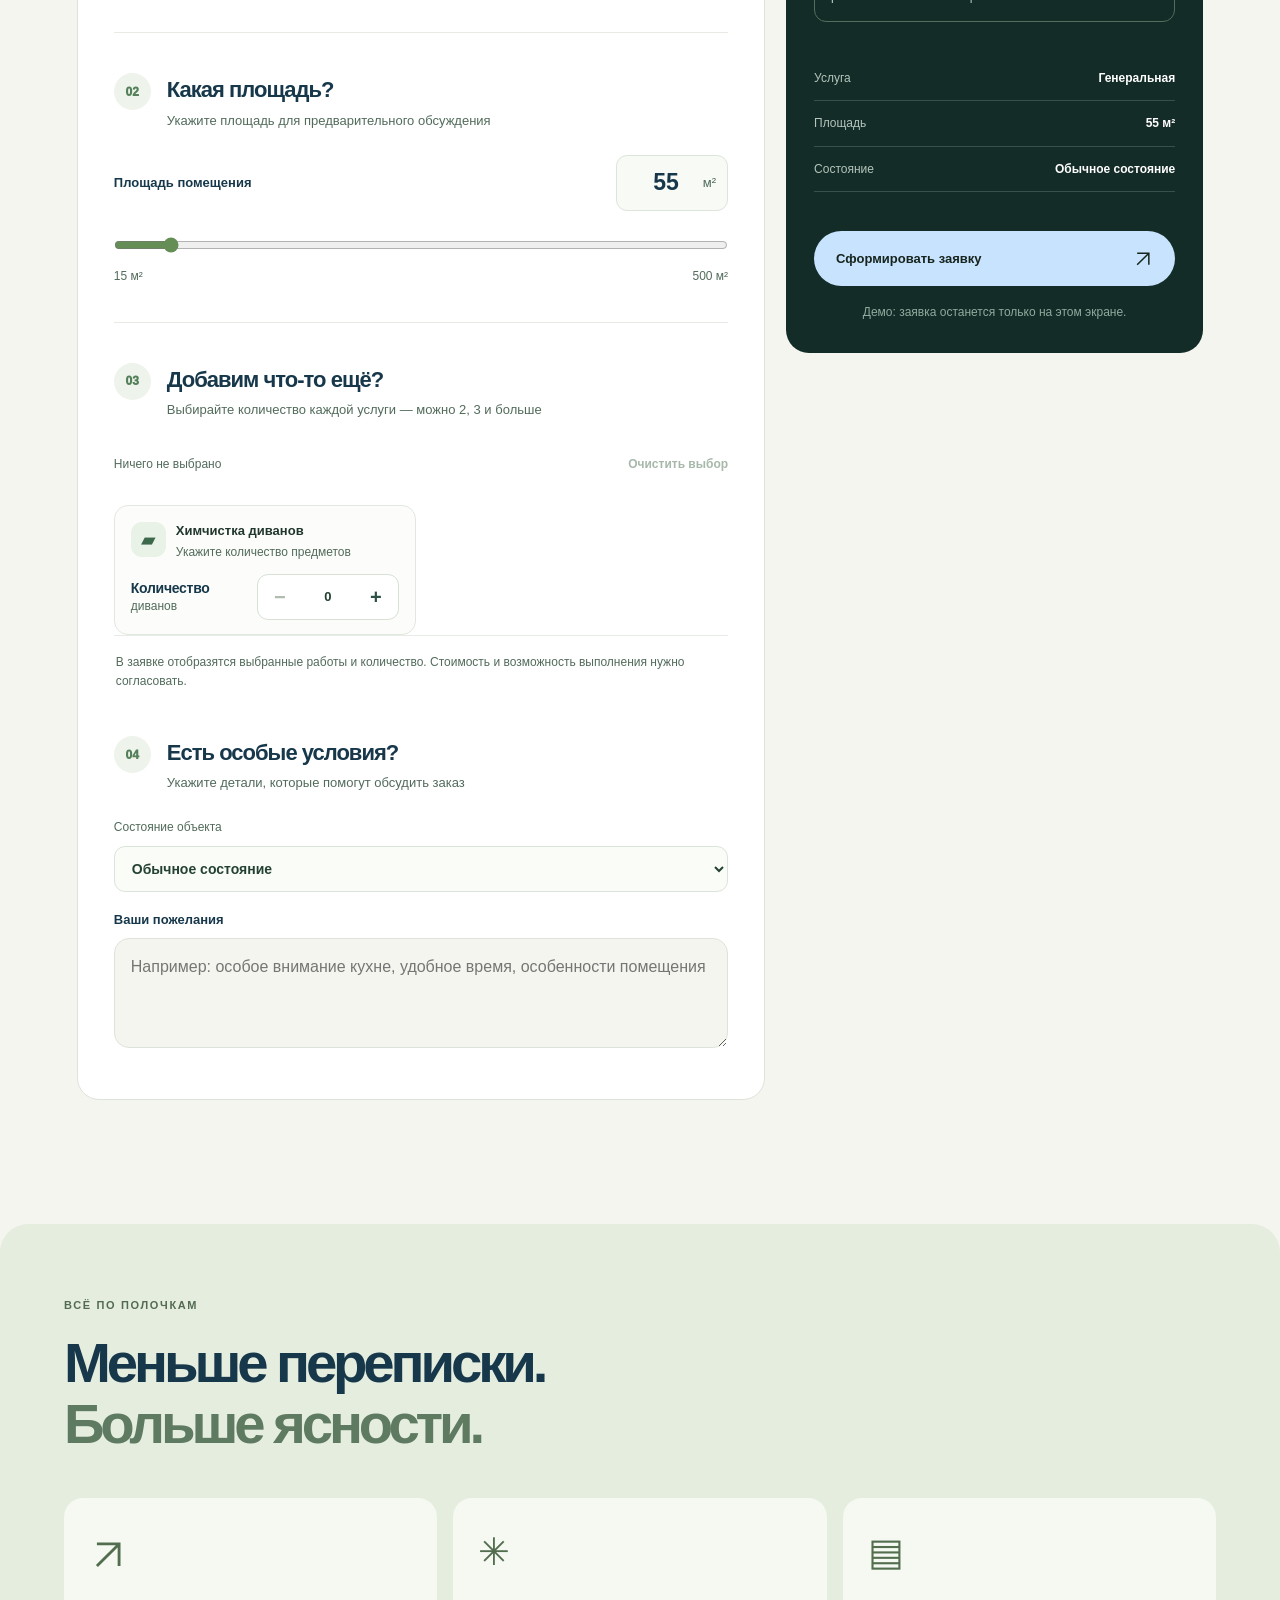
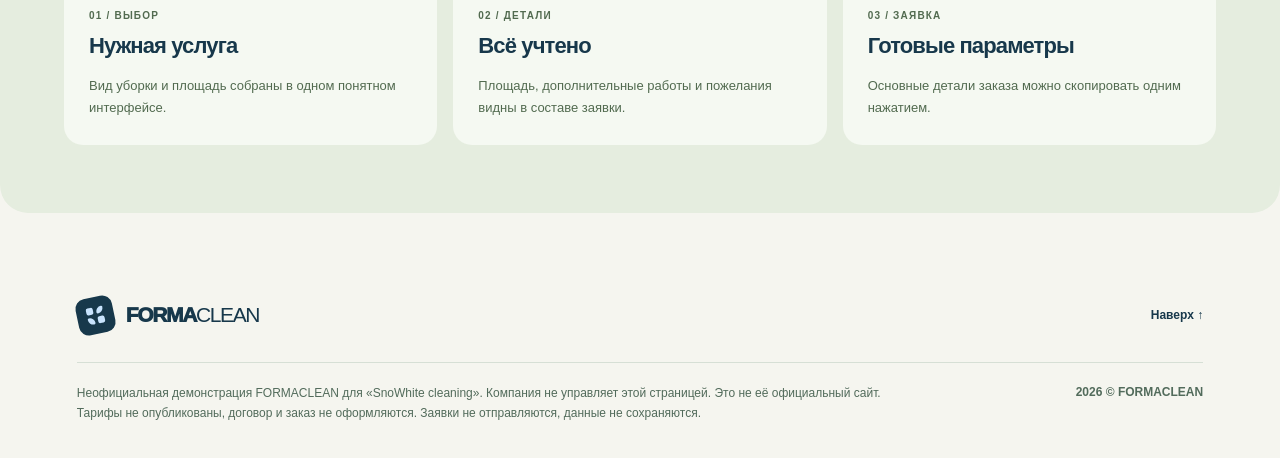
<file: demos/snowhite/index.html>
<!doctype html><html lang="ru"><head><meta charset="utf-8"><meta name="viewport" content="width=device-width, initial-scale=1"><meta name="robots" content="noindex,nofollow,noarchive"><meta name="theme-color" content="#17384b"><title>SnoWhite cleaning — персональное демо FORMACLEAN</title><meta name="description" content="Персональная демонстрация: выбор услуг и подготовка заявки на клининг. Неофициальная страница, без отправки заявок."><meta property="og:title" content="SnoWhite cleaning · Демо FORMACLEAN"><meta property="og:description" content="Услуги, параметры и готовая заявка в одном интерфейсе. Неофициальная демонстрация."><link rel="stylesheet" href="../demo.css?v=2"><style>:root{--accent:#c8e3fd;--ink:#17384b}</style></head><body>
  <div class="demo-banner"><strong>ПЕРСОНАЛЬНОЕ ДЕМО FORMACLEAN</strong> · Неофициальная страница. Заявки не отправляются.</div><div class="shell">
    <header class="site-header" id="top">
      <a href="#top" class="wordmark" aria-label="SnoWhite cleaning — демоверсия"><span class="mark" aria-hidden="true"><i></i><i></i><i></i><i></i></span><span>SnoWhite cleaning</span></a>
      <nav class="nav" aria-label="Основное меню"><a href="#calculator">Заявка</a><a href="#features">Возможности</a></nav>
      <a class="header-cta" href="#calculator">Подготовить заявку <svg class="arrow-icon" viewBox="0 0 24 24" fill="none" stroke="currentColor" stroke-width="1.8" aria-hidden="true"><path d="M5 19 19 5M5 5h14v14"/></svg></a>
    </header>
    <main>
      <section class="hero" aria-labelledby="hero-title">
        <div class="hero-left">
          <div class="kicker"><span class="dot"></span> SnoWhite cleaning · Санкт-Петербург</div>
          <h1 id="hero-title">Свежий взгляд.<br>На ваш<br><em>чистый дом.</em></h1>
          <p>Уборка и химчистка мебели — в одной заявке. Укажите, что нужно привести в порядок, и сохраните все детали.</p>
          <div class="hero-actions"><a href="#calculator" class="btn btn-lime">Выбрать услуги <svg class="arrow-icon" viewBox="0 0 24 24" fill="none" stroke="currentColor" stroke-width="1.8" aria-hidden="true"><path d="M5 19 19 5M5 5h14v14"/></svg></a><span class="quiet-note"><span class="mini-check" aria-hidden="true">✓</span> Без регистрации</span></div>
          <div class="hero-foot"><span>УБОРКА · ПОСЛЕ РЕМОНТА · ХИМЧИСТКА</span></div>
        </div>
        <div class="hero-right" aria-hidden="true">
          <div class="hero-texture"></div><div class="orb orb-outer"></div><div class="orb orb-inner"></div><div class="spark spark-one">✳</div><div class="spark spark-two">✦</div>
          <div class="scene-card"><div class="scene-top"><span class="scene-chip">01 / 03</span><span class="scene-indicator"><i></i> Заявка на расчёт</span></div><div class="scene-main"><span class="scene-icon">✳</span><strong>Пространство<br>для жизни.</strong><span>Уборка становится проще,<br>когда детали уже собраны.</span></div><div class="scene-bottom"><span>FORMA CLEAN</span><svg class="arrow-icon" viewBox="0 0 24 24" fill="none" stroke="currentColor" stroke-width="1.8" aria-hidden="true"><path d="M5 19 19 5M5 5h14v14"/></svg></div></div>
          <div class="floating-note"><span>✳</span><div><strong>Меньше хлопот</strong><small>Больше свободного времени</small></div></div>
        </div>
      </section>
      <section class="intro-line"><p>ЗАЯВКА ОНЛАЙН</p><span>Прозрачно. Удобно. За пару минут.</span><span class="line-arrow">↓</span></section>
      <section class="calculator-section" id="calculator" aria-labelledby="calc-heading">
        <div class="section-head"><div><span class="overline">НАСТРОЙТЕ ВАШ ЗАКАЗ</span><h2 id="calc-heading">Ваше пространство.<br><em>Ваши условия.</em></h2></div><p>Выберите параметры и проверьте состав заявки. Цена появится после согласования тарифов с компанией.</p></div>
        <div class="calc-layout">
          <div class="calc-form">
            <div class="form-group"><div class="group-heading"><span class="step">01</span><div><h3>Что будем убирать?</h3><p>Выберите подходящий вид уборки</p></div></div><div id="services" class="service-grid" role="group" aria-label="Виды уборки"></div></div>
            <div class="form-group" id="area-group"><div class="group-heading"><span class="step">02</span><div><h3>Какая площадь?</h3><p>Укажите площадь для предварительного обсуждения</p></div></div><div class="area-row"><label for="area">Площадь помещения</label><div class="area-field"><input id="area" type="number" inputmode="numeric" min="15" max="500" step="1" value="55" aria-describedby="area-hint"><span>м²</span></div></div><input id="range" class="range" type="range" min="15" max="500" step="1" value="55" aria-label="Площадь, ползунок"><div id="area-hint" class="range-scale"><span>15 м²</span><span>500 м²</span></div></div>
            <div class="form-group last-group" id="extras-group"><div class="group-heading"><span class="step">03</span><div><h3>Добавим что-то ещё?</h3><p>Выбирайте количество каждой услуги — можно 2, 3 и больше</p></div></div>
              <div class="extra-toolbar"><div id="extra-filters" class="extra-filters" role="group" aria-label="Категории дополнительных услуг"></div><div class="extra-toolbar-bottom"><span id="selected-counter" aria-live="polite">Ничего не выбрано</span><button id="reset-extras" type="button" class="reset-extras" disabled>Очистить выбор</button></div></div>
              <div id="extras" class="extra-grid" aria-live="off"></div>
              <div class="extra-hint">В заявке отобразятся выбранные работы и количество. Стоимость и возможность выполнения нужно согласовать.</div>
            </div>
            <div class="form-group last-group"><div class="group-heading"><span class="step">04</span><div><h3>Есть особые условия?</h3><p>Укажите детали, которые помогут обсудить заказ</p></div></div>
              <label class="condition-field" for="condition">Состояние объекта <select id="condition"><option value="Обычное состояние">Обычное состояние</option><option value="Сильные загрязнения">Сильные загрязнения</option><option value="Есть домашние животные">Есть домашние животные</option><option value="Нужна срочная уборка">Нужна срочная уборка</option><option value="Другие особенности">Другие особенности</option></select></label><label for="notes" class="notes-label">Ваши пожелания</label><textarea id="notes" class="notes-field" maxlength="1200" placeholder="Например: особое внимание кухне, удобное время, особенности помещения"></textarea>
            </div>
          </div>
          <aside class="order-summary" aria-labelledby="summary-heading"><div class="summary-top"><span class="summary-label">СОСТАВ ЗАЯВКИ</span><span class="summary-spark">✳</span></div><h3 id="summary-heading">Чистота ближе,<br>чем кажется.</h3><p class="summary-caption">Стоимость работ</p><div class="amount" id="total">По запросу</div><p class="demo-explanation">Тарифы компании пока не подключены. Это демонстрация выбора услуг и подготовки заявки, без расчёта вымышленных цен.</p><div id="breakdown" class="breakdown"></div><div id="summary-note" class="summary-note" hidden>При нестандартных условиях итог уточняется менеджером.</div><div class="summary-hr"></div><button class="btn btn-lime summary-action" id="generate" type="button">Сформировать заявку <svg class="arrow-icon" viewBox="0 0 24 24" fill="none" stroke="currentColor" stroke-width="1.8" aria-hidden="true"><path d="M5 19 19 5M5 5h14v14"/></svg></button><span class="summary-small">Демо: заявка останется только на этом экране.</span></aside>
        </div>
        <div id="order-preview" class="preview" hidden tabindex="-1" aria-live="polite"><div class="preview-copy"><span class="overline">ПОДГОТОВЛЕННАЯ ЗАЯВКА</span><h3>Всё готово к обсуждению</h3><p>Можно скопировать данные и отправить их в удобном вам канале. На этом сайте заявка не отправляется автоматически.</p></div><pre id="preview-text"></pre><button id="copy" class="btn btn-outline" type="button">Скопировать заявку <svg class="arrow-icon" viewBox="0 0 24 24" fill="none" stroke="currentColor" stroke-width="1.8" aria-hidden="true"><path d="M5 19 19 5M5 5h14v14"/></svg></button><span id="copy-status" role="status"></span></div>
      </section>
      <section id="features" class="feature-section"><div class="feature-top"><span class="overline">ВСЁ ПО ПОЛОЧКАМ</span><h2>Меньше переписки.<br><em>Больше ясности.</em></h2></div><div class="feature-cards"><article><span class="feature-icon"><svg class="arrow-icon" viewBox="0 0 24 24" fill="none" stroke="currentColor" stroke-width="1.8" aria-hidden="true"><path d="M5 19 19 5M5 5h14v14"/></svg></span><span class="feature-num">01 / ВЫБОР</span><h3>Нужная услуга</h3><p>Вид уборки и площадь собраны в одном понятном интерфейсе.</p></article><article><span class="feature-icon">✳</span><span class="feature-num">02 / ДЕТАЛИ</span><h3>Всё учтено</h3><p>Площадь, дополнительные работы и пожелания видны в составе заявки.</p></article><article><span class="feature-icon">▤</span><span class="feature-num">03 / ЗАЯВКА</span><h3>Готовые параметры</h3><p>Основные детали заказа можно скопировать одним нажатием.</p></article></div></section>
    </main>
    <footer class="footer"><div class="footer-upper"><div class="wordmark"><span class="mark" aria-hidden="true"><i></i><i></i><i></i><i></i></span><span>FORMA<span class="light-weight">CLEAN</span></span></div><a href="#top">Наверх ↑</a></div><div class="footer-bottom"><p id="legal-note">Неофициальная демонстрация FORMACLEAN для «SnoWhite cleaning». Компания не управляет этой страницей. Это не её официальный сайт. Тарифы не опубликованы, договор и заказ не оформляются. Заявки не отправляются, данные не сохраняются.</p><span>2026 © FORMACLEAN</span></div></footer>
  </div>
  <script id="demo-config" type="application/json">{"slug": "snowhite", "name": "SnoWhite cleaning", "accent": "#c8e3fd", "ink": "#17384b", "headline": "Свежий взгляд.\u003cbr>На ваш\u003cbr>\u003cem>чистый дом.\u003c/em>", "intro": "Уборка и химчистка мебели — в одной заявке. Укажите, что нужно привести в порядок, и сохраните все детали.", "services": [{"id": "deep", "name": "Генеральная", "symbol": "✳", "area": true}, {"id": "renovation", "name": "После ремонта", "symbol": "▤", "area": true}, {"id": "items", "name": "Химчистка мебели", "symbol": "◈", "area": false}], "extras": [{"id": "sofa", "name": "Химчистка диванов", "unit": "диванов", "symbol": "▰", "max": 99}], "foot": "УБОРКА · ПОСЛЕ РЕМОНТА · ХИМЧИСТКА"}</script><script src="../demo.js"></script></body></html>
</file>
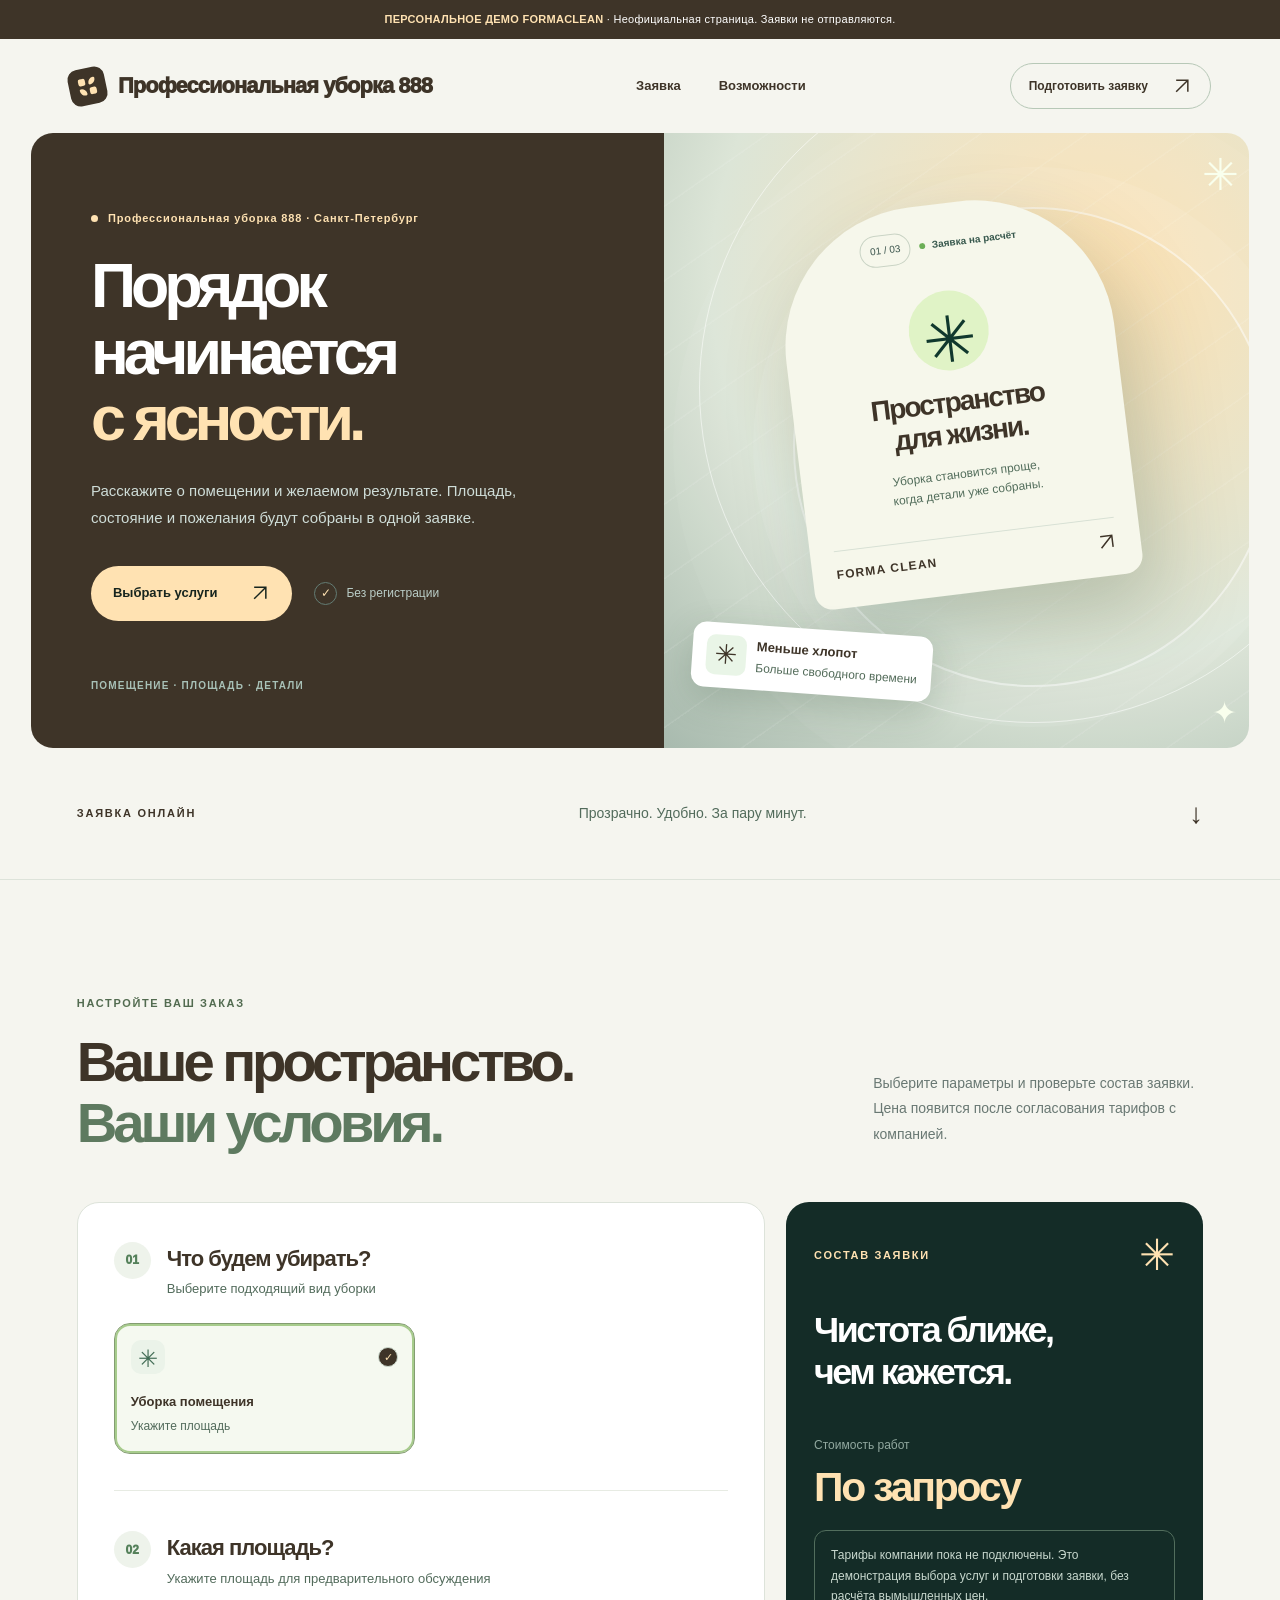
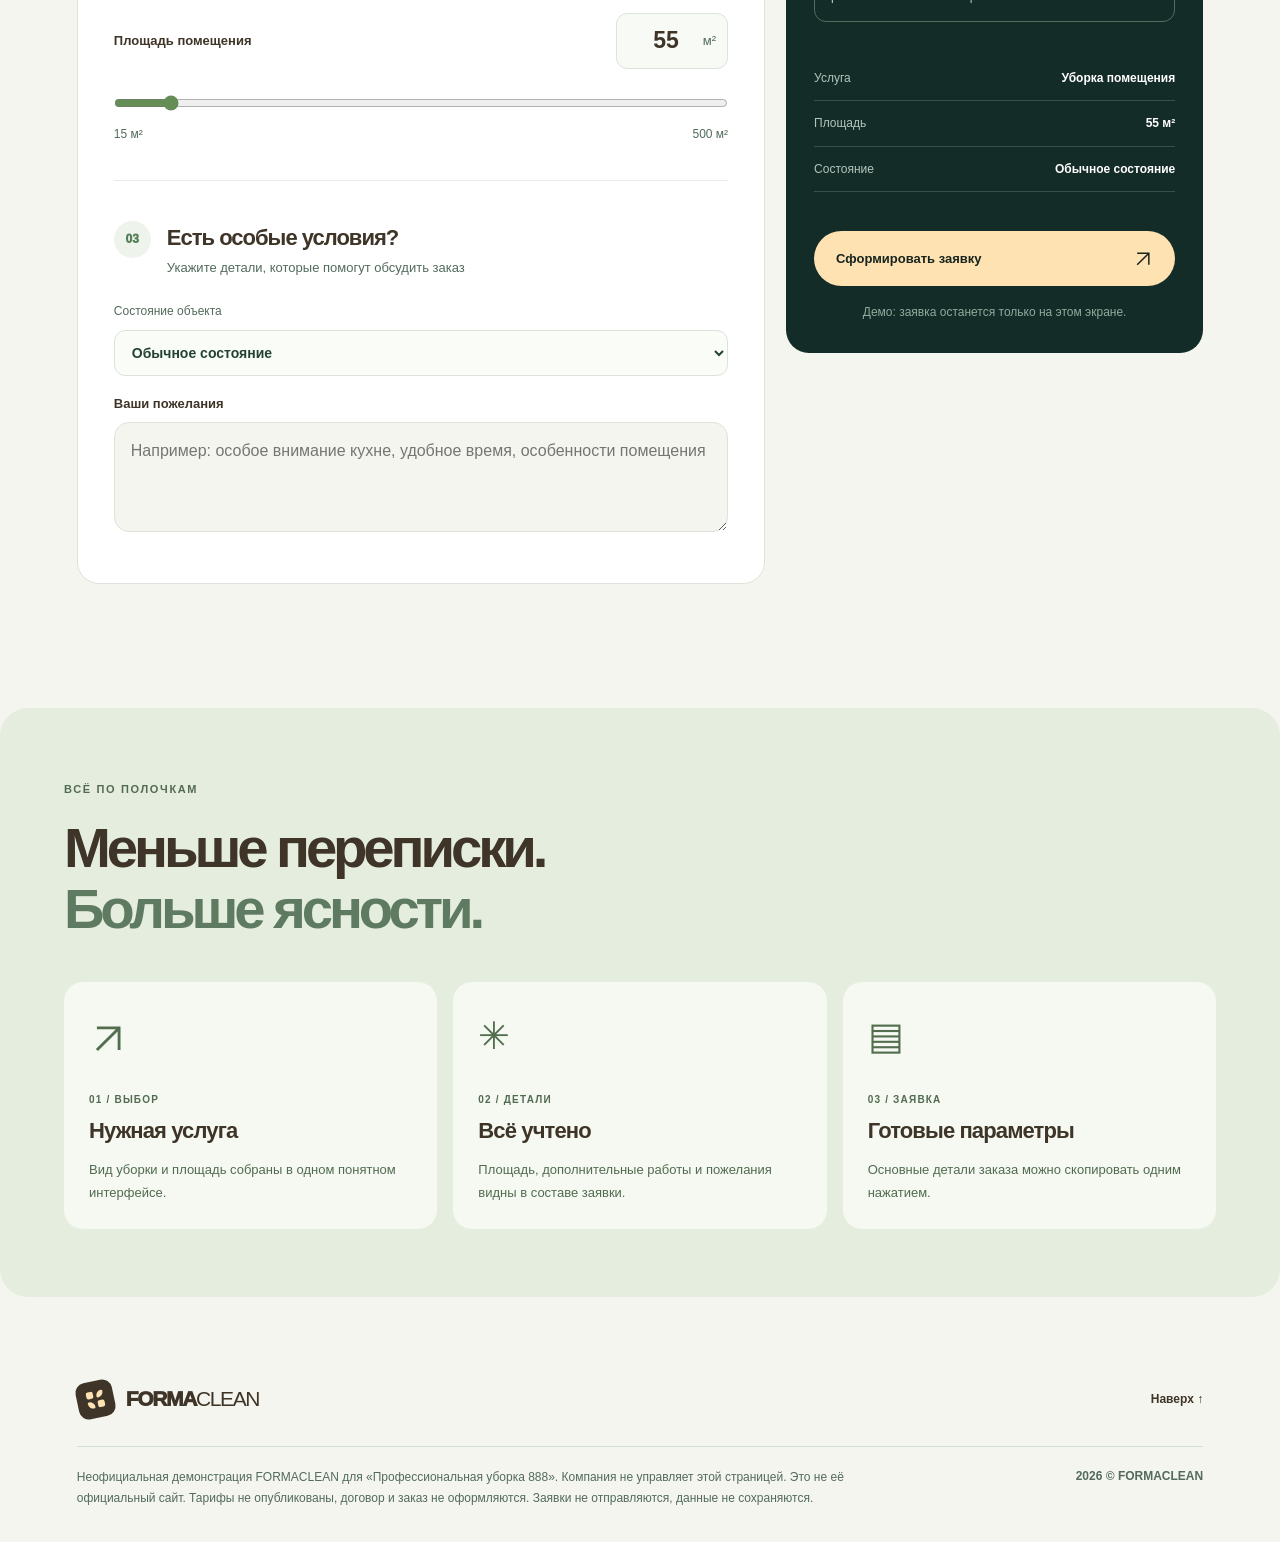
<file: demos/uborka-888/index.html>
<!doctype html><html lang="ru"><head><meta charset="utf-8"><meta name="viewport" content="width=device-width, initial-scale=1"><meta name="robots" content="noindex,nofollow,noarchive"><meta name="theme-color" content="#3e3428"><title>Профессиональная уборка 888 — персональное демо FORMACLEAN</title><meta name="description" content="Персональная демонстрация: выбор услуг и подготовка заявки на клининг. Неофициальная страница, без отправки заявок."><meta property="og:title" content="Профессиональная уборка 888 · Демо FORMACLEAN"><meta property="og:description" content="Услуги, параметры и готовая заявка в одном интерфейсе. Неофициальная демонстрация."><link rel="stylesheet" href="../demo.css?v=2"><style>:root{--accent:#ffe2b2;--ink:#3e3428}</style></head><body>
  <div class="demo-banner"><strong>ПЕРСОНАЛЬНОЕ ДЕМО FORMACLEAN</strong> · Неофициальная страница. Заявки не отправляются.</div><div class="shell">
    <header class="site-header" id="top">
      <a href="#top" class="wordmark" aria-label="Профессиональная уборка 888 — демоверсия"><span class="mark" aria-hidden="true"><i></i><i></i><i></i><i></i></span><span>Профессиональная уборка 888</span></a>
      <nav class="nav" aria-label="Основное меню"><a href="#calculator">Заявка</a><a href="#features">Возможности</a></nav>
      <a class="header-cta" href="#calculator">Подготовить заявку <svg class="arrow-icon" viewBox="0 0 24 24" fill="none" stroke="currentColor" stroke-width="1.8" aria-hidden="true"><path d="M5 19 19 5M5 5h14v14"/></svg></a>
    </header>
    <main>
      <section class="hero" aria-labelledby="hero-title">
        <div class="hero-left">
          <div class="kicker"><span class="dot"></span> Профессиональная уборка 888 · Санкт-Петербург</div>
          <h1 id="hero-title">Порядок<br>начинается<br><em>с ясности.</em></h1>
          <p>Расскажите о помещении и желаемом результате. Площадь, состояние и пожелания будут собраны в одной заявке.</p>
          <div class="hero-actions"><a href="#calculator" class="btn btn-lime">Выбрать услуги <svg class="arrow-icon" viewBox="0 0 24 24" fill="none" stroke="currentColor" stroke-width="1.8" aria-hidden="true"><path d="M5 19 19 5M5 5h14v14"/></svg></a><span class="quiet-note"><span class="mini-check" aria-hidden="true">✓</span> Без регистрации</span></div>
          <div class="hero-foot"><span>ПОМЕЩЕНИЕ · ПЛОЩАДЬ · ДЕТАЛИ</span></div>
        </div>
        <div class="hero-right" aria-hidden="true">
          <div class="hero-texture"></div><div class="orb orb-outer"></div><div class="orb orb-inner"></div><div class="spark spark-one">✳</div><div class="spark spark-two">✦</div>
          <div class="scene-card"><div class="scene-top"><span class="scene-chip">01 / 03</span><span class="scene-indicator"><i></i> Заявка на расчёт</span></div><div class="scene-main"><span class="scene-icon">✳</span><strong>Пространство<br>для жизни.</strong><span>Уборка становится проще,<br>когда детали уже собраны.</span></div><div class="scene-bottom"><span>FORMA CLEAN</span><svg class="arrow-icon" viewBox="0 0 24 24" fill="none" stroke="currentColor" stroke-width="1.8" aria-hidden="true"><path d="M5 19 19 5M5 5h14v14"/></svg></div></div>
          <div class="floating-note"><span>✳</span><div><strong>Меньше хлопот</strong><small>Больше свободного времени</small></div></div>
        </div>
      </section>
      <section class="intro-line"><p>ЗАЯВКА ОНЛАЙН</p><span>Прозрачно. Удобно. За пару минут.</span><span class="line-arrow">↓</span></section>
      <section class="calculator-section" id="calculator" aria-labelledby="calc-heading">
        <div class="section-head"><div><span class="overline">НАСТРОЙТЕ ВАШ ЗАКАЗ</span><h2 id="calc-heading">Ваше пространство.<br><em>Ваши условия.</em></h2></div><p>Выберите параметры и проверьте состав заявки. Цена появится после согласования тарифов с компанией.</p></div>
        <div class="calc-layout">
          <div class="calc-form">
            <div class="form-group"><div class="group-heading"><span class="step">01</span><div><h3>Что будем убирать?</h3><p>Выберите подходящий вид уборки</p></div></div><div id="services" class="service-grid" role="group" aria-label="Виды уборки"></div></div>
            <div class="form-group" id="area-group"><div class="group-heading"><span class="step">02</span><div><h3>Какая площадь?</h3><p>Укажите площадь для предварительного обсуждения</p></div></div><div class="area-row"><label for="area">Площадь помещения</label><div class="area-field"><input id="area" type="number" inputmode="numeric" min="15" max="500" step="1" value="55" aria-describedby="area-hint"><span>м²</span></div></div><input id="range" class="range" type="range" min="15" max="500" step="1" value="55" aria-label="Площадь, ползунок"><div id="area-hint" class="range-scale"><span>15 м²</span><span>500 м²</span></div></div>
            <div class="form-group last-group" id="extras-group"><div class="group-heading"><span class="step">03</span><div><h3>Добавим что-то ещё?</h3><p>Выбирайте количество каждой услуги — можно 2, 3 и больше</p></div></div>
              <div class="extra-toolbar"><div id="extra-filters" class="extra-filters" role="group" aria-label="Категории дополнительных услуг"></div><div class="extra-toolbar-bottom"><span id="selected-counter" aria-live="polite">Ничего не выбрано</span><button id="reset-extras" type="button" class="reset-extras" disabled>Очистить выбор</button></div></div>
              <div id="extras" class="extra-grid" aria-live="off"></div>
              <div class="extra-hint">В заявке отобразятся выбранные работы и количество. Стоимость и возможность выполнения нужно согласовать.</div>
            </div>
            <div class="form-group last-group"><div class="group-heading"><span class="step">04</span><div><h3>Есть особые условия?</h3><p>Укажите детали, которые помогут обсудить заказ</p></div></div>
              <label class="condition-field" for="condition">Состояние объекта <select id="condition"><option value="Обычное состояние">Обычное состояние</option><option value="Сильные загрязнения">Сильные загрязнения</option><option value="Есть домашние животные">Есть домашние животные</option><option value="Нужна срочная уборка">Нужна срочная уборка</option><option value="Другие особенности">Другие особенности</option></select></label><label for="notes" class="notes-label">Ваши пожелания</label><textarea id="notes" class="notes-field" maxlength="1200" placeholder="Например: особое внимание кухне, удобное время, особенности помещения"></textarea>
            </div>
          </div>
          <aside class="order-summary" aria-labelledby="summary-heading"><div class="summary-top"><span class="summary-label">СОСТАВ ЗАЯВКИ</span><span class="summary-spark">✳</span></div><h3 id="summary-heading">Чистота ближе,<br>чем кажется.</h3><p class="summary-caption">Стоимость работ</p><div class="amount" id="total">По запросу</div><p class="demo-explanation">Тарифы компании пока не подключены. Это демонстрация выбора услуг и подготовки заявки, без расчёта вымышленных цен.</p><div id="breakdown" class="breakdown"></div><div id="summary-note" class="summary-note" hidden>При нестандартных условиях итог уточняется менеджером.</div><div class="summary-hr"></div><button class="btn btn-lime summary-action" id="generate" type="button">Сформировать заявку <svg class="arrow-icon" viewBox="0 0 24 24" fill="none" stroke="currentColor" stroke-width="1.8" aria-hidden="true"><path d="M5 19 19 5M5 5h14v14"/></svg></button><span class="summary-small">Демо: заявка останется только на этом экране.</span></aside>
        </div>
        <div id="order-preview" class="preview" hidden tabindex="-1" aria-live="polite"><div class="preview-copy"><span class="overline">ПОДГОТОВЛЕННАЯ ЗАЯВКА</span><h3>Всё готово к обсуждению</h3><p>Можно скопировать данные и отправить их в удобном вам канале. На этом сайте заявка не отправляется автоматически.</p></div><pre id="preview-text"></pre><button id="copy" class="btn btn-outline" type="button">Скопировать заявку <svg class="arrow-icon" viewBox="0 0 24 24" fill="none" stroke="currentColor" stroke-width="1.8" aria-hidden="true"><path d="M5 19 19 5M5 5h14v14"/></svg></button><span id="copy-status" role="status"></span></div>
      </section>
      <section id="features" class="feature-section"><div class="feature-top"><span class="overline">ВСЁ ПО ПОЛОЧКАМ</span><h2>Меньше переписки.<br><em>Больше ясности.</em></h2></div><div class="feature-cards"><article><span class="feature-icon"><svg class="arrow-icon" viewBox="0 0 24 24" fill="none" stroke="currentColor" stroke-width="1.8" aria-hidden="true"><path d="M5 19 19 5M5 5h14v14"/></svg></span><span class="feature-num">01 / ВЫБОР</span><h3>Нужная услуга</h3><p>Вид уборки и площадь собраны в одном понятном интерфейсе.</p></article><article><span class="feature-icon">✳</span><span class="feature-num">02 / ДЕТАЛИ</span><h3>Всё учтено</h3><p>Площадь, дополнительные работы и пожелания видны в составе заявки.</p></article><article><span class="feature-icon">▤</span><span class="feature-num">03 / ЗАЯВКА</span><h3>Готовые параметры</h3><p>Основные детали заказа можно скопировать одним нажатием.</p></article></div></section>
    </main>
    <footer class="footer"><div class="footer-upper"><div class="wordmark"><span class="mark" aria-hidden="true"><i></i><i></i><i></i><i></i></span><span>FORMA<span class="light-weight">CLEAN</span></span></div><a href="#top">Наверх ↑</a></div><div class="footer-bottom"><p id="legal-note">Неофициальная демонстрация FORMACLEAN для «Профессиональная уборка 888». Компания не управляет этой страницей. Это не её официальный сайт. Тарифы не опубликованы, договор и заказ не оформляются. Заявки не отправляются, данные не сохраняются.</p><span>2026 © FORMACLEAN</span></div></footer>
  </div>
  <script id="demo-config" type="application/json">{"slug": "uborka-888", "name": "Профессиональная уборка 888", "accent": "#ffe2b2", "ink": "#3e3428", "headline": "Порядок\u003cbr>начинается\u003cbr>\u003cem>с ясности.\u003c/em>", "intro": "Расскажите о помещении и желаемом результате. Площадь, состояние и пожелания будут собраны в одной заявке.", "services": [{"id": "cleaning", "name": "Уборка помещения", "symbol": "✳", "area": true}], "extras": [], "foot": "ПОМЕЩЕНИЕ · ПЛОЩАДЬ · ДЕТАЛИ"}</script><script src="../demo.js"></script></body></html>
</file>
<file: demos/demo.css>
:root{--ink:#132b28;--paper:#f5f5ef;--soft:#eaece4;--muted:#697873;--accent:#d8fa81;--white:#fff;--border:#dde3da}
*{box-sizing:border-box}html{scroll-behavior:smooth}body{margin:0;color:var(--ink);background:var(--paper);font:16px/1.55 Inter,ui-sans-serif,-apple-system,BlinkMacSystemFont,"Segoe UI",Arial,sans-serif;-webkit-font-smoothing:antialiased}a{color:inherit;text-decoration:none}h1,h2,h3,p{margin:0}button,input{font:inherit}button{cursor:pointer}a:focus-visible,button:focus-visible,input:focus-visible{outline:3px solid #eeb361;outline-offset:3px}button{color:inherit}.shell{overflow:hidden}.site-header,.hero,.intro-line,.calculator-section,.feature-section,.footer{max-width:1440px;margin:0 auto}
.site-header{padding:24px 5.4%;display:flex;gap:24px;justify-content:space-between;align-items:center}.wordmark{display:inline-flex;align-items:center;gap:12px;font-weight:950;font-size:21px;letter-spacing:-.065em;white-space:nowrap}.light-weight{font-weight:450}.mark{display:grid;grid-template-columns:repeat(2,7px);grid-template-rows:repeat(2,7px);gap:3px;background:var(--ink);border-radius:10px;padding:10px;transform:rotate(-12deg)}.mark i{display:block;background:var(--accent);border-radius:2px}.mark i:nth-child(2){border-radius:8px 2px 8px 2px}.mark i:nth-child(3){border-radius:2px 8px 2px 8px}.nav{display:flex;gap:38px;font-weight:650;font-size:13px}.nav a:hover{color:#648349}.header-cta{display:inline-flex;align-items:center;gap:24px;border-radius:100px;border:1px solid #b7c8b7;padding:12px 18px;font-size:12px;font-weight:800;white-space:nowrap;transition:.2s}.header-cta:hover{background:#d8efc2}.header-cta span{font-size:18px}
.hero{margin:0 auto 0;display:grid;grid-template-columns:52% 48%;min-height:615px;padding:0 2.4%}.hero-left{position:relative;background:var(--ink);color:var(--white);padding:77px 7.5% 55px 9.5%;display:flex;flex-direction:column;align-items:flex-start;justify-content:center;border-radius:22px 0 0 22px}.kicker,.overline{font-size:11px;letter-spacing:.15em;font-weight:900}.kicker{display:flex;gap:10px;align-items:center;color:var(--accent)}.dot{display:inline-block;width:7px;height:7px;background:var(--accent);border-radius:50%}.hero h1{font-size:clamp(48px,5.4vw,84px);letter-spacing:-.08em;line-height:1.06;font-weight:830;margin:25px 0 25px;max-width:710px}.hero h1 em{font-style:normal;color:var(--accent)}.hero-left>p{font-size:15px;color:#cfddd8;max-width:435px;line-height:1.8}.hero-actions{display:flex;align-items:center;gap:22px;flex-wrap:wrap;margin:35px 0 65px}.btn{border:0;border-radius:100px;padding:17px 22px;display:inline-flex;align-items:center;justify-content:space-between;gap:33px;font-weight:850;font-size:13px;line-height:1.1;transition:.2s;min-height:55px}.btn-lime{background:var(--accent);color:#17251e}.btn-lime:hover{filter:brightness(.92);transform:translateY(-2px)}.btn span{font-size:18px}.quiet-note{color:#bacdc7;font-size:12px;display:flex;gap:9px;align-items:center}.mini-check{border:1px solid #637c74;border-radius:100px;width:23px;height:23px;display:grid;place-items:center;color:var(--accent)}.hero-foot{position:absolute;bottom:46px;left:9.5%;display:flex;align-items:center;gap:17px;color:#a8c1b7;font-size:10px;letter-spacing:.12em;font-weight:750}.hero-foot b{height:3px;width:3px;border-radius:50%;background:#8aada2}.hero-right{position:relative;overflow:hidden;background:radial-gradient(circle at 73% 24%,#bdf5bc 0%,#d9e5cf 27%,#afc6b4 75%);border-radius:0 22px 22px 0;min-height:615px;isolation:isolate}.hero-texture{position:absolute;inset:0;background:repeating-linear-gradient(145deg,transparent,transparent 59px,#ffffff30 60px,#ffffff30 61px);opacity:.5}.orb{position:absolute;border:1px solid #fff8;border-radius:50%}.orb-outer{width:670px;height:670px;left:6%;top:-13%}.orb-inner{width:480px;height:480px;left:22%;top:12%;border-width:2px;box-shadow:0 0 0 40px #ffffff12,0 0 0 120px #ffffff0a}.scene-card{position:absolute;width:54%;height:74%;top:14%;left:24%;background:#f6f7eb;border-radius:170px 170px 18px 18px;display:flex;flex-direction:column;padding:26px 29px 30px;box-shadow:16px 36px 80px #31534440;transform:rotate(-7deg)}.scene-top{display:flex;justify-content:space-between;align-items:center;gap:9px}.scene-chip{font-size:10px;color:#39534b;border:1px solid #cad4c5;padding:7px 9px;border-radius:100px}.scene-indicator{font-size:9px;font-weight:750;color:#37584d;white-space:nowrap}.scene-indicator i{display:inline-block;width:6px;height:6px;background:#6caf57;border-radius:50%;margin-right:4px}.scene-main{display:flex;flex-direction:column;align-items:center;text-align:center;justify-content:center;flex:1}.scene-icon{display:grid;place-items:center;width:98px;height:98px;border-radius:50%;color:#10382d;font-size:78px;margin:0 0 18px;background:#e0f3c6}.scene-main strong{font-size:clamp(20px,2vw,31px);line-height:1.13;letter-spacing:-.065em}.scene-main>span:last-child{font-size:11px;line-height:1.6;margin-top:17px;color:#799083}.scene-bottom{border-top:1px solid #d8e1d5;padding-top:13px;display:flex;justify-content:space-between;font-size:10px;font-weight:900;letter-spacing:.1em}.scene-bottom span:last-child{font-size:19px}.floating-note{position:absolute;left:5%;bottom:14%;display:flex;align-items:center;gap:12px;border-radius:13px;background:#fff;color:var(--ink);padding:13px 19px;box-shadow:0 12px 36px #314f3534;transform:rotate(4deg)}.floating-note>span{background:#e9f5e7;border-radius:9px;width:40px;height:40px;font-size:27px;display:grid;place-items:center}.floating-note strong{display:block;font-size:12px;white-space:nowrap}.floating-note small{display:block;color:#8a988c;font-size:10px;white-space:nowrap;margin-top:2px}.spark{position:absolute;color:#f9ffed}.spark-one{font-size:70px;top:3%;right:5%}.spark-two{font-size:44px;bottom:4%;right:7%}
.intro-line{display:flex;justify-content:space-between;align-items:center;gap:18px;padding:44px 6%;border-bottom:1px solid var(--border)}.intro-line p{font-size:11px;font-weight:850;letter-spacing:.16em}.intro-line>span:nth-child(2){color:#7e9185;font-size:14px}.line-arrow{font-size:28px}
.calculator-section{padding:110px 6% 124px}.section-head{display:flex;justify-content:space-between;align-items:end;gap:40px;margin-bottom:48px}.overline{color:#6f8475}.section-head h2,.feature-top h2{font-size:clamp(41px,4.4vw,67px);letter-spacing:-.073em;line-height:1.08;margin-top:17px}.section-head h2 em,.feature-top h2 em{font-style:normal;color:#92ac94}.section-head>p{font-size:14px;line-height:1.8;color:var(--muted);max-width:330px;margin-bottom:7px}.calc-layout{display:grid;grid-template-columns:minmax(0,1.65fr) minmax(305px,1fr);align-items:start;gap:21px}.calc-form{border:1px solid var(--border);background:#fff;border-radius:22px;padding:30px 36px 15px}.form-group{padding:9px 0 36px;margin-bottom:31px;border-bottom:1px solid #e7ebe3}.last-group{border:0;margin-bottom:0}.group-heading{display:flex;gap:16px;align-items:start;margin-bottom:25px}.step{border-radius:50%;display:grid;place-items:center;flex:none;width:37px;height:37px;background:#eef3eb;color:#54805a;font-size:12px;font-weight:950}.group-heading h3{font-size:22px;letter-spacing:-.045em}.group-heading p{color:#9aa99e;font-size:13px;margin-top:3px}.service-grid{display:grid;grid-template-columns:repeat(3,minmax(0,1fr));gap:11px}.service{border:1px solid #dfe8df;background:#f9faf6;border-radius:16px;min-height:151px;padding:16px;text-align:left;display:flex;flex-direction:column;transition:.2s;min-width:0}.service:hover{transform:translateY(-3px)}.service[aria-pressed=true]{border-color:#839d71;box-shadow:0 0 0 2px #a7cc8c inset;background:#f5f9f0}.service-top{display:flex;align-items:center;justify-content:space-between;margin-bottom:20px}.service-symbol{background:#ebf3e9;color:#426c55;width:34px;height:34px;border-radius:10px;display:grid;place-items:center;font-size:24px}.service-indicator{border:1px solid #cbd8cc;border-radius:50%;width:20px;height:20px;display:grid;place-items:center;color:transparent;font-size:11px}.service[aria-pressed=true] .service-indicator{background:var(--ink);color:var(--accent)}.service strong{display:block;line-height:1.2;font-size:13px}.service small{font-size:12px;color:#8b9d91;margin-top:8px}.area-row{display:flex;justify-content:space-between;align-items:center;gap:15px}.area-row label{font-size:13px;font-weight:750}.area-field{display:flex;align-items:center;gap:7px;border:1px solid #dce5da;border-radius:11px;padding:5px 11px;background:#f8faf6}.area-field input{font-size:23px;width:68px;border:0;background:transparent;text-align:right;font-weight:850;color:var(--ink);outline:none}.area-field span{font-size:13px;color:#85998a}.range{display:block;margin:25px 0 13px;width:100%;accent-color:#648e56;cursor:pointer}.range-scale{display:flex;justify-content:space-between;font-size:11px;color:#9aa99e}.extra-grid{display:grid;grid-template-columns:repeat(2,minmax(0,1fr));gap:10px}.extra{display:flex;align-items:center;justify-content:space-between;gap:8px;border:1px solid #e3e9e0;padding:16px 17px;border-radius:12px;cursor:pointer;min-width:0;transition:.2s}.extra:hover{background:#f7faf5}.extra strong{display:block;font-size:13px}.extra small{font-size:11px;color:#90a092}.extra input{width:18px;height:18px;accent-color:#476c4b;cursor:pointer}.order-summary{background:#142c27;color:#fff;border-radius:23px;padding:32px 28px;position:sticky;top:20px;min-width:0;overflow:hidden}.summary-top{display:flex;justify-content:space-between;align-items:center}.summary-label{font-size:11px;font-weight:850;letter-spacing:.15em;color:var(--accent)}.summary-spark{font-size:43px;line-height:1;color:var(--accent)}.order-summary h3{font-size:clamp(28px,2.8vw,41px);letter-spacing:-.07em;line-height:1.17;margin:33px 0 42px}.summary-caption{color:#92a9a0;font-size:12px;margin-bottom:9px}.amount{font-size:clamp(36px,4vw,55px);font-weight:880;letter-spacing:-.08em;line-height:1.2;color:var(--accent)}.breakdown{margin:34px 0 23px}.bill-line{display:flex;justify-content:space-between;align-items:start;gap:9px;padding:13px 0;border-bottom:1px solid #35514a;font-size:12px}.bill-line span{color:#b3c5bc}.bill-line strong{white-space:nowrap;text-align:right}.summary-hr{height:16px}.summary-action{width:100%;font-size:13px}.summary-small{display:block;text-align:center;color:#91aa9e;font-size:11px;margin-top:17px;line-height:1.5}.preview{margin-top:22px;background:#e7eddf;border:1px solid #d4dfd0;border-radius:18px;padding:26px;scroll-margin-top:18px}.preview-copy h3{font-size:24px;letter-spacing:-.04em;margin:8px 0 4px}.preview-copy p{max-width:690px;font-size:13px;color:#668072}.preview pre{white-space:pre-wrap;overflow-wrap:anywhere;font:13px/1.7 ui-monospace,monospace;background:#fafcf7;padding:20px;border-radius:12px;margin:21px 0}.btn-outline{background:transparent;border:1px solid #91ad9b;gap:17px}.preview #copy-status{font-size:12px;margin-left:15px}[hidden]{display:none!important}
.feature-section{background:#e5eddf;border-radius:28px;padding:68px 5%;margin-bottom:80px}.feature-top h2{margin-bottom:43px}.feature-cards{display:grid;grid-template-columns:repeat(3,minmax(0,1fr));gap:16px}.feature-cards article{background:#f5f9f2;border-radius:19px;padding:25px;min-height:238px}.feature-icon{display:block;color:#526e4e;font-size:38px;margin-bottom:26px}.feature-num{display:block;color:#7b9777;font-size:10px;font-weight:850;letter-spacing:.12em}.feature-cards h3{font-size:22px;letter-spacing:-.04em;margin:6px 0 11px}.feature-cards p{color:#7f9285;font-size:13px;line-height:1.75}.footer{padding:0 6% 34px}.footer-upper{display:flex;justify-content:space-between;align-items:center;gap:18px;border-bottom:1px solid #d6dfd5;padding-bottom:25px}.footer-upper>a{font-size:12px;font-weight:800}.footer-bottom{display:flex;justify-content:space-between;gap:20px;align-items:start;padding-top:20px}.footer-bottom p{font-size:11px;line-height:1.7;color:#66796b;max-width:810px}.footer-bottom span{font-size:10px;font-weight:800;white-space:nowrap;color:#8c9c8f}
body[data-variant=urban]{--accent:#c8e3fd}body[data-variant=urban] .hero-right{background:radial-gradient(circle at 74% 20%,#b2daea,#afbdc8 70%)}body[data-variant=urban] .hero h1 em{color:#c8e3fd}body[data-variant=urban] .service[aria-pressed=true]{border-color:#7296bc;box-shadow:0 0 0 2px #9eb7d3 inset}body[data-variant=express]{--accent:#ffe2b2}body[data-variant=express] .hero-right{background:radial-gradient(circle at 76% 20%,#f9e9b8,#d8ab98 70%)}body[data-variant=express] .hero h1 em{color:#ffe2b2}body[data-variant=express] .service[aria-pressed=true]{border-color:#cc9d70;box-shadow:0 0 0 2px #ebc597 inset}body[data-variant=premium]{--accent:#e5d4f0}body[data-variant=premium] .hero-right{background:radial-gradient(circle at 78% 23%,#ebd5ec,#b4a5bd 74%)}body[data-variant=premium] .hero h1 em{color:#e5d4f0}body[data-variant=premium] .service[aria-pressed=true]{border-color:#ab91b8;box-shadow:0 0 0 2px #cdb2d2 inset}
@media(max-width:1000px){.hero{grid-template-columns:1fr 1fr;min-height:515px}.hero-left{padding:52px 7%}.hero-right{min-height:515px}.hero h1{font-size:clamp(46px,5vw,67px)}.scene-card{width:63%;left:17%;height:70%;top:14%}.floating-note{bottom:7%}.calc-layout{grid-template-columns:minmax(0,1.4fr) minmax(285px,1fr)}.calc-form{padding:25px}.service-grid{grid-template-columns:1fr}.service{min-height:76px;display:grid;grid-template-columns:42px 1fr;align-items:center;gap:3px 12px}.service-top{grid-row:1/3;margin:0}.service-indicator{display:none}.service small{margin:0}.extra-grid{grid-template-columns:1fr}.site-header{padding:21px 4%}.nav{gap:20px}}
@media(max-width:750px){.site-header{padding:16px 5%;gap:10px}.nav{display:none}.wordmark{font-size:19px}.header-cta{padding:10px 12px;gap:8px;font-size:10px}.hero{display:flex;flex-direction:column;padding:0 3%;min-height:0}.hero-left{border-radius:20px 20px 0 0;padding:50px 8% 75px;min-height:480px}.hero h1{font-size:clamp(47px,8.6vw,76px)}.hero-right{border-radius:0 0 20px 20px;min-height:330px}.scene-card{height:78%;width:42%;top:12%;left:30%;border-radius:120px 120px 13px 13px}.scene-main .scene-icon{height:64px;width:64px;font-size:54px;margin-bottom:11px}.scene-main strong{font-size:22px}.scene-main>span:last-child{font-size:10px}.floating-note{left:12%;bottom:8%}.hero-foot{bottom:30px;left:8%}.intro-line{padding:27px 6%}.intro-line>span:nth-child(2){display:none}.calculator-section{padding:75px 5% 80px}.section-head{display:block}.section-head>p{margin-top:18px;max-width:550px}.calc-layout{grid-template-columns:1fr}.order-summary{position:static}.service-grid{grid-template-columns:repeat(3,minmax(0,1fr))}.service{min-height:145px;display:flex}.service-top{margin-bottom:15px}.service-indicator{display:grid}.extra-grid{grid-template-columns:repeat(2,minmax(0,1fr))}.feature-section{margin:0 3% 45px;padding:42px 5%}.feature-cards{grid-template-columns:1fr}.feature-cards article{min-height:0;padding:23px}.feature-icon{margin-bottom:11px}.feature-section h2{font-size:40px}.footer{padding:0 5% 22px}.footer-bottom{flex-direction:column;gap:9px}}
@media(max-width:460px){.site-header{padding:16px 4%}.wordmark{font-size:16px;gap:8px}.mark{grid-template-columns:repeat(2,6px);grid-template-rows:repeat(2,6px);padding:7px;border-radius:7px}.hero-left{min-height:492px;padding:43px 7% 68px}.hero h1{font-size:clamp(46px,12vw,62px)}.hero-left>p{font-size:14px}.hero-actions{margin:24px 0 66px}.hero-right{min-height:280px}.scene-card{left:25%;width:52%;padding:15px;transform:rotate(-5deg)}.scene-chip,.scene-indicator{font-size:7px}.scene-main>span:last-child{display:none}.scene-main strong{font-size:21px}.scene-icon{width:52px;height:52px;font-size:43px}.floating-note{padding:10px;left:5%;bottom:6%}.floating-note small{font-size:8px}.floating-note>span{width:30px;height:30px}.intro-line{padding:25px 7%}.calculator-section{padding:64px 4% 65px}.section-head h2{font-size:43px}.calc-form{padding:20px 16px 0}.group-heading h3{font-size:19px}.group-heading{gap:10px}.service-grid{grid-template-columns:1fr}.service{min-height:82px;display:grid;grid-template-columns:35px 1fr auto;gap:2px 10px}.service-top{grid-column:1;grid-row:1/3}.service strong{grid-column:2;grid-row:1}.service small{grid-column:2;grid-row:2;margin:0}.service-indicator{display:none}.extra-grid{grid-template-columns:1fr}.order-summary{padding:27px 22px}.feature-top h2{font-size:36px}.footer-bottom p{font-size:10px}}

/* v3 · categories, quantity steppers and detailed extras */
.service-grid{grid-template-columns:repeat(2,minmax(0,1fr))}
.service{min-height:131px}
#area-group[hidden]{display:none!important}
.extra-toolbar{margin:-2px 0 19px}
.extra-filters{display:flex;flex-wrap:wrap;gap:7px}
.extra-filter{padding:10px 14px;background:#f5f7f3;border:1px solid #e2e9de;color:#52695a;border-radius:100px;font-weight:750;font-size:12px;transition:background .18s,color .18s}
.extra-filter:hover{background:#e7eddf}.extra-filter[aria-pressed=true]{color:#fff;background:#1a3a31;border-color:#1a3a31}
.extra-toolbar-bottom{display:flex;align-items:center;justify-content:space-between;gap:12px;margin:13px 0 0;font-size:12px;color:#778b7d}
.reset-extras{padding:4px 0;border:0;background:transparent;color:#315f4e;font-size:12px;font-weight:800;text-decoration:underline;text-underline-offset:3px}
.reset-extras:disabled{color:#a7b8aa;cursor:default;text-decoration:none}
.extra-grid{grid-template-columns:repeat(2,minmax(0,1fr));gap:10px}
.extra{display:flex;flex-direction:column;align-items:stretch;justify-content:space-between;gap:14px;border:1px solid #e1e8df;padding:16px 16px 14px;border-radius:14px;background:#fcfdfb;min-width:0;transition:background .2s,border-color .2s,box-shadow .2s}
.extra:hover{background:#f9fcf7}.extra.has-count{border-color:#91aa7b;background:#f2f8e8;box-shadow:0 0 0 1px #d9e7cc inset}
.extra-header{display:flex;align-items:flex-start;gap:10px}
.extra-symbol{display:grid;place-items:center;flex:none;width:35px;height:35px;border-radius:11px;background:#e9f2e6;color:#3c694c;font-size:19px}
.extra-name{min-width:0}.extra-name strong{display:block;color:#21372c;font-size:13px;line-height:1.35}.extra-name small{display:block;font-size:11px;color:#8ba091;margin-top:4px;line-height:1.35}
.extra-bottom{display:flex;align-items:center;justify-content:space-between;gap:8px;flex-wrap:wrap}
.extra-price{display:flex;flex-direction:column;line-height:1.4}.extra-price strong{font-size:14px;letter-spacing:-.02em}.extra-price span{font-size:10px;color:#8ba091}
.qty-stepper{display:flex;align-items:center;border-radius:11px;border:1px solid #d7e1d5;background:#fff;overflow:hidden;min-width:114px;height:38px}
.qty-stepper button{font-size:20px;line-height:1;flex:none;border:0;background:transparent;color:#2d5144;width:32px;height:100%;font-weight:600}
.qty-stepper button:disabled{color:#afbbaf;cursor:default}.qty-stepper button:not(:disabled):hover{background:#e8f4e0}
.qty-stepper input{font-weight:750;font-size:13px;text-align:center;min-width:0;width:48px;flex:1;border:0;background:transparent;color:#243f32;appearance:textfield;-moz-appearance:textfield;outline-offset:-2px;padding:0}
.qty-stepper input::-webkit-outer-spin-button,.qty-stepper input::-webkit-inner-spin-button{-webkit-appearance:none;margin:0}
.extra-hint{border-top:1px solid #e7ece6;font-size:11px;color:#8da095;line-height:1.6;padding:17px 2px 0}
.condition-field{font-size:12px;color:#829186;display:flex;flex-direction:column;gap:9px}
.condition-field select{font:inherit;font-size:14px;font-weight:650;color:#244234;padding:13px;border-radius:11px;border:1px solid #dae4da;background:#fafcf8;width:100%;cursor:pointer}
.summary-note{font-size:11px;background:#335048;color:#deebdd;border-radius:9px;padding:12px;margin:11px 0}
.bill-line{align-items:start}.bill-line .qty-detail{font-size:10px;opacity:.82;font-weight:400}
.empty-extra-state{background:#f5f9f2;padding:20px;color:#69806c;border-radius:12px;grid-column:1/-1;font-size:13px}
@media(max-width:1000px){.service-grid{grid-template-columns:repeat(2,minmax(0,1fr))}.service{display:flex;min-height:128px}.service-top{margin-bottom:7px}}
@media(max-width:750px){.extra-grid{grid-template-columns:repeat(2,minmax(0,1fr))}.service-grid{grid-template-columns:repeat(2,minmax(0,1fr))}}
@media(max-width:530px){.extra-grid{grid-template-columns:1fr}.service-grid{grid-template-columns:1fr}.extra{gap:12px;padding:16px}.extra-bottom{flex-wrap:nowrap}.extra-filter{padding:9px 11px;font-size:11px}}

/* UI audit #8: reserve separate flow space for the tilted card and its note. */
.shell{overflow:clip}
.hero-left,.hero-right,.calc-form,.group-heading>div{min-width:0}
.hero-actions{margin-bottom:32px}
.hero-foot{position:static;margin-top:auto;padding-top:16px;flex-wrap:wrap}
.hero-right{display:flex;flex-direction:column;align-items:center;justify-content:center;gap:36px;padding:48px 28px 32px}
.scene-card{position:relative;top:auto;left:auto;width:min(88%,330px);height:auto;min-height:390px;flex:none;padding:24px;border-radius:140px 140px 18px 18px;transform:rotate(-7deg)}
.scene-top{flex-wrap:wrap;justify-content:center}
.scene-chip{font-size:10px}
.scene-indicator{font-size:10px}
.scene-main{margin-top:24px}
.scene-main .scene-icon{width:80px;height:80px;font-size:64px;margin-bottom:16px}
.scene-main strong{font-size:28px}
.scene-main>span:last-child{display:block;font-size:12px;color:#516c5a;margin-top:16px}
.scene-bottom{margin-top:24px;flex:none;font-size:12px;align-items:center;gap:12px}
.scene-bottom>span:first-child{white-space:nowrap}
.floating-note{position:relative;left:auto;bottom:auto;align-self:flex-start;max-width:100%;padding:12px 14px;gap:10px;flex:none;transform:rotate(4deg)}
.floating-note>span{flex:none}
.floating-note strong{font-size:13px;white-space:normal}
.floating-note small{font-size:12px;color:#526b59;white-space:normal}
.spark-one{top:8px;right:10px;font-size:44px}
.spark-two{bottom:12px;right:12px;font-size:30px}
.site-header{flex-wrap:wrap}
.site-header .wordmark{min-height:44px}
.nav a,.footer-upper>a{display:inline-flex;align-items:center;min-height:44px}
.header-cta{min-height:44px;font-size:12px}
.service strong,.extra-name,.bill-line span{overflow-wrap:anywhere}
.service-top{width:100%}
.service strong,.service small{width:100%}
.service{gap:0}
.area-row{flex-wrap:wrap}
.area-field{margin-left:auto}
.area-field input{min-height:44px}
.range{min-height:44px;margin:12px 0 0}
.extra-toolbar-bottom{flex-wrap:wrap}
.extra-filter,.reset-extras{min-height:44px;font-size:12px}
.extra-bottom{flex-wrap:wrap}
.qty-stepper{height:46px;min-width:142px;overflow:visible}
.qty-stepper button{width:44px;border-radius:10px}
.qty-stepper input{width:52px;height:44px;cursor:text}
.qty-stepper :focus-visible{outline-offset:-3px}
select:focus-visible{outline:3px solid #eeb361;outline-offset:3px}
.area-field:focus-within{outline:3px solid #b57524;outline-offset:3px}
.group-heading p,.range-scale,.service small,.extra-name small,.extra-price span,.extra-hint,.condition-field,.extra-toolbar-bottom{color:#526b5b}
.overline,.feature-num,.feature-cards p{color:#526b50}
.section-head h2 em,.feature-top h2 em{color:#5e7a60}
.footer-bottom p,.footer-bottom span,.preview-copy p,.intro-line>span:nth-child(2),.empty-extra-state{color:#526b5b}
.extra-name small,.extra-price span,.extra-hint,.range-scale,.footer-bottom p,.footer-bottom span,.summary-note{font-size:12px}
.bill-line{flex-wrap:wrap}
.bill-line span{flex:1 1 160px}
.bill-line strong{margin-left:auto}
.order-summary{position:static}
.preview #copy-status{display:block;margin:12px 0 0}
button:disabled{cursor:default}
.summary-action:disabled{opacity:.65}
.arrow-icon{width:20px;height:20px;display:inline-block;flex:none;vertical-align:middle}
.feature-icon .arrow-icon{width:38px;height:38px}
.area-field span{color:#526b5b}
.summary-caption,.summary-small{font-size:12px}
.order-summary.is-sticky{position:sticky}
@media(max-width:1000px){.service-grid,.extra-grid{grid-template-columns:1fr}.service{min-height:112px}}
@media(max-width:750px){
  .hero-left{padding-bottom:36px}
  .hero-right{min-height:0;padding:40px 24px 30px;gap:32px}
  .scene-card{width:min(88%,300px);min-height:350px}
  .scene-main strong{font-size:26px}
  .service-grid{grid-template-columns:repeat(2,minmax(0,1fr))}
  .service{display:flex;min-height:145px}
  .service-top{margin-bottom:15px}
  .extra-grid{grid-template-columns:1fr}
}
@media(max-width:530px){
  .service-grid{grid-template-columns:1fr}
  .service{min-height:118px}
}
@media(max-width:460px){
  .hero-right{padding:36px 20px 26px}
  .scene-card{width:min(90%,280px);padding:20px;min-height:340px}
  .scene-main .scene-icon{width:64px;height:64px;font-size:54px}
  .scene-main strong{font-size:24px}
  .hero-left{padding-bottom:30px}
  .hero-actions{margin-bottom:22px}
  .hero-foot{font-size:10px;gap:12px}
  .kicker{font-size:10px;letter-spacing:.1em}
  .header-cta{white-space:normal;gap:8px;padding:10px 12px}
  .section-head h2{font-size:clamp(32px,8.7vw,40px)}
  .footer-bottom p{font-size:12px}
}
@media(max-width:350px){
  .site-header{gap:8px}
  .header-cta{font-size:11px;max-width:120px}
  .hero-right{padding-inline:18px}
  .floating-note{padding:10px;gap:8px}
  .floating-note>span{width:30px;height:30px}
  .scene-card{width:92%;padding:18px}
  .scene-main strong{font-size:23px}
}
@media(prefers-reduced-motion:reduce){
  html{scroll-behavior:auto}
  *,*::before,*::after{animation:none!important;transition:none!important;scroll-behavior:auto!important}
  .btn-lime:hover,.service:hover{transform:none}
}


.demo-banner{padding:11px 5.4%;background:var(--ink);color:white;font-size:11px;text-align:center;letter-spacing:.025em}.demo-banner strong{color:var(--accent)}.site-header .wordmark{white-space:normal;letter-spacing:-.04em;font-size:clamp(16px,1.7vw,24px);max-width:55%;line-height:1.2}.site-header .mark{flex-shrink:0}.kicker{letter-spacing:.08em}.hero-right{background:radial-gradient(circle at 73% 24%,var(--accent),#dce5d7 60%,#a8baae)}.hero h1{font-size:clamp(44px,4.9vw,76px)}.amount{font-size:clamp(28px,3.2vw,44px);letter-spacing:-.055em}.notes-field{display:block;width:100%;border:1px solid var(--border);border-radius:15px;padding:16px;background:var(--paper);color:var(--ink);font:inherit;resize:vertical;min-height:110px}.notes-field:focus-visible{outline:3px solid #eeb361;outline-offset:3px}.empty-extra-state{font-size:13px}.demo-explanation{margin:18px 0 0;padding:14px 16px;border:1px solid var(--border);border-radius:12px;font-size:12px;color:#4e6055;line-height:1.7}.demo-explanation a{text-decoration:underline}.quantity-section{padding:0 0 25px}.quantity-section label{font-weight:700}.quantity-section input{width:90px;border:1px solid var(--border);border-radius:12px;padding:10px;margin-left:12px;background:var(--paper)}.preview pre{white-space:pre-wrap;overflow-wrap:anywhere}.summary-caption{margin-top:15px}.scene-indicator{white-space:normal}.service small{line-height:1.4}.group-heading p{line-height:1.5}[hidden]{display:none!important}
@media(max-width:750px){.site-header .wordmark{max-width:68%;font-size:18px}.site-header .header-cta{font-size:11px;max-width:30%}.hero h1{font-size:54px}.demo-banner{font-size:10px;padding:10px 15px}.kicker{font-size:10px}.hero-foot{font-size:8px;letter-spacing:.07em;max-width:90%}}
@media(max-width:390px){.hero h1{font-size:46px}.site-header .wordmark{font-size:16px}.hero-foot{font-size:7px}.hero-actions{gap:12px}}
.order-summary,.order-summary.is-sticky{position:static!important}
.order-summary .demo-explanation{color:#c8d8ce;border-color:#526e5d}
.bill-line strong{white-space:normal;overflow-wrap:anywhere}
.notes-label{display:block;margin:18px 0 8px;font-size:13px;font-weight:700}
</file>
